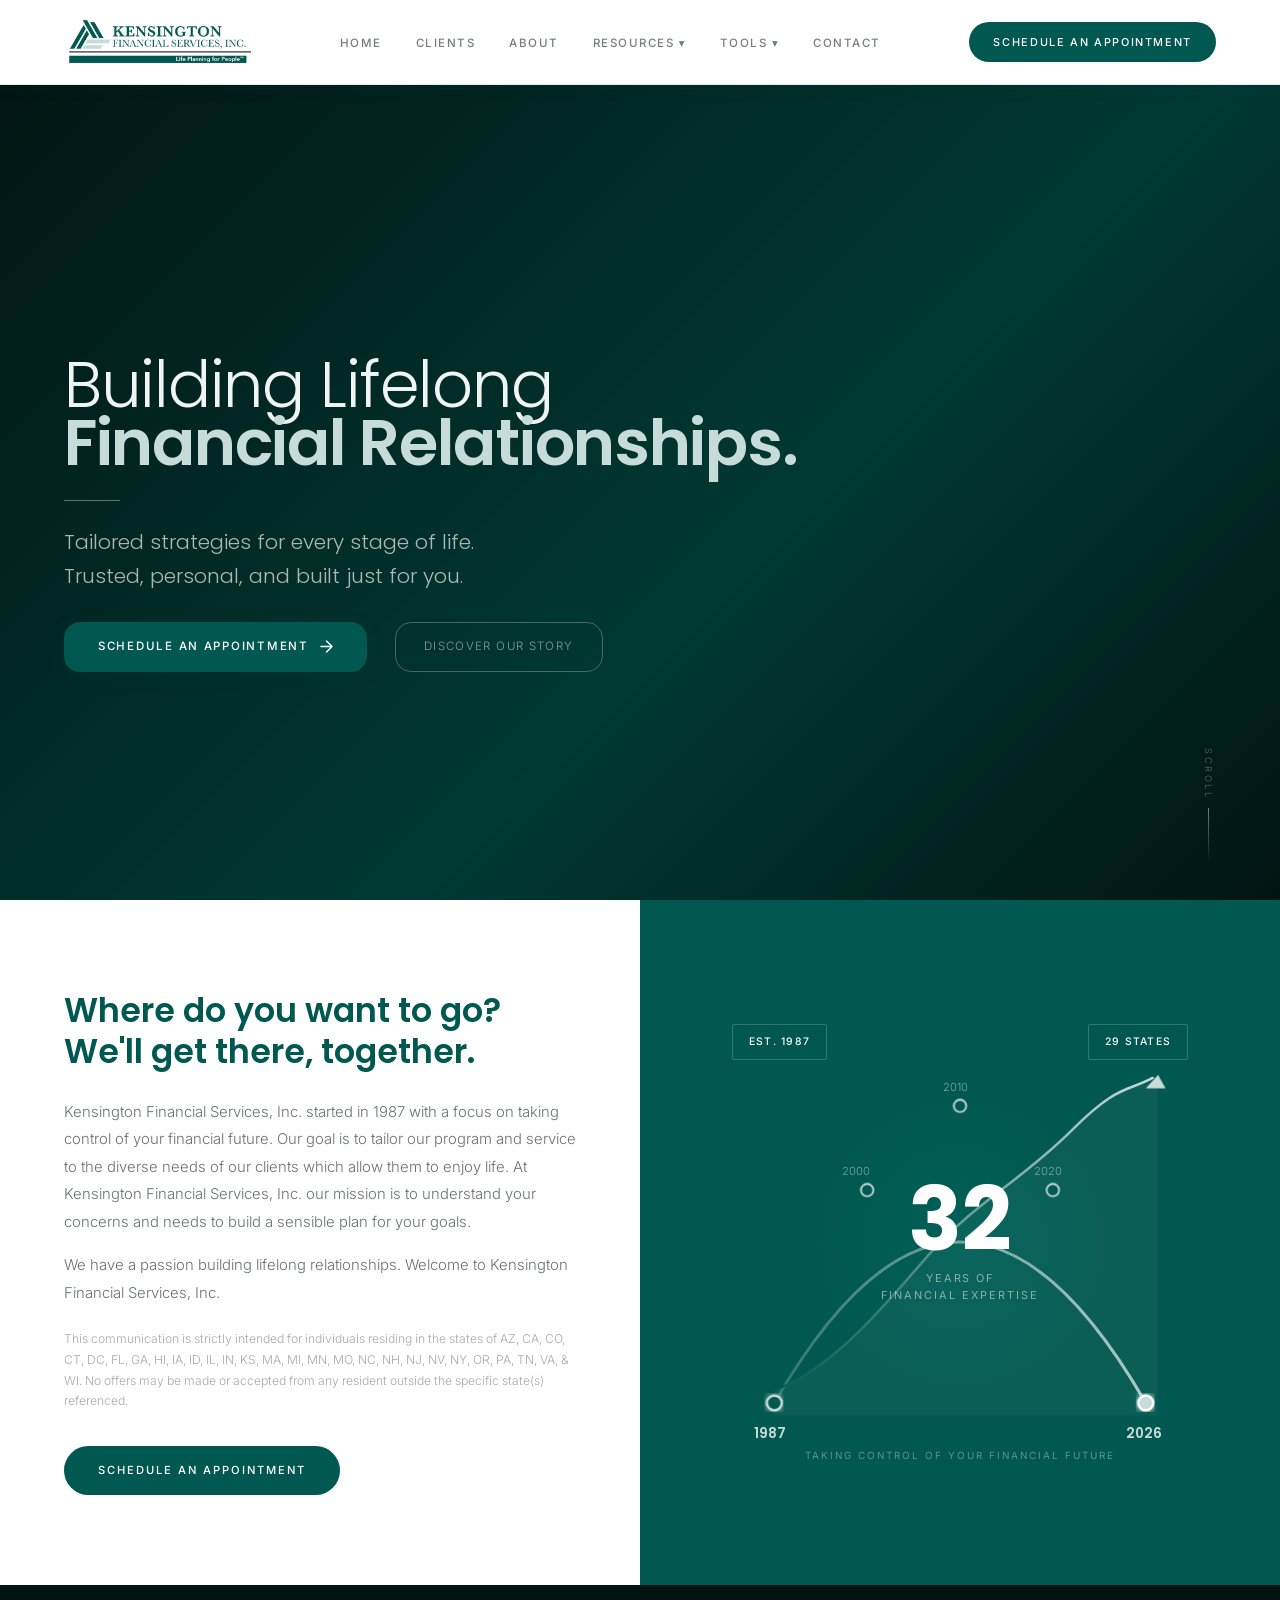
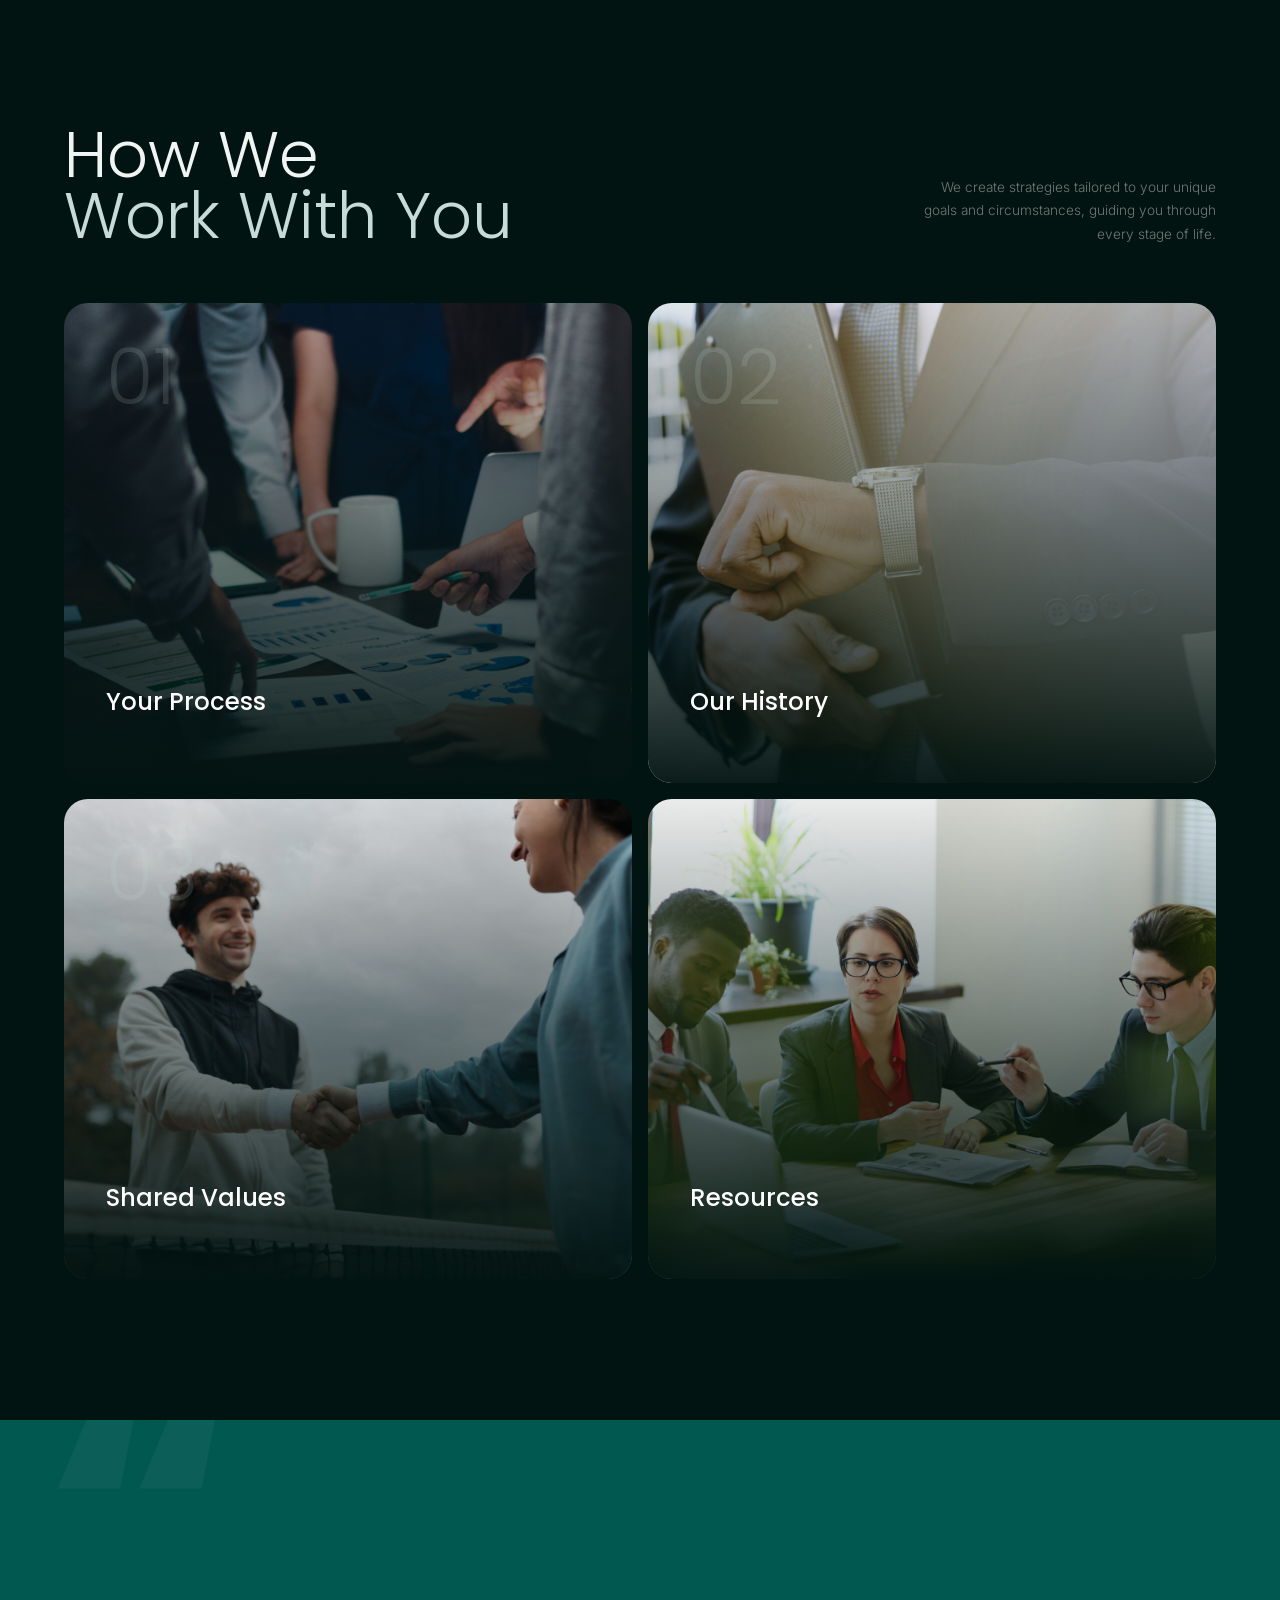
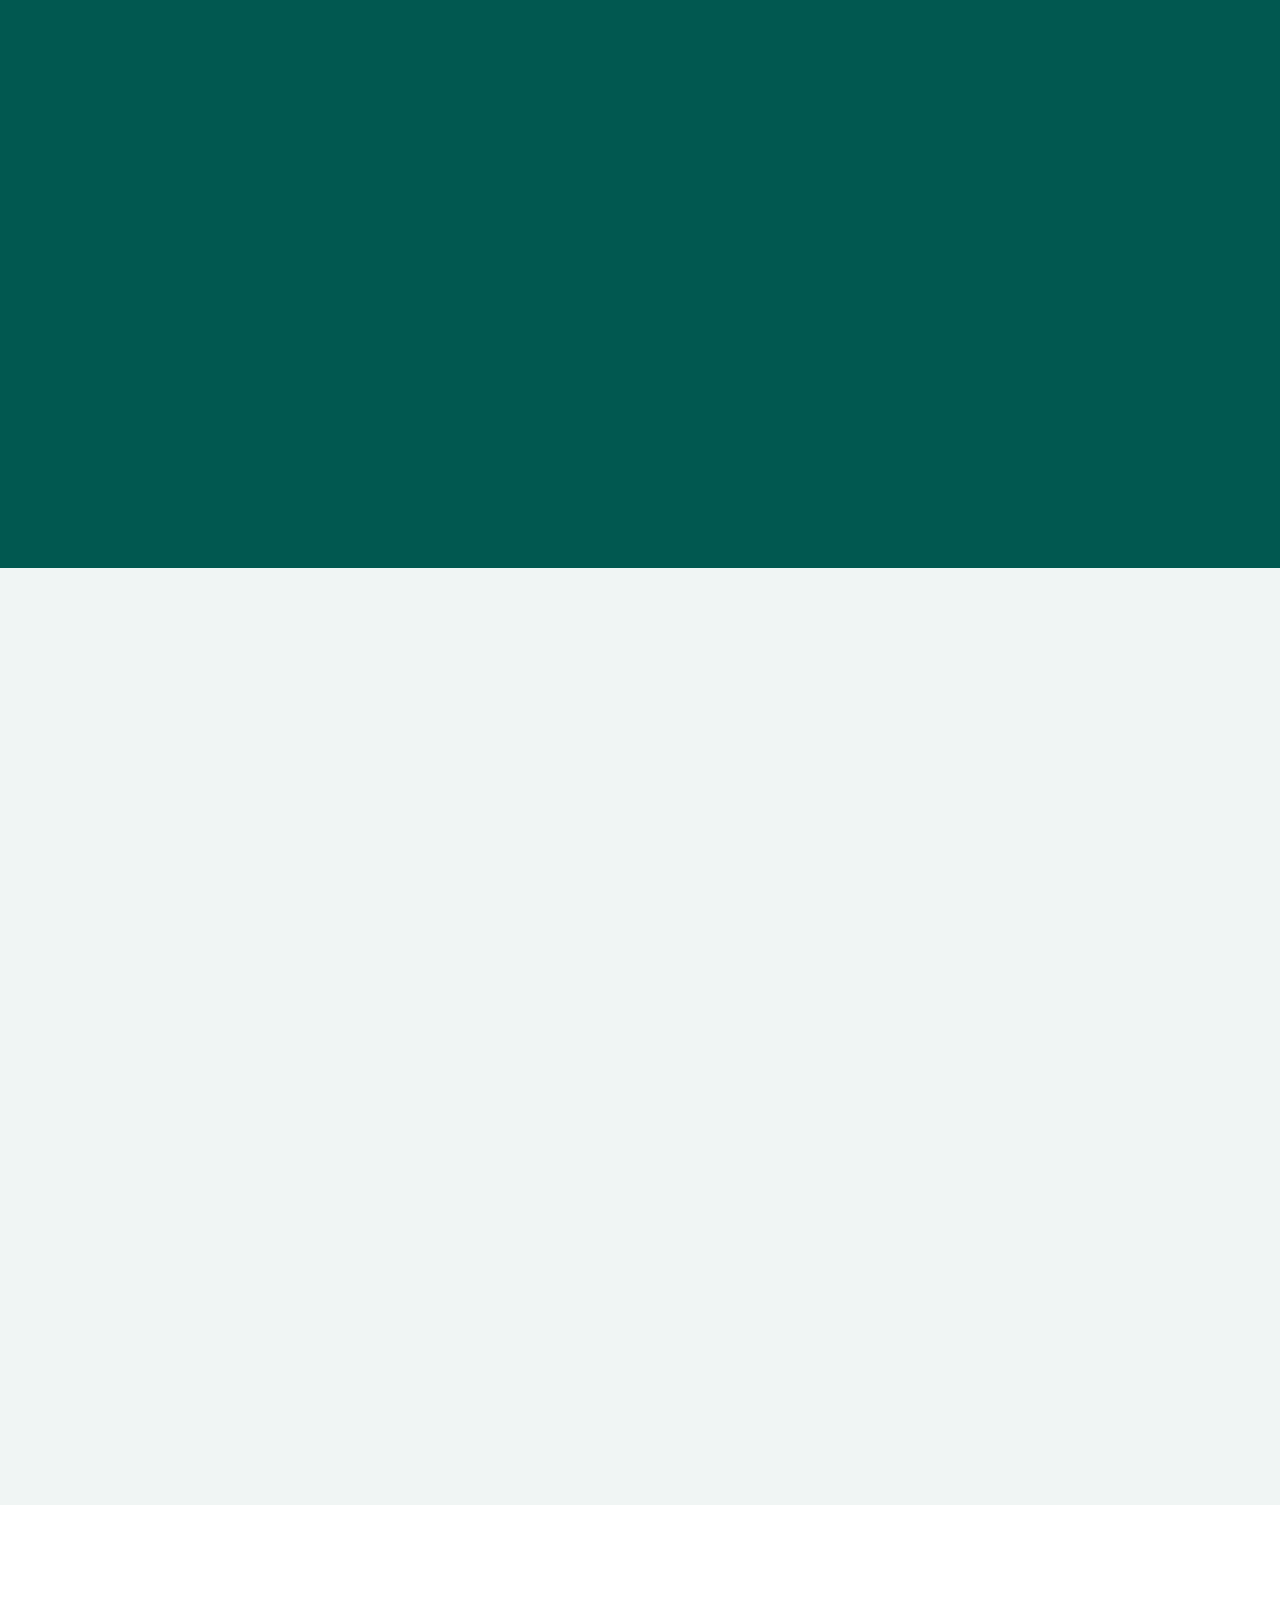
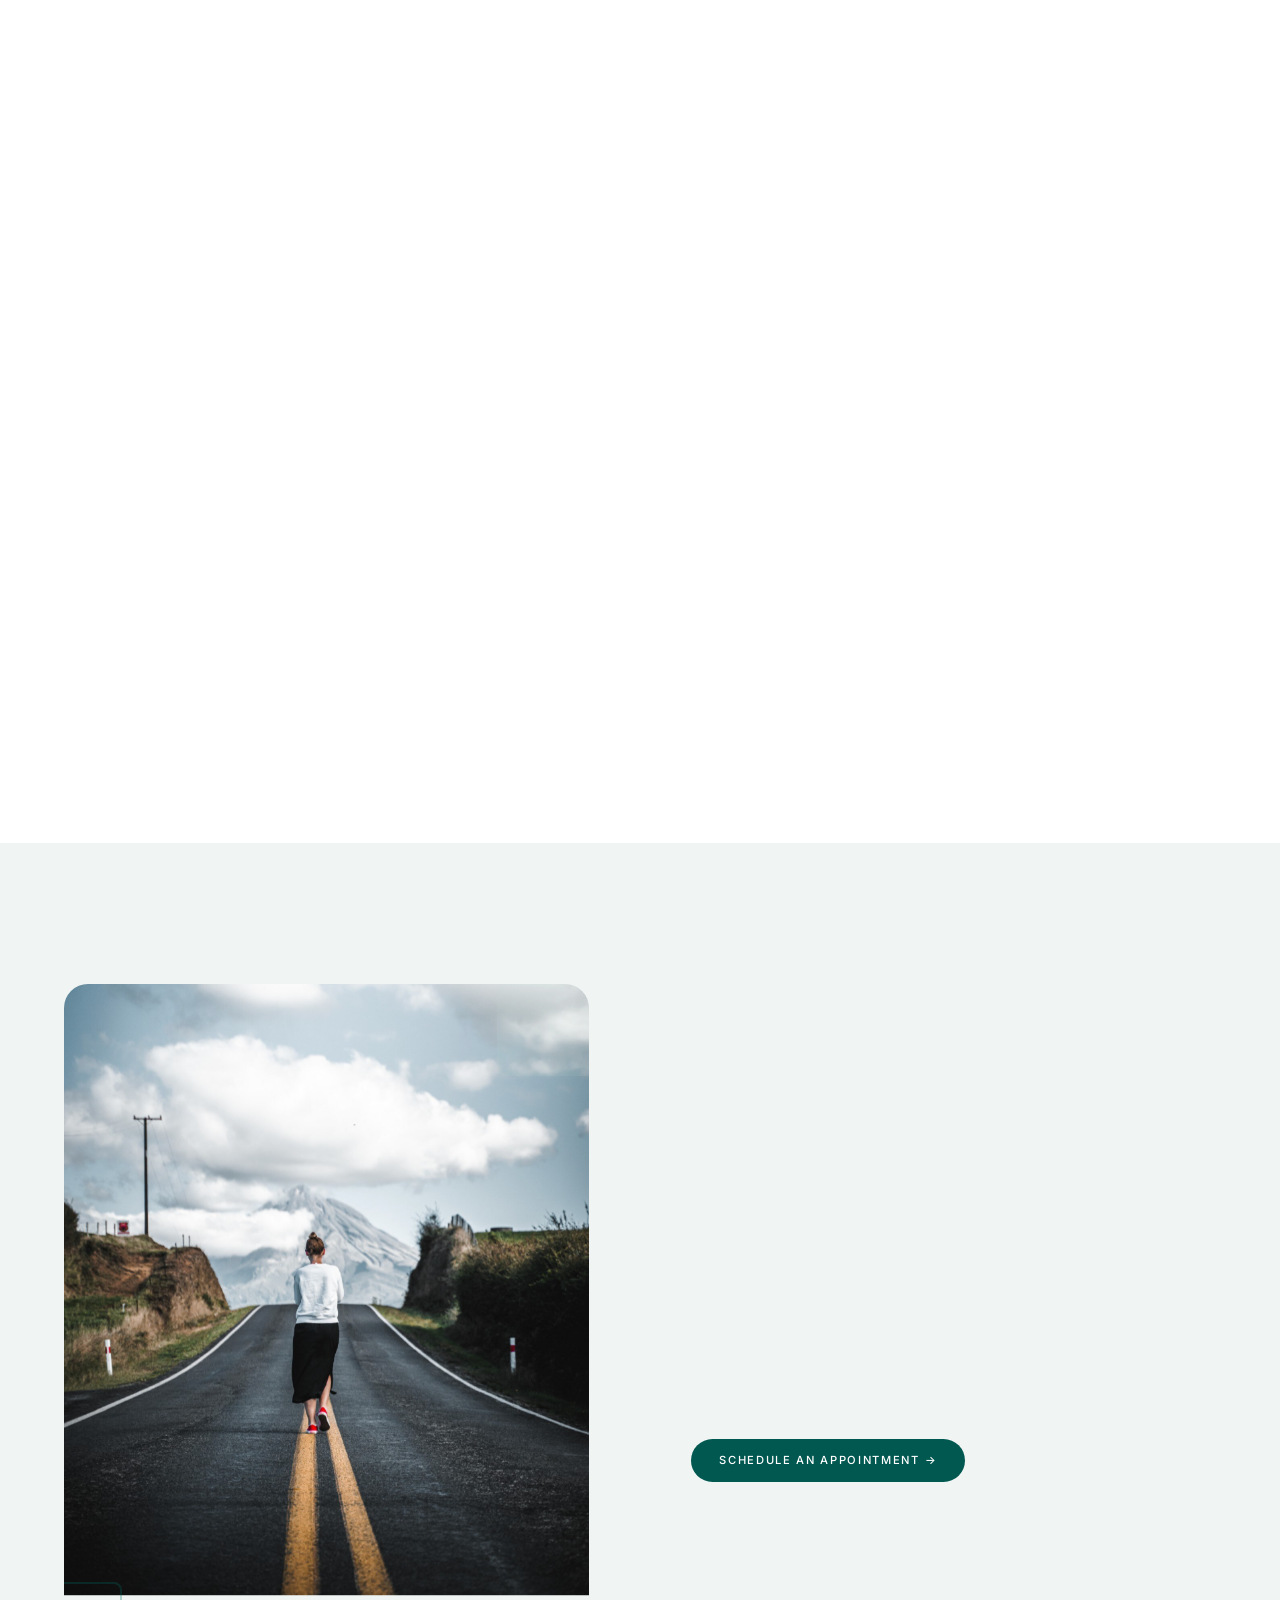
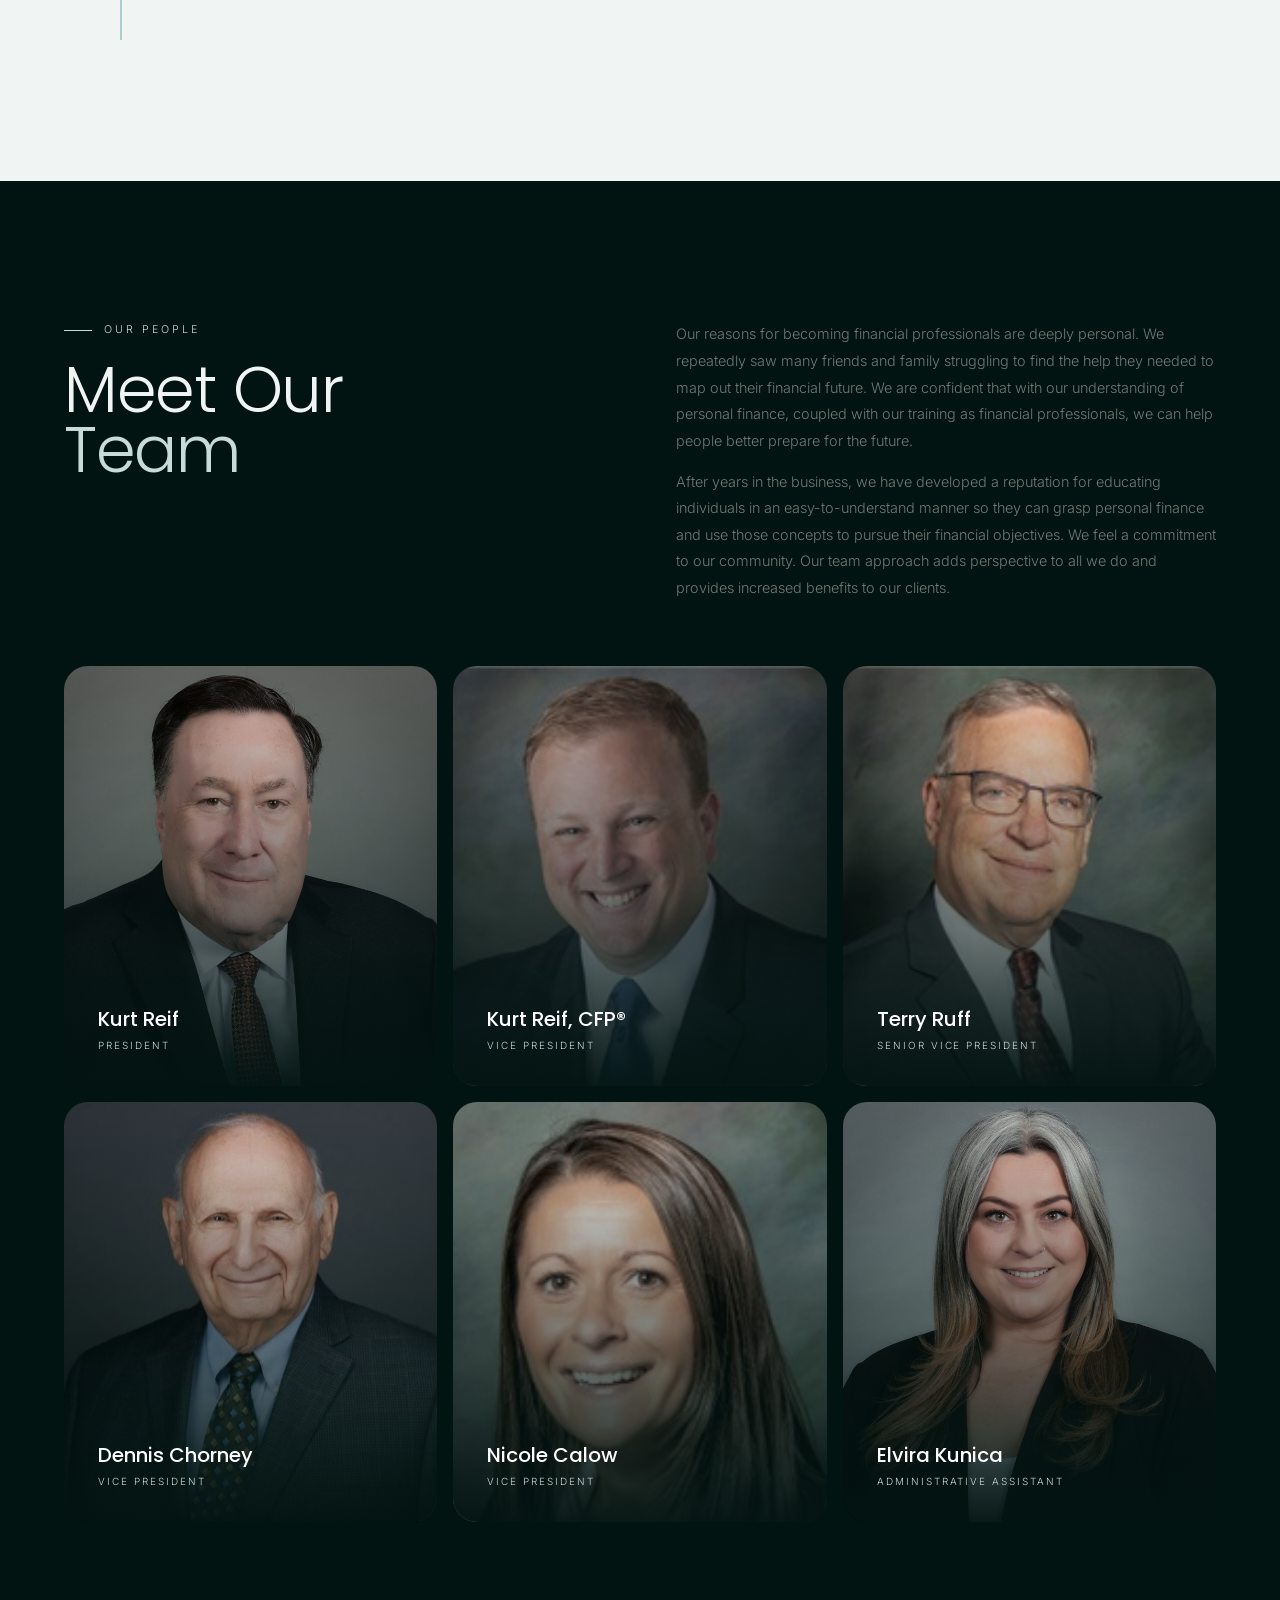
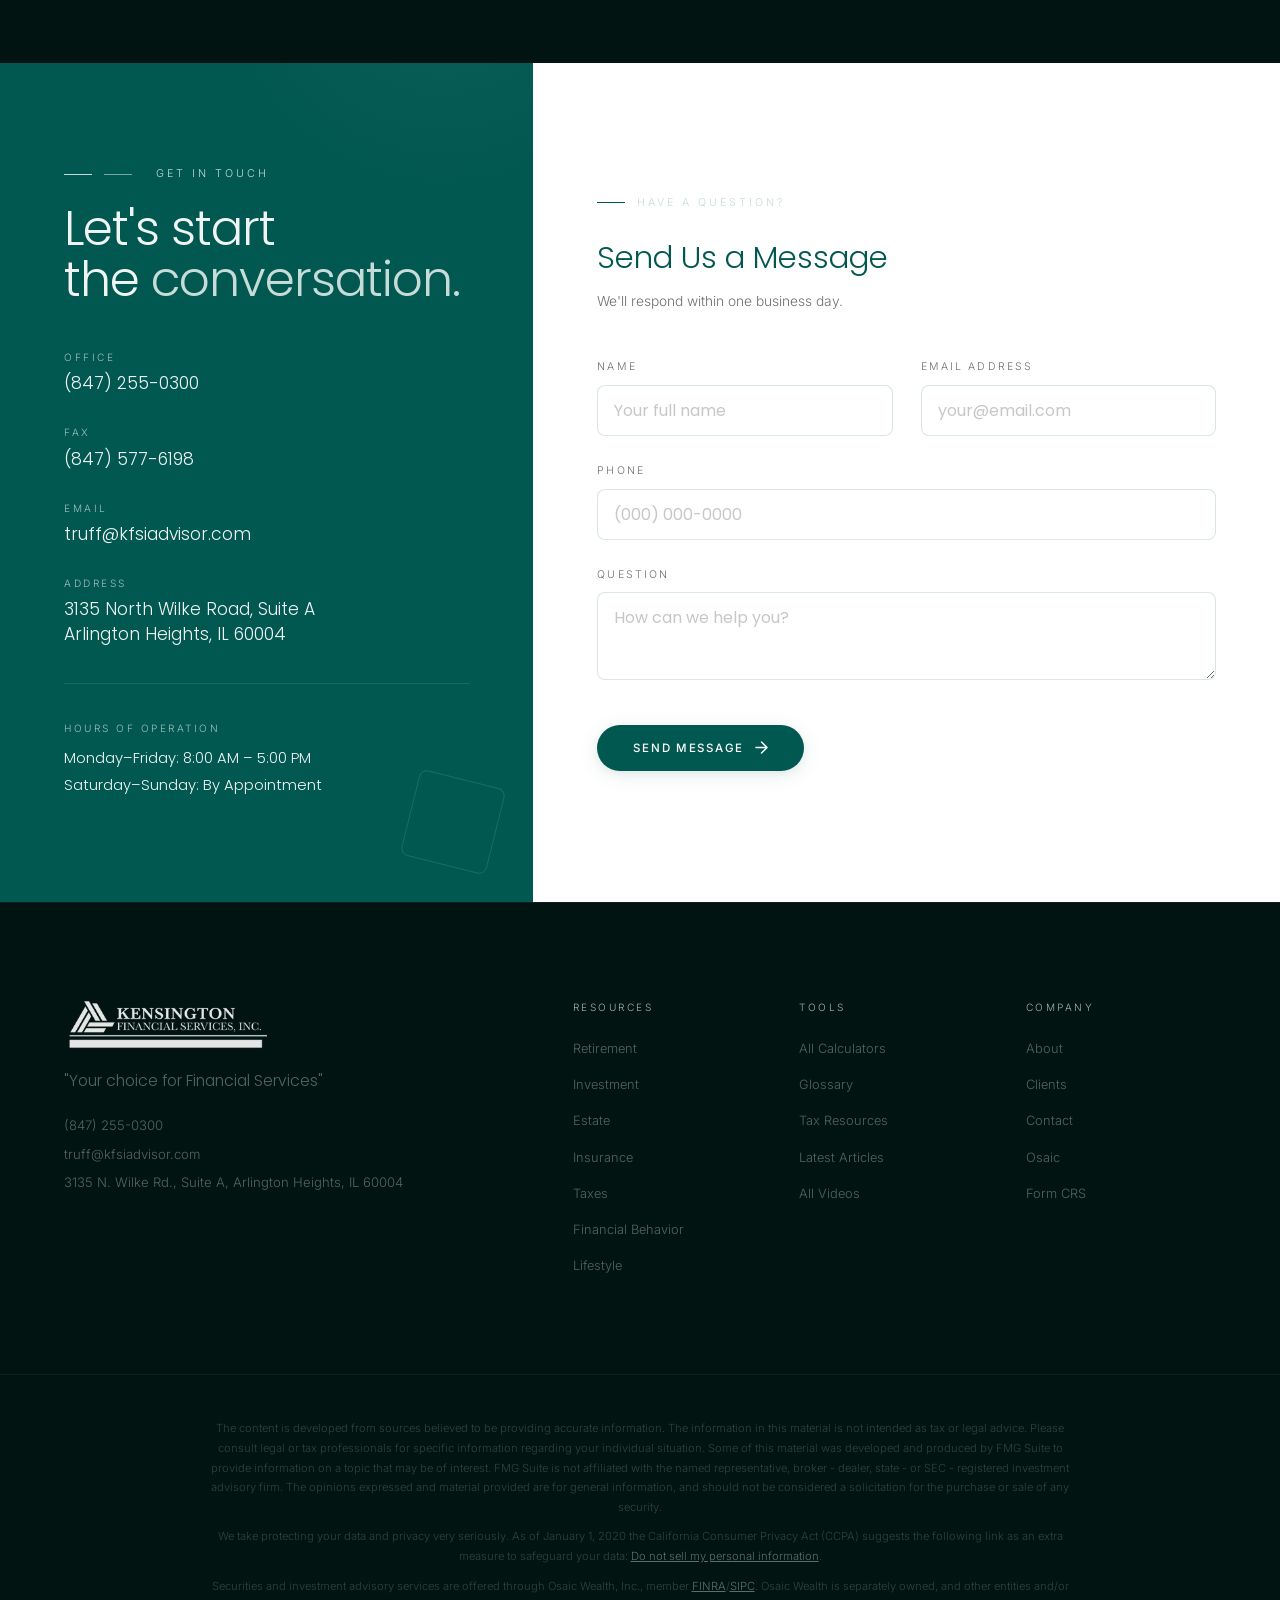
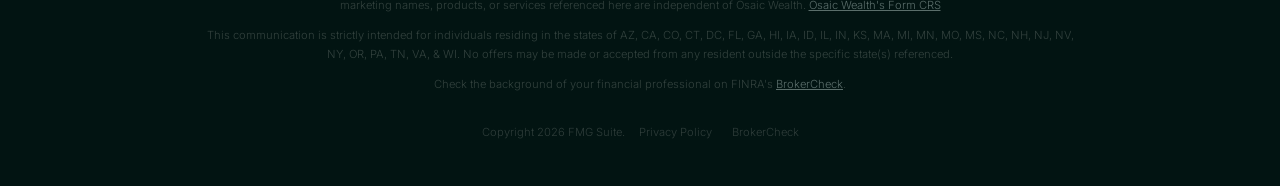
<file: index.html>
<!DOCTYPE html>
<html lang="en">
<head>
<meta charset="UTF-8">
<meta name="viewport" content="width=device-width, initial-scale=1.0">
<title>Kensington Financial Services, Inc. | Your Choice for Financial Services</title>
<link rel="preconnect" href="https://fonts.googleapis.com">
<link rel="preconnect" href="https://fonts.gstatic.com" crossorigin>
<link href="https://fonts.googleapis.com/css2?family=Poppins:wght@300;400;500;600;700&family=Inter:wght@300;400;500&display=swap" rel="stylesheet">
<link rel="stylesheet" href="styles.css">
</head>
<body>

<div id="prog"></div>

<!-- NAV -->
<nav class="nav" id="nav">
  <a href="index.html" class="nav-logo">
    <img src="logo.png" alt="Kensington Financial Services, Inc." style="height:48px;width:auto;display:block">
  </a>
  <ul class="nav-links">
    <li><a href="index.html">Home</a></li>
    <li><a href="clients.html">Clients</a></li>
    <li><a href="about.html">About</a></li>
    <li class="has-drop">
      <a href="resources.html">Resources &#9662;</a>
      <ul class="drop">
        <li><a href="resources.html">Lifestyle</a></li>
        <li><a href="resources.html">Investment</a></li>
        <li><a href="resources.html">Retirement</a></li>
        <li><a href="resources.html">Kensington Insurance</a></li>
        <li><a href="resources.html">Financial Behavior</a></li>
        <li><a href="resources.html">Estate</a></li>
        <li><a href="resources.html">Taxes</a></li>
      </ul>
    </li>
    <li class="has-drop">
      <a href="#">Tools &#9662;</a>
      <ul class="drop">
        <li><a href="#">Calculators</a></li>
        <li><a href="#">Glossary</a></li>
        <li><a href="#">Tax Resources</a></li>
      </ul>
    </li>
    <li><a href="contact.html">Contact</a></li>
  </ul>
  <a href="contact.html" class="nav-cta">Schedule an Appointment</a>
  <button class="hamburger" id="hbg" aria-label="Menu"><span></span><span></span><span></span></button>
</nav>

<!-- MOBILE MENU -->
<div class="mob-menu" id="mob">
  <a href="index.html" onclick="closeMob()">Home</a>
  <a href="clients.html" onclick="closeMob()">Clients</a>
  <a href="about.html" onclick="closeMob()">About</a>
  <a href="resources.html" onclick="closeMob()">Resources</a>
  <a href="contact.html" onclick="closeMob()">Contact</a>
  <a href="contact.html" onclick="closeMob()" class="btn-gold" style="margin-top:8px">Schedule an Appointment</a>
</div>

<!-- HERO -->
<section class="hero" id="home">
  <div class="hero-bg">
    <video class="hero-video" autoplay muted loop playsinline>
      <source src="0_Business_Meeting_Presentation_1280x672.mp4" type="video/mp4">
    </video>
  </div>
  <div class="hero-content">
    <h1 class="hero-h1">Building Lifelong<br><em>Financial Relationships.</em></h1>
    <div class="hero-rule"></div>
    <p class="hero-sub">Tailored strategies for every stage of life.<br>Trusted, personal, and built just for you.</p>
    <div class="hero-btns">
      <a href="contact.html" class="btn-gold">Schedule an Appointment <svg width="13" height="13" viewBox="0 0 14 14" fill="none"><path d="M1 7H13M7 1L13 7L7 13" stroke="currentColor" stroke-width="1.5" stroke-linecap="round" stroke-linejoin="round"/></svg></a>
      <a href="about.html" class="btn-ghost">Discover Our Story</a>
    </div>
  </div>
  <div class="hero-scroll-indicator"><span>Scroll</span><div class="scroll-line"></div></div>
</section>

<!-- ABOUT SPLIT -->
<section class="about-split" id="about">
  <div class="about-split-left slide-l">
    <h2 class="about-split-h2">Where do you want to go? We'll get there, together.</h2>
    <p class="about-split-body">Kensington Financial Services, Inc. started in 1987 with a focus on taking control of your financial future. Our goal is to tailor our program and service to the diverse needs of our clients which allow them to enjoy life. At Kensington Financial Services, Inc. our mission is to understand your concerns and needs to build a sensible plan for your goals.</p>
    <p class="about-split-body">We have a passion building lifelong relationships. Welcome to Kensington Financial Services, Inc.</p>
    <p class="about-split-disclaimer">This communication is strictly intended for individuals residing in the states of AZ, CA, CO, CT, DC, FL, GA, HI, IA, ID, IL, IN, KS, MA, MI, MN, MO, NC, NH, NJ, NV, NY, OR, PA, TN, VA, &amp; WI. No offers may be made or accepted from any resident outside the specific state(s) referenced.</p>
    <a href="contact.html" class="about-split-btn">Schedule an Appointment</a>
  </div>
  <div class="about-split-right slide-r">
    <div class="tl-wrap">

      <!-- Background glow -->
      <div class="tl-glow"></div>

      <!-- Main SVG: arc timeline 1987 → 2026 -->
      <svg class="tl-svg" viewBox="0 0 420 380" fill="none">
        <defs>
          <linearGradient id="arcGrad" x1="0%" y1="0%" x2="100%" y2="0%">
            <stop offset="0%" stop-color="rgba(199,219,216,.15)"/>
            <stop offset="100%" stop-color="rgba(199,219,216,.85)"/>
          </linearGradient>
          <linearGradient id="lineGrad" x1="0%" y1="100%" x2="100%" y2="0%">
            <stop offset="0%" stop-color="#015850"/>
            <stop offset="100%" stop-color="#C7DBD8"/>
          </linearGradient>
          <filter id="glow">
            <feGaussianBlur stdDeviation="3" result="blur"/>
            <feMerge><feMergeNode in="blur"/><feMergeNode in="SourceGraphic"/></feMerge>
          </filter>
        </defs>

        <!-- Track arc (full, faint) -->
        <path d="M 60 320 Q 210 60 360 320" stroke="rgba(199,219,216,.1)" stroke-width="2" fill="none"/>

        <!-- Animated progress arc -->
        <path d="M 60 320 Q 210 60 360 320" stroke="url(#arcGrad)" stroke-width="2.5"
          fill="none" stroke-linecap="round"
          stroke-dasharray="550" stroke-dashoffset="550"
          class="tl-arc-path"/>

        <!-- Growth curve (rising line from bottom-left to top-right) -->
        <path d="M 60 310 C 110 290 150 240 185 200 S 260 140 300 100 S 345 70 370 55"
          stroke="url(#lineGrad)" stroke-width="2" fill="none" stroke-linecap="round"
          stroke-dasharray="400" stroke-dashoffset="400"
          class="tl-growth-path"/>

        <!-- Gradient fill under growth curve -->
        <path d="M 60 310 C 110 290 150 240 185 200 S 260 140 300 100 S 345 70 370 55 L 370 330 L 60 330 Z"
          fill="rgba(199,219,216,.05)" class="tl-fill"/>

        <!-- Milestone dots on arc -->
        <circle cx="60"  cy="320" r="6" fill="#015850" stroke="#C7DBD8" stroke-width="2" class="tl-dot" style="--dd:0.3s" filter="url(#glow)"/>
        <circle cx="135" cy="148" r="5" fill="#015850" stroke="#C7DBD8" stroke-width="1.5" class="tl-dot" style="--dd:0.9s"/>
        <circle cx="210" cy="80"  r="5" fill="#015850" stroke="#C7DBD8" stroke-width="1.5" class="tl-dot" style="--dd:1.4s"/>
        <circle cx="285" cy="148" r="5" fill="#015850" stroke="#C7DBD8" stroke-width="1.5" class="tl-dot" style="--dd:1.9s"/>
        <circle cx="360" cy="320" r="6" fill="#C7DBD8" stroke="#fff" stroke-width="2" class="tl-dot" style="--dd:2.4s" filter="url(#glow)"/>

        <!-- Milestone year labels -->
        <text x="44"  y="348" font-family="Poppins,sans-serif" font-size="11" font-weight="600" fill="#C7DBD8" class="tl-label" style="--dd:0.5s">1987</text>
        <text x="115" y="136" font-family="Inter,sans-serif"   font-size="9"  fill="rgba(199,219,216,.6)" class="tl-label" style="--dd:1.1s">2000</text>
        <text x="196" y="68"  font-family="Inter,sans-serif"   font-size="9"  fill="rgba(199,219,216,.6)" class="tl-label" style="--dd:1.6s">2010</text>
        <text x="270" y="136" font-family="Inter,sans-serif"   font-size="9"  fill="rgba(199,219,216,.6)" class="tl-label" style="--dd:2.1s">2020</text>
        <text x="344" y="348" font-family="Poppins,sans-serif" font-size="11" font-weight="600" fill="#C7DBD8" class="tl-label" style="--dd:2.6s">2026</text>

        <!-- Arrow head at end of growth line -->
        <polygon points="370,55 360,66 376,66" fill="#C7DBD8" class="tl-arrow"/>
      </svg>

      <!-- Center headline card -->
      <div class="tl-center">
        <div class="tl-years-num">38</div>
        <div class="tl-years-label">Years of<br>Financial Expertise</div>
      </div>

      <!-- Bottom tagline -->
      <div class="tl-tagline">Taking Control of Your Financial Future</div>

      <!-- Floating stat chips -->
      <div class="tl-chip tl-chip-a">Est. 1987</div>
      <div class="tl-chip tl-chip-b">29 States</div>
    </div>
  </div>
</section>

<!-- PILLARS -->
<section class="pillars" id="services">
  <div class="pillars-head">
    <h2 class="pillars-title a">How We<br><em>Work With You</em></h2>
    <p class="pillars-desc a d2">We create strategies tailored to your unique goals and circumstances, guiding you through every stage of life.</p>
  </div>
  <div class="pw-grid">

    <!-- 01 Your Process -->
    <a href="process.html" class="pw-card a d1">
      <div class="pw-bg" style="background-image:url('process-bg.jpg')"></div>
      <div class="pw-overlay"></div>
      <span class="pw-num">01</span>
      <div class="pw-bottom">
        <h3 class="pw-title">Your Process</h3>
        <p class="pw-text">We create strategies tailored to your goals.</p>
        <span class="pw-link">Learn more <span class="pw-arrow">&rarr;</span></span>
      </div>
    </a>

    <!-- 02 Our History -->
    <a href="about.html" class="pw-card a d2">
      <div class="pw-bg" style="background-image:url('history-bg.jpg')"></div>
      <div class="pw-overlay"></div>
      <span class="pw-num">02</span>
      <div class="pw-bottom">
        <h3 class="pw-title">Our History</h3>
        <p class="pw-text">We're prepared to guide you through life's transitions.</p>
        <span class="pw-link">Learn more <span class="pw-arrow">&rarr;</span></span>
      </div>
    </a>

    <!-- 03 Shared Values -->
    <a href="about.html" class="pw-card a d3">
      <div class="pw-bg" style="background-image:url('values-bg.jpg')"></div>
      <div class="pw-overlay"></div>
      <span class="pw-num">03</span>
      <div class="pw-bottom">
        <h3 class="pw-title">Shared Values</h3>
        <p class="pw-text">We operate our business with ethics and integrity.</p>
        <span class="pw-link">Learn more <span class="pw-arrow">&rarr;</span></span>
      </div>
    </a>

    <!-- 04 Resources -->
    <a href="resources.html" class="pw-card a d4">
      <div class="pw-bg" style="background-image:url('resources-bg.jpg')"></div>
      <div class="pw-overlay"></div>
      <span class="pw-num">04</span>
      <div class="pw-bottom">
        <h3 class="pw-title">Resources</h3>
        <p class="pw-text">Let's talk about your investment strategies.</p>
        <span class="pw-link">Learn more <span class="pw-arrow">&rarr;</span></span>
      </div>
    </a>

  </div>
</section>

<!-- QUOTE -->
<section class="quote">
  <div class="quote-inner scale-up">
    <div class="quote-rule a"></div>
    <blockquote class="quote-text a d1">"An investment in knowledge pays the best interest."</blockquote>
    <p class="quote-by a d2">&mdash; Benjamin Franklin</p>
  </div>
</section>

<!-- ABOUT: FAMILY -->
<section class="split">
  <div class="split-inner">
    <div class="split-visual slide-l">
      <div class="split-photo" style="background-image:url('family-bg.jpg')"></div>
      <div class="split-accent" style="background:var(--gold)"></div>
      <div class="split-accent2"></div>
    </div>
    <div class="split-content">
      <div class="section-label a d1">Welcome to the Family</div>
      <h2 class="split-h2 a d2">You're part of<br>the <em>family.</em></h2>
      <p class="split-body a d3">When you work with Kensington Financial Services, Inc., you're part of the family. Our team of professionals has years of experience in financial services. We can help you address your needs today and for many years to come.</p>
      <a href="team.html" class="split-link a d4">Meet our team &rarr;</a>
    </div>
  </div>
</section>

<!-- ABOUT: GOALS -->
<section class="split">
  <div class="split-inner rev">
    <div class="split-visual slide-r">
      <div class="split-photo" style="background-image:url('goals-bg.jpg')"></div>
      <div class="split-accent" style="top:auto;right:auto;bottom:-18px;left:-18px;background:var(--navy)"></div>
      <div class="split-accent2" style="bottom:auto;left:auto;top:-14px;right:-14px"></div>
    </div>
    <div class="split-content">
      <div class="section-label a d1">Our Commitment</div>
      <h2 class="split-h2 a d2">Your goals are<br><em>our goals.</em></h2>
      <p class="split-body a d3">Our team works hand-in-hand with you, always acting in your best interest, with all your goals and dreams firmly in mind.</p>
      <a href="contact.html" class="split-link a d4">Start the conversation &rarr;</a>
    </div>
  </div>
</section>

<!-- ABOUT: JOURNEY -->
<section class="split">
  <div class="split-inner">
    <div class="split-visual slide-l">
      <div class="split-photo" style="background-image:url('journey-bg.jpg');background-position:center center"></div>
      <div class="split-accent" style="background:var(--gold);opacity:.1"></div>
      <div class="split-accent2"></div>
    </div>
    <div class="split-content">
      <div class="section-label a d1">The Journey</div>
      <h2 class="split-h2 a d2">We go with you,<br>wherever the <em>road</em><br>of life takes you.</h2>
      <p class="split-body a d3">We'll work with you to explore the choices you may have already heard about and determine which ones fit your individual strategy.</p>
      <a href="contact.html" class="split-link a d4">Schedule an appointment &rarr;</a>
    </div>
  </div>
</section>

<!-- TEAM -->
<section class="team" id="team">
  <div class="team-intro">
    <div class="slide-l">
      <div class="section-label a">Our People</div>
      <h2 class="team-h2 a d1">Meet Our<br><em>Team</em></h2>
    </div>
    <div class="slide-r">
      <p class="team-intro-body a d2">Our reasons for becoming financial professionals are deeply personal. We repeatedly saw many friends and family struggling to find the help they needed to map out their financial future. We are confident that with our understanding of personal finance, coupled with our training as financial professionals, we can help people better prepare for the future.</p>
      <p class="team-intro-body a d3" style="margin-top:14px">After years in the business, we have developed a reputation for educating individuals in an easy-to-understand manner so they can grasp personal finance and use those concepts to pursue their financial objectives. We feel a commitment to our community. Our team approach adds perspective to all we do and provides increased benefits to our clients.</p>
    </div>
  </div>
  <div class="tm-grid">

    <div class="tm-card a d1">
      <div class="tm-photo" style="background-image:url('team-kurt.jpg')"></div>
      <div class="tm-overlay"></div>
      <div class="tm-body">
        <div class="tm-name">Kurt Reif</div>
        <div class="tm-role">President</div>
        <div class="tm-contacts">
          <a href="tel:8472550300">(847) 255-0300 ext. 24</a>
          <a href="mailto:kreif@kfsiadvisor.com">kreif@kfsiadvisor.com</a>
        </div>
      </div>
    </div>

    <div class="tm-card a d2">
      <div class="tm-photo" style="background-image:url('team-kurt2.jpg')"></div>
      <div class="tm-overlay"></div>
      <div class="tm-body">
        <div class="tm-name">Kurt Reif, CFP&reg;</div>
        <div class="tm-role">Vice President</div>
        <div class="tm-contacts">
          <a href="tel:8472552534">(847) 255-2534</a>
          <a href="mailto:kurt@kfsiadvisor.com">kurt@kfsiadvisor.com</a>
        </div>
      </div>
    </div>

    <div class="tm-card a d3">
      <div class="tm-photo" style="background-image:url('team-terry.jpg')"></div>
      <div class="tm-overlay"></div>
      <div class="tm-body">
        <div class="tm-name">Terry Ruff</div>
        <div class="tm-role">Senior Vice President</div>
        <div class="tm-contacts">
          <a href="tel:8472550301">(847) 255-0301</a>
          <a href="mailto:truff@kfsiadvisor.com">truff@kfsiadvisor.com</a>
        </div>
      </div>
    </div>

    <div class="tm-card a d1">
      <div class="tm-photo" style="background-image:url('team-dennis.jpg')"></div>
      <div class="tm-overlay"></div>
      <div class="tm-body">
        <div class="tm-name">Dennis Chorney</div>
        <div class="tm-role">Vice President</div>
        <div class="tm-contacts">
          <a href="tel:8472552122">(847) 255-2122</a>
          <a href="mailto:dchorney@kfsiadvisor.com">dchorney@kfsiadvisor.com</a>
        </div>
      </div>
    </div>

    <div class="tm-card a d2">
      <div class="tm-photo" style="background-image:url('team-nicole.jpg')"></div>
      <div class="tm-overlay"></div>
      <div class="tm-body">
        <div class="tm-name">Nicole Calow</div>
        <div class="tm-role">Vice President</div>
        <div class="tm-contacts">
          <a href="tel:8472550302">(847) 255-0302</a>
          <a href="mailto:ncalow@kfsiadvisor.com">ncalow@kfsiadvisor.com</a>
        </div>
      </div>
    </div>

    <div class="tm-card a d3">
      <div class="tm-photo" style="background-image:url('team-elvira.jpg')"></div>
      <div class="tm-overlay"></div>
      <div class="tm-body">
        <div class="tm-name">Elvira Kunica</div>
        <div class="tm-role">Administrative Assistant</div>
        <div class="tm-contacts">
          <a href="tel:8478077016">847-807-7016</a>
          <a href="mailto:ekunica@kfsiadvisor.com">ekunica@kfsiadvisor.com</a>
        </div>
      </div>
    </div>

  </div>
</section>

<!-- RESOURCES -->
<section class="resources" id="resources" style="display:none">
  <div class="res-head">
    <div>
      <div class="section-label a" style="color:var(--navy)"><span style="display:inline-block;width:28px;height:1px;background:var(--navy);margin-right:12px;vertical-align:middle"></span>Knowledge Hub</div>
      <h2 class="res-h2 a d1">Resources &amp;<br><em>Insights</em></h2>
    </div>
    <div class="res-cats a d2">
      <button class="cat on">All</button>
      <button class="cat">Lifestyle</button>
      <button class="cat">Investment</button>
      <button class="cat">Retirement</button>
      <button class="cat">Estate</button>
      <button class="cat">Taxes</button>
    </div>
  </div>
  <div class="res-grid">
    <div class="res-feat a">
      <div class="res-feat-bg"></div>
      <div class="res-feat-orb"></div>
      <div class="res-feat-content">
        <div class="res-tag">Investment Strategies</div>
        <h3 class="res-feat-title">Let's talk about your investment strategies.</h3>
        <p class="res-feat-desc">Explore our comprehensive library of financial resources designed to help you make informed decisions about your financial future.</p>
        <a href="resources.html" class="res-link">Explore Resources &rarr;</a>
      </div>
    </div>
    <div class="res-card a d1">
      <div>
        <div class="res-tag">Retirement</div>
        <h4 class="res-card-title">Planning for Retirement</h4>
        <p class="res-card-body">Comprehensive strategies to help you prepare for life's most important financial milestone.</p>
      </div>
      <a href="resources.html" class="res-link" style="color:var(--navy)">Read More &rarr;</a>
    </div>
    <div class="res-card a d2">
      <div>
        <div class="res-tag">Lifestyle</div>
        <h4 class="res-card-title">Financial Wellness &amp; Lifestyle</h4>
        <p class="res-card-body">Insights into how financial planning supports the life you want to live today and tomorrow.</p>
      </div>
      <a href="resources.html" class="res-link" style="color:var(--navy)">Read More &rarr;</a>
    </div>
  </div>
  <div class="res-cats-mini">
    <div class="res-mini a d1">
      <div><div class="res-tag">Insurance</div><div class="res-mini-title">Kensington Insurance</div></div>
      <a href="resources.html" class="res-link" style="color:var(--navy);font-size:.65rem">Explore &rarr;</a>
    </div>
    <div class="res-mini a d2">
      <div><div class="res-tag">Behavior</div><div class="res-mini-title">Financial Behavior</div></div>
      <a href="resources.html" class="res-link" style="color:var(--navy);font-size:.65rem">Explore &rarr;</a>
    </div>
    <div class="res-mini a d3">
      <div><div class="res-tag">Estate</div><div class="res-mini-title">Estate Planning</div></div>
      <a href="resources.html" class="res-link" style="color:var(--navy);font-size:.65rem">Explore &rarr;</a>
    </div>
    <div class="res-mini a d4">
      <div><div class="res-tag">Taxes</div><div class="res-mini-title">Tax Resources</div></div>
      <a href="resources.html" class="res-link" style="color:var(--navy);font-size:.65rem">Explore &rarr;</a>
    </div>
  </div>
</section>

<!-- CONTACT -->
<section class="contact" id="contact">
  <div class="contact-l">
    <div class="contact-l-content">
      <div class="section-label a" style="color:var(--gold)"><span style="display:inline-block;width:28px;height:1px;background:var(--gold);opacity:.6;margin-right:12px;vertical-align:middle"></span>Get In Touch</div>
      <h2 class="contact-h2 a d1">Let's start<br>the <em>conversation.</em></h2>
      <div class="contact-details a d2">
        <div>
          <div class="cd-label">Office</div>
          <div class="cd-val"><a href="tel:8472550300">(847) 255-0300</a></div>
        </div>
        <div>
          <div class="cd-label">Fax</div>
          <div class="cd-val">(847) 577-6198</div>
        </div>
        <div>
          <div class="cd-label">Email</div>
          <div class="cd-val"><a href="mailto:truff@kfsiadvisor.com">truff@kfsiadvisor.com</a></div>
        </div>
        <div>
          <div class="cd-label">Address</div>
          <div class="cd-val">3135 North Wilke Road, Suite A<br>Arlington Heights, IL 60004</div>
        </div>
      </div>
      <div class="contact-hours a d3">
        <div class="cd-label">Hours of Operation</div>
        <div class="cd-val" style="font-size:.92rem;margin-top:8px;line-height:1.85">
          Monday&ndash;Friday: 8:00 AM &ndash; 5:00 PM<br>
          Saturday&ndash;Sunday: By Appointment
        </div>
      </div>
    </div>
    <div class="contact-geo"></div>
  </div>
  <div class="contact-r">
    <div class="section-label a" style="color:var(--gold)">Have A Question?</div>
    <h3 class="contact-r-h3 a d1">Send Us a Message</h3>
    <p class="contact-r-sub a d2">We'll respond within one business day.</p>
    <form id="cform" class="a d3">
      <div class="frow">
        <div class="fg"><label>Name</label><input type="text" class="fi" placeholder="Your full name"></div>
        <div class="fg"><label>Email Address</label><input type="email" class="fi" placeholder="your@email.com"></div>
      </div>
      <div class="fg"><label>Phone</label><input type="tel" class="fi" placeholder="(000) 000-0000"></div>
      <div class="fg"><label>Question</label><textarea class="fi ta" placeholder="How can we help you?"></textarea></div>
      <button type="submit" class="fsub">Send Message <svg width="13" height="13" viewBox="0 0 14 14" fill="none"><path d="M1 7H13M7 1L13 7L7 13" stroke="currentColor" stroke-width="1.5" stroke-linecap="round" stroke-linejoin="round"/></svg></button>
    </form>
  </div>
</section>

<!-- FOOTER -->
<footer class="footer">
  <div class="footer-main">
    <div>
      <div class="footer-logo"><img src="logo.png" alt="Kensington Financial Services, Inc." class="footer-logo-img"></div>
      <p class="footer-tag">"Your choice for Financial Services"</p>
      <div class="footer-mini">
        <a href="tel:8472550300">(847) 255-0300</a>
        <a href="mailto:truff@kfsiadvisor.com">truff@kfsiadvisor.com</a>
        <a href="#">3135 N. Wilke Rd., Suite A, Arlington Heights, IL 60004</a>
      </div>
    </div>
    <div class="footer-cols">
      <div>
        <div class="fc-title">Resources</div>
        <ul class="fc-links">
          <li><a href="resources.html">Retirement</a></li>
          <li><a href="resources.html">Investment</a></li>
          <li><a href="resources.html">Estate</a></li>
          <li><a href="resources.html">Insurance</a></li>
          <li><a href="resources.html">Taxes</a></li>
          <li><a href="resources.html">Financial Behavior</a></li>
          <li><a href="resources.html">Lifestyle</a></li>
        </ul>
      </div>
      <div>
        <div class="fc-title">Tools</div>
        <ul class="fc-links">
          <li><a href="#">All Calculators</a></li>
          <li><a href="#">Glossary</a></li>
          <li><a href="#">Tax Resources</a></li>
          <li><a href="#">Latest Articles</a></li>
          <li><a href="#">All Videos</a></li>
        </ul>
      </div>
      <div>
        <div class="fc-title">Company</div>
        <ul class="fc-links">
          <li><a href="about.html">About</a></li>
          <li><a href="clients.html">Clients</a></li>
          <li><a href="contact.html">Contact</a></li>
          <li><a href="#">Osaic</a></li>
          <li><a href="#">Form CRS</a></li>
        </ul>
      </div>
    </div>
  </div>
  <hr class="footer-hr">
  <div class="footer-bottom">
    <div class="footer-disc">
      <p>The content is developed from sources believed to be providing accurate information. The information in this material is not intended as tax or legal advice. Please consult legal or tax professionals for specific information regarding your individual situation. Some of this material was developed and produced by FMG Suite to provide information on a topic that may be of interest. FMG Suite is not affiliated with the named representative, broker - dealer, state - or SEC - registered investment advisory firm. The opinions expressed and material provided are for general information, and should not be considered a solicitation for the purchase or sale of any security.</p>
      <p>We take protecting your data and privacy very seriously. As of January 1, 2020 the California Consumer Privacy Act (CCPA) suggests the following link as an extra measure to safeguard your data: <a href="#">Do not sell my personal information</a>.</p>
      <p>Securities and investment advisory services are offered through Osaic Wealth, Inc., member <a href="#">FINRA</a>/<a href="#">SIPC</a>. Osaic Wealth is separately owned, and other entities and/or marketing names, products, or services referenced here are independent of Osaic Wealth. <a href="#">Osaic Wealth's Form CRS</a></p>
      <p>This communication is strictly intended for individuals residing in the states of AZ, CA, CO, CT, DC, FL, GA, HI, IA, ID, IL, IN, KS, MA, MI, MN, MO, MS, NC, NH, NJ, NV, NY, OR, PA, TN, VA, &amp; WI. No offers may be made or accepted from any resident outside the specific state(s) referenced.</p>
      <p>Check the background of your financial professional on FINRA's <a href="#">BrokerCheck</a>.</p>
    </div>
    <div class="footer-legal">
      <div class="footer-cr">Copyright 2026 FMG Suite.</div>
      <div class="footer-legal-links">
        <a href="#">Privacy Policy</a>
        <a href="#">BrokerCheck</a>
      </div>
    </div>
  </div>
</footer>

<script src="main.js"></script>
</body>
</html>
</file>
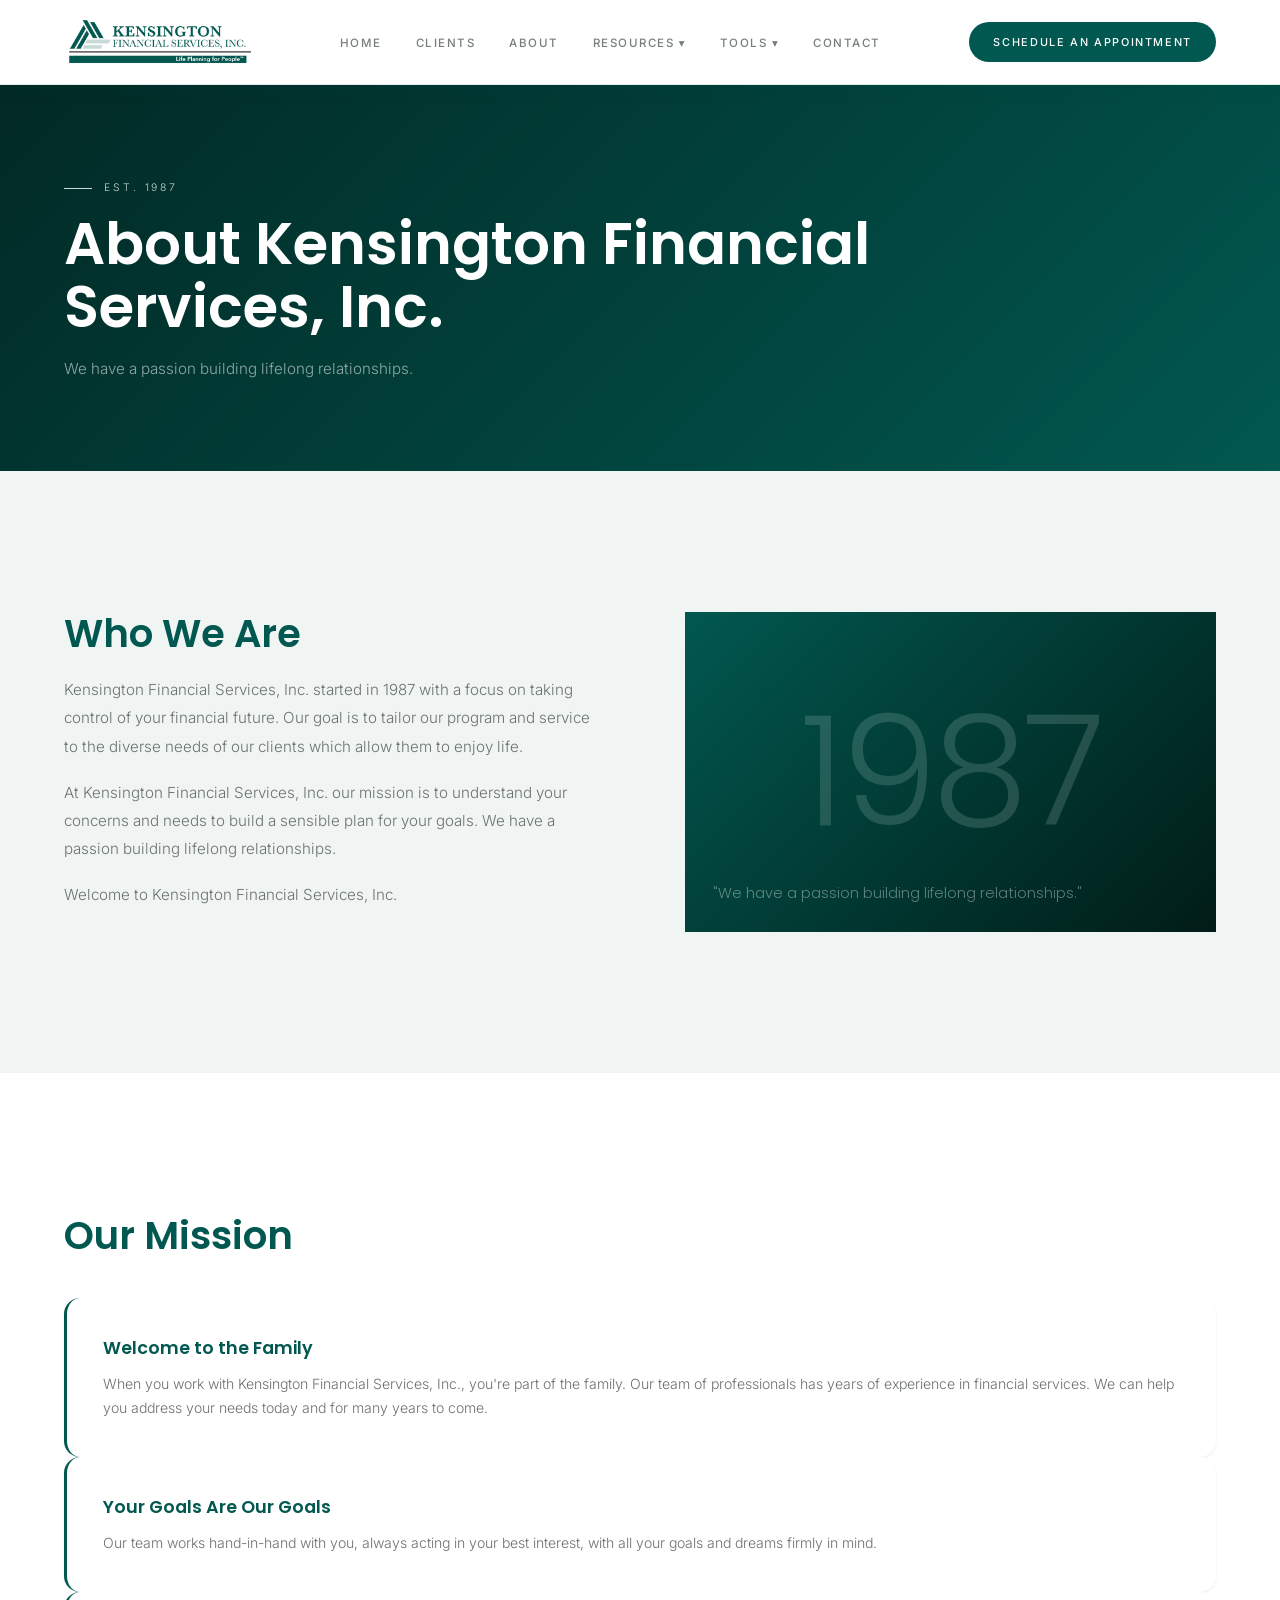
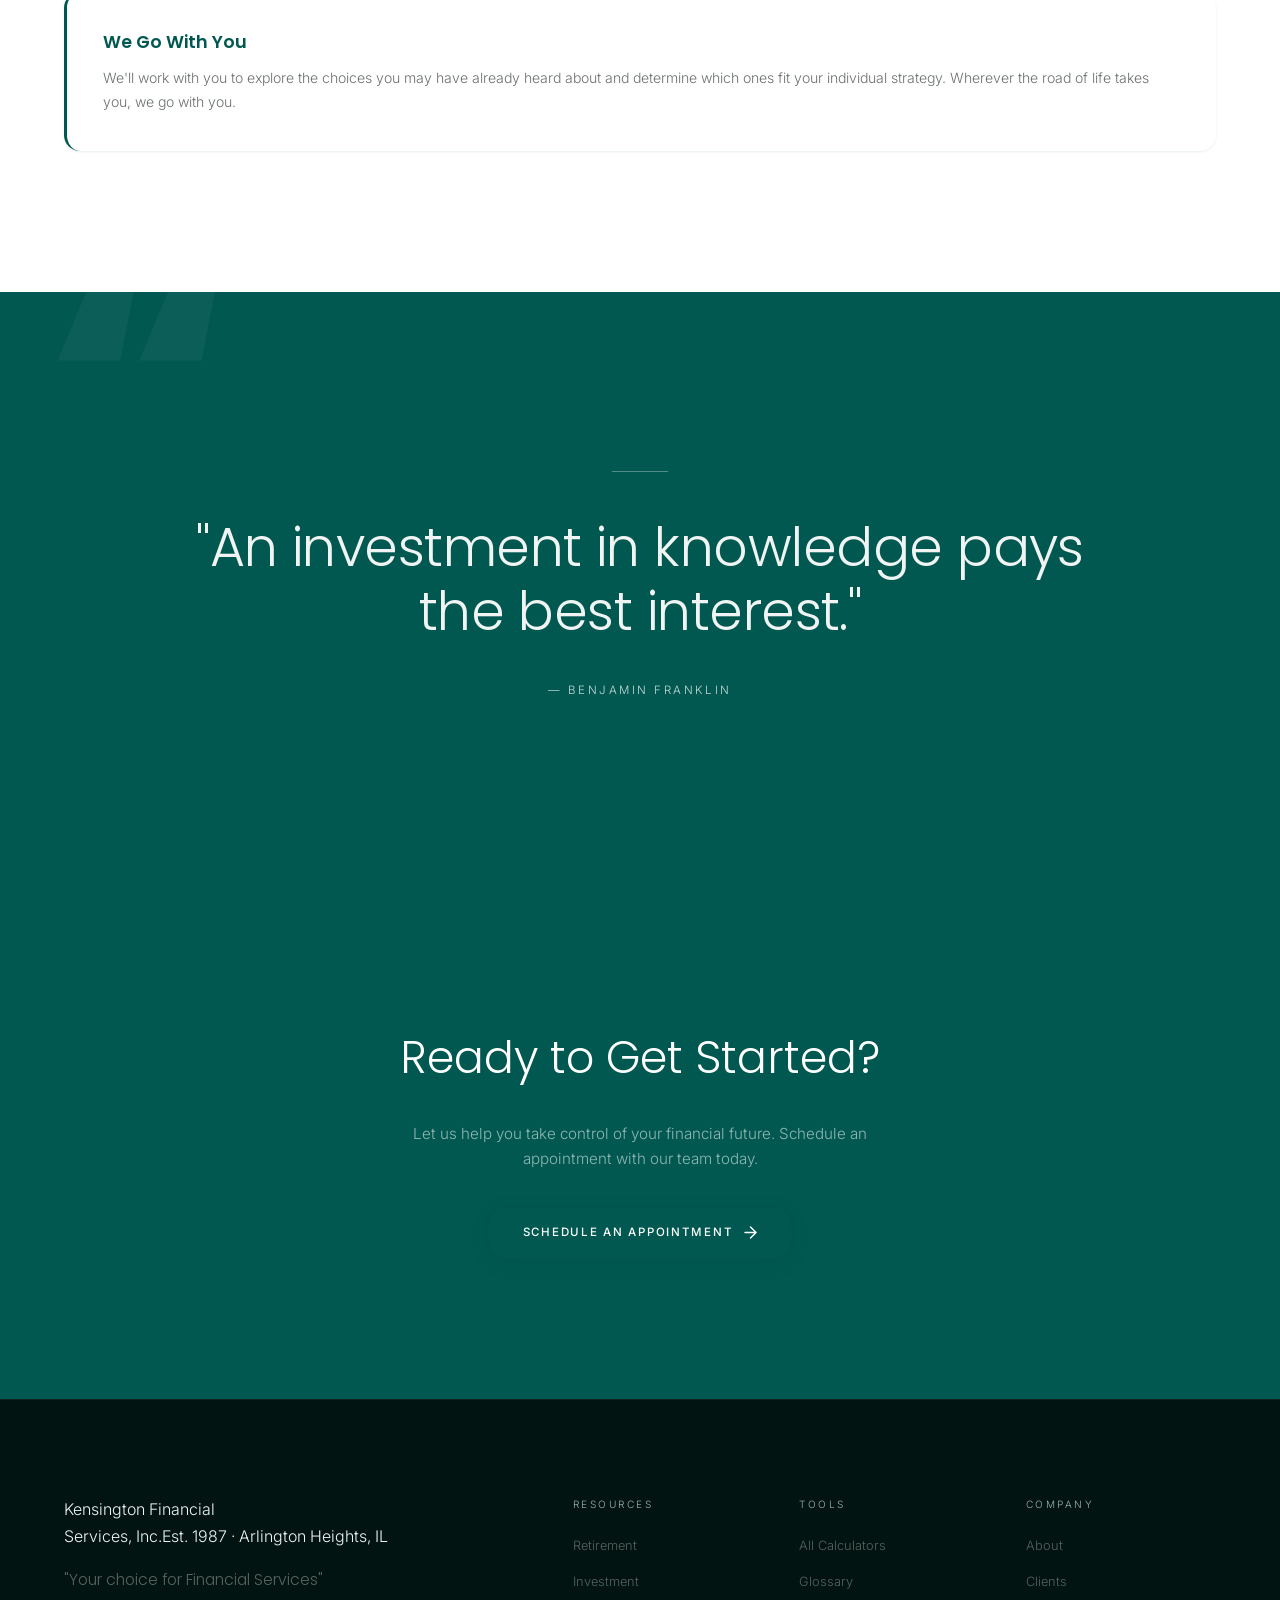
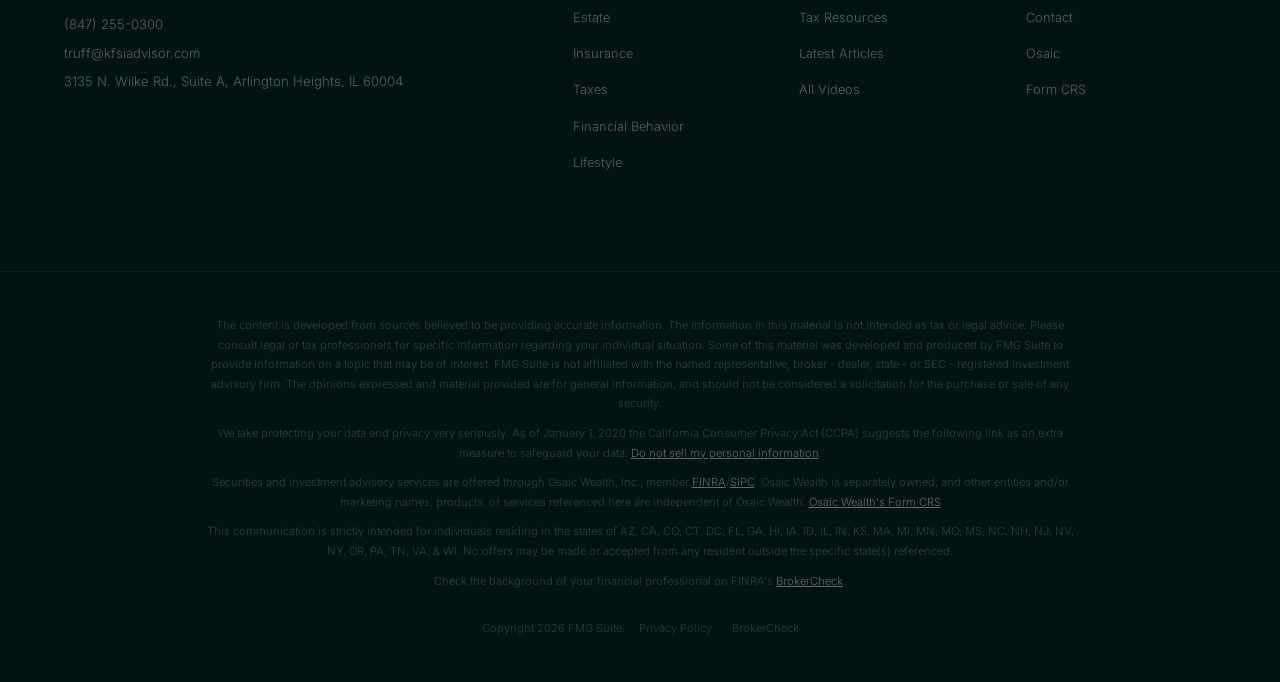
<file: about.html>
<!DOCTYPE html>
<html lang="en">
<head>
<meta charset="UTF-8">
<meta name="viewport" content="width=device-width, initial-scale=1.0">
<title>About | Kensington Financial Services, Inc.</title>
<link rel="preconnect" href="https://fonts.googleapis.com">
<link rel="preconnect" href="https://fonts.gstatic.com" crossorigin>
<link href="https://fonts.googleapis.com/css2?family=Poppins:wght@300;400;500;600;700&family=Inter:wght@300;400;500&display=swap" rel="stylesheet">
<link rel="stylesheet" href="styles.css">
</head>
<body class="inner">

<div id="prog"></div>
<nav class="nav" id="nav">
  <a href="index.html" class="nav-logo">
    <img src="logo.png" alt="Kensington Financial Services, Inc." style="height:48px;width:auto;display:block">
  </a>
  <ul class="nav-links">
    <li><a href="index.html">Home</a></li>
    <li><a href="clients.html">Clients</a></li>
    <li><a href="about.html">About</a></li>
    <li class="has-drop">
      <a href="resources.html">Resources &#9662;</a>
      <ul class="drop">
        <li><a href="resources.html">Lifestyle</a></li>
        <li><a href="resources.html">Investment</a></li>
        <li><a href="resources.html">Retirement</a></li>
        <li><a href="resources.html">Kensington Insurance</a></li>
        <li><a href="resources.html">Financial Behavior</a></li>
        <li><a href="resources.html">Estate</a></li>
        <li><a href="resources.html">Taxes</a></li>
      </ul>
    </li>
    <li class="has-drop">
      <a href="#">Tools &#9662;</a>
      <ul class="drop">
        <li><a href="#">Calculators</a></li>
        <li><a href="#">Glossary</a></li>
        <li><a href="#">Tax Resources</a></li>
      </ul>
    </li>
    <li><a href="contact.html">Contact</a></li>
  </ul>
  <a href="contact.html" class="nav-cta">Schedule an Appointment</a>
  <button class="hamburger" id="hbg" aria-label="Menu"><span></span><span></span><span></span></button>
</nav>
<div class="mob-menu" id="mob">
  <a href="index.html" onclick="closeMob()">Home</a>
  <a href="clients.html" onclick="closeMob()">Clients</a>
  <a href="about.html" onclick="closeMob()">About</a>
  <a href="resources.html" onclick="closeMob()">Resources</a>
  <a href="contact.html" onclick="closeMob()">Contact</a>
  <a href="contact.html" onclick="closeMob()" class="btn-gold" style="margin-top:8px">Schedule an Appointment</a>
</div>

<!-- PAGE BANNER -->
<div class="page-banner">
  <div class="page-banner-inner">
    <div class="page-banner-eye a">Est. 1987</div>
    <h1 class="page-banner-h1 a d1">About Kensington Financial<br>Services, Inc.</h1>
    <p class="page-banner-sub a d2">We have a passion building lifelong relationships.</p>
  </div>
</div>

<!-- WHO WE ARE -->
<div class="page-section light">
  <div class="content-wrap">
    <div class="two-col">
      <div class="prose a">
        <h2>Who We Are</h2>
        <p>Kensington Financial Services, Inc. started in 1987 with a focus on taking control of your financial future. Our goal is to tailor our program and service to the diverse needs of our clients which allow them to enjoy life.</p>
        <p>At Kensington Financial Services, Inc. our mission is to understand your concerns and needs to build a sensible plan for your goals. We have a passion building lifelong relationships.</p>
        <p>Welcome to Kensington Financial Services, Inc.</p>
      </div>
      <div class="a d2" style="position:relative;min-height:320px">
        <div style="position:absolute;inset:0;background:linear-gradient(135deg,var(--navy) 0%,#011c17 100%);display:flex;align-items:center;justify-content:center;overflow:hidden">
          <div style="font-family:var(--serif);font-size:clamp(5rem,12vw,10rem);font-weight:300;color:rgba(199,219,216,.18);line-height:1;letter-spacing:-.03em;user-select:none">1987</div>
          <div style="position:absolute;bottom:28px;left:28px;right:28px;font-family:var(--serif);font-size:.9rem;color:rgba(240,245,244,.4);line-height:1.5">"We have a passion building lifelong relationships."</div>
        </div>
      </div>
    </div>
  </div>
</div>

<!-- OUR MISSION -->
<div class="page-section white">
  <div class="content-wrap">
    <h2 class="a" style="font-family:var(--serif);font-size:clamp(1.6rem,3vw,2.6rem);font-weight:600;color:var(--navy);margin-bottom:40px;line-height:1.15">Our Mission</h2>
    <div class="value-card a d1">
      <h3>Welcome to the Family</h3>
      <p>When you work with Kensington Financial Services, Inc., you're part of the family. Our team of professionals has years of experience in financial services. We can help you address your needs today and for many years to come.</p>
    </div>
    <div class="value-card a d2">
      <h3>Your Goals Are Our Goals</h3>
      <p>Our team works hand-in-hand with you, always acting in your best interest, with all your goals and dreams firmly in mind.</p>
    </div>
    <div class="value-card a d3">
      <h3>We Go With You</h3>
      <p>We'll work with you to explore the choices you may have already heard about and determine which ones fit your individual strategy. Wherever the road of life takes you, we go with you.</p>
    </div>
  </div>
</div>

<!-- QUOTE -->
<div class="page-section" style="background:var(--navy);padding:clamp(90px,14vw,190px) var(--hp);position:relative;overflow:hidden">
  <div style="position:absolute;top:-80px;left:calc(var(--hp) - 20px);font-family:var(--serif);font-size:clamp(14rem,28vw,38rem);font-weight:700;color:rgba(199,219,216,.055);line-height:1;pointer-events:none;user-select:none">&ldquo;</div>
  <div style="max-width:960px;margin:0 auto;text-align:center;position:relative;z-index:1">
    <div class="quote-rule a"></div>
    <blockquote class="quote-text a d1">"An investment in knowledge pays the best interest."</blockquote>
    <p class="quote-by a d2">&mdash; Benjamin Franklin</p>
  </div>
</div>

<!-- CTA -->
<div class="page-section primary">
  <div class="content-wrap" style="text-align:center">
    <h2 class="a" style="font-family:var(--serif);font-size:clamp(1.8rem,3.5vw,3rem);font-weight:300;color:#fff;margin-bottom:24px">Ready to Get Started?</h2>
    <p class="a d1" style="color:rgba(240,245,244,.6);font-size:.95rem;margin-bottom:36px;max-width:480px;margin-left:auto;margin-right:auto">Let us help you take control of your financial future. Schedule an appointment with our team today.</p>
    <a href="contact.html" class="btn-gold a d2">Schedule an Appointment <svg width="13" height="13" viewBox="0 0 14 14" fill="none"><path d="M1 7H13M7 1L13 7L7 13" stroke="currentColor" stroke-width="1.5" stroke-linecap="round" stroke-linejoin="round"/></svg></a>
  </div>
</div>

<!-- FOOTER -->
<footer class="footer">
  <div class="footer-main">
    <div>
      <div class="footer-logo">Kensington Financial<br>Services, Inc.<span>Est. 1987 &middot; Arlington Heights, IL</span></div>
      <p class="footer-tag">"Your choice for Financial Services"</p>
      <div class="footer-mini">
        <a href="tel:8472550300">(847) 255-0300</a>
        <a href="mailto:truff@kfsiadvisor.com">truff@kfsiadvisor.com</a>
        <a href="#">3135 N. Wilke Rd., Suite A, Arlington Heights, IL 60004</a>
      </div>
    </div>
    <div class="footer-cols">
      <div>
        <div class="fc-title">Resources</div>
        <ul class="fc-links">
          <li><a href="resources.html">Retirement</a></li>
          <li><a href="resources.html">Investment</a></li>
          <li><a href="resources.html">Estate</a></li>
          <li><a href="resources.html">Insurance</a></li>
          <li><a href="resources.html">Taxes</a></li>
          <li><a href="resources.html">Financial Behavior</a></li>
          <li><a href="resources.html">Lifestyle</a></li>
        </ul>
      </div>
      <div>
        <div class="fc-title">Tools</div>
        <ul class="fc-links">
          <li><a href="#">All Calculators</a></li>
          <li><a href="#">Glossary</a></li>
          <li><a href="#">Tax Resources</a></li>
          <li><a href="#">Latest Articles</a></li>
          <li><a href="#">All Videos</a></li>
        </ul>
      </div>
      <div>
        <div class="fc-title">Company</div>
        <ul class="fc-links">
          <li><a href="about.html">About</a></li>
          <li><a href="clients.html">Clients</a></li>
          <li><a href="contact.html">Contact</a></li>
          <li><a href="#">Osaic</a></li>
          <li><a href="#">Form CRS</a></li>
        </ul>
      </div>
    </div>
  </div>
  <hr class="footer-hr">
  <div class="footer-bottom">
    <div class="footer-disc">
      <p>The content is developed from sources believed to be providing accurate information. The information in this material is not intended as tax or legal advice. Please consult legal or tax professionals for specific information regarding your individual situation. Some of this material was developed and produced by FMG Suite to provide information on a topic that may be of interest. FMG Suite is not affiliated with the named representative, broker - dealer, state - or SEC - registered investment advisory firm. The opinions expressed and material provided are for general information, and should not be considered a solicitation for the purchase or sale of any security.</p>
      <p>We take protecting your data and privacy very seriously. As of January 1, 2020 the California Consumer Privacy Act (CCPA) suggests the following link as an extra measure to safeguard your data: <a href="#">Do not sell my personal information</a>.</p>
      <p>Securities and investment advisory services are offered through Osaic Wealth, Inc., member <a href="#">FINRA</a>/<a href="#">SIPC</a>. Osaic Wealth is separately owned, and other entities and/or marketing names, products, or services referenced here are independent of Osaic Wealth. <a href="#">Osaic Wealth's Form CRS</a></p>
      <p>This communication is strictly intended for individuals residing in the states of AZ, CA, CO, CT, DC, FL, GA, HI, IA, ID, IL, IN, KS, MA, MI, MN, MO, MS, NC, NH, NJ, NV, NY, OR, PA, TN, VA, &amp; WI. No offers may be made or accepted from any resident outside the specific state(s) referenced.</p>
      <p>Check the background of your financial professional on FINRA's <a href="#">BrokerCheck</a>.</p>
    </div>
    <div class="footer-legal">
      <div class="footer-cr">Copyright 2026 FMG Suite.</div>
      <div class="footer-legal-links">
        <a href="#">Privacy Policy</a>
        <a href="#">BrokerCheck</a>
      </div>
    </div>
  </div>
</footer>
<script src="main.js"></script>
</body>
</html>
</file>
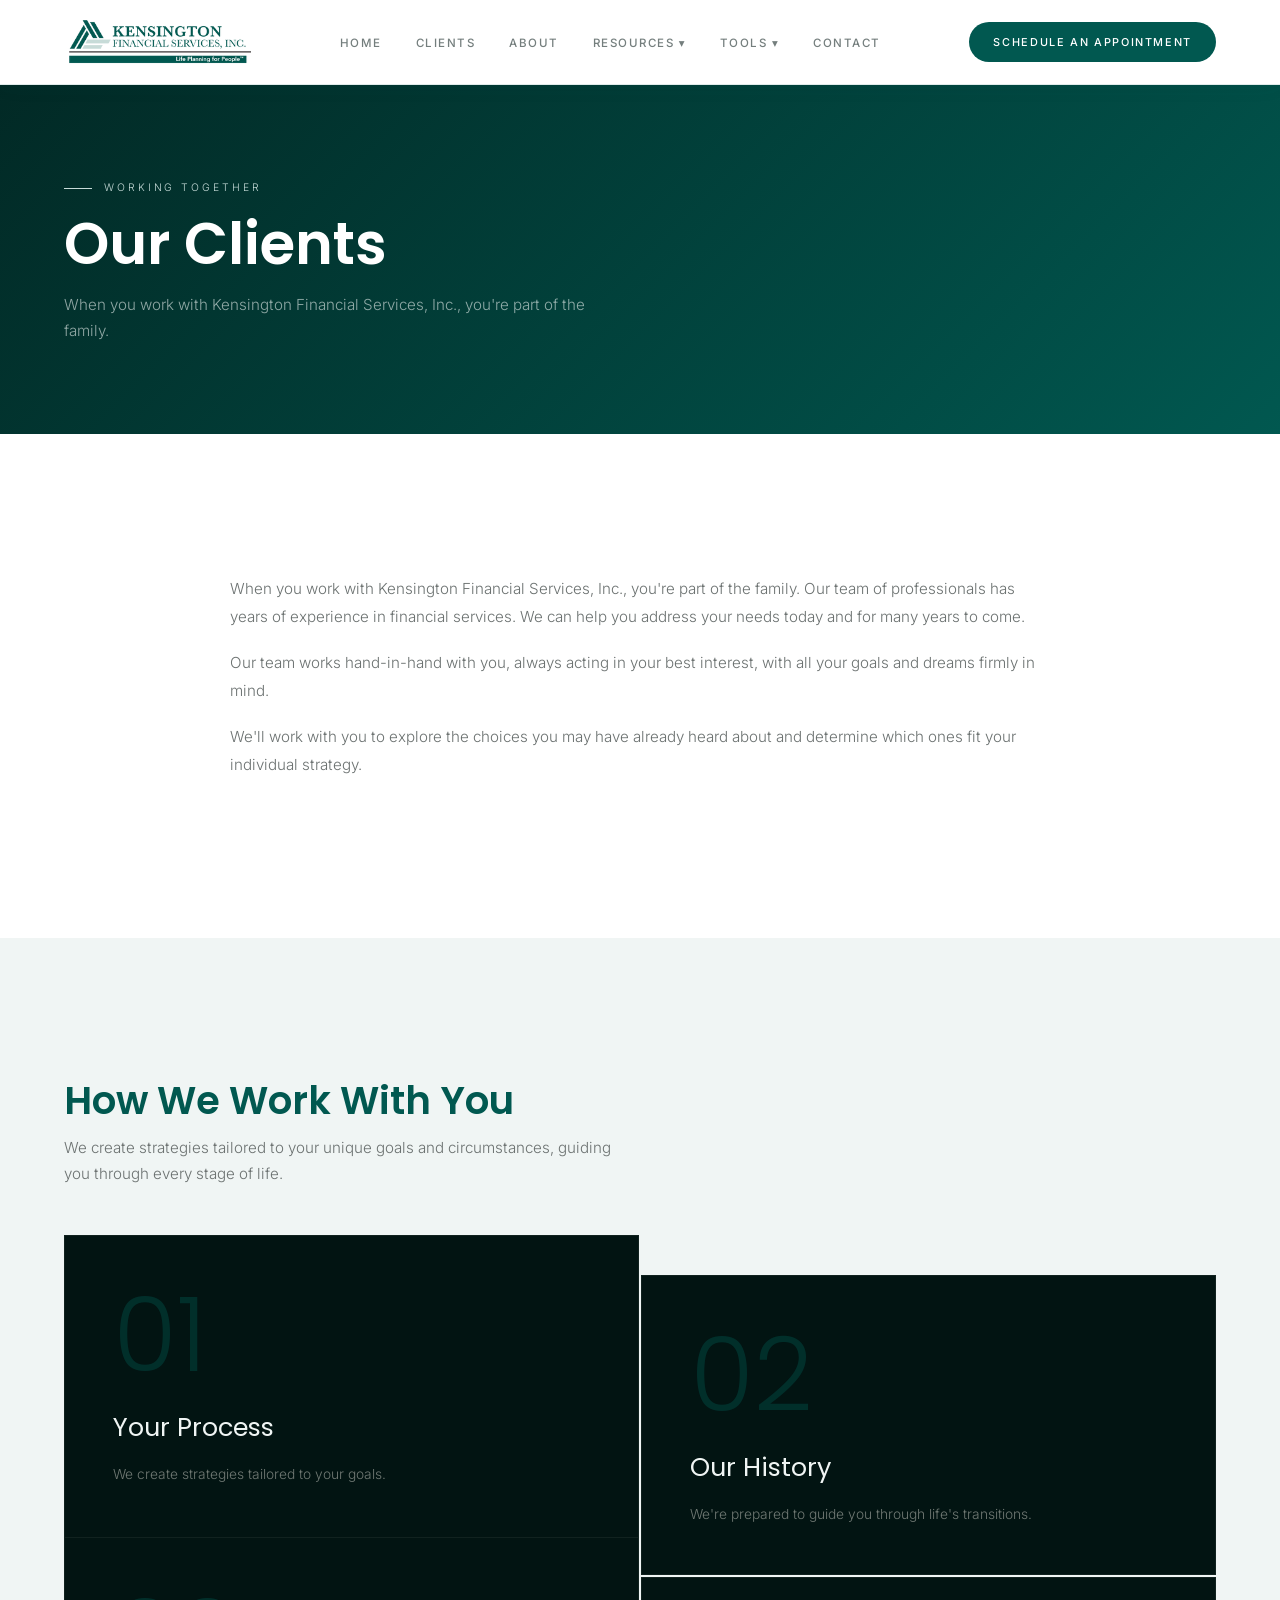
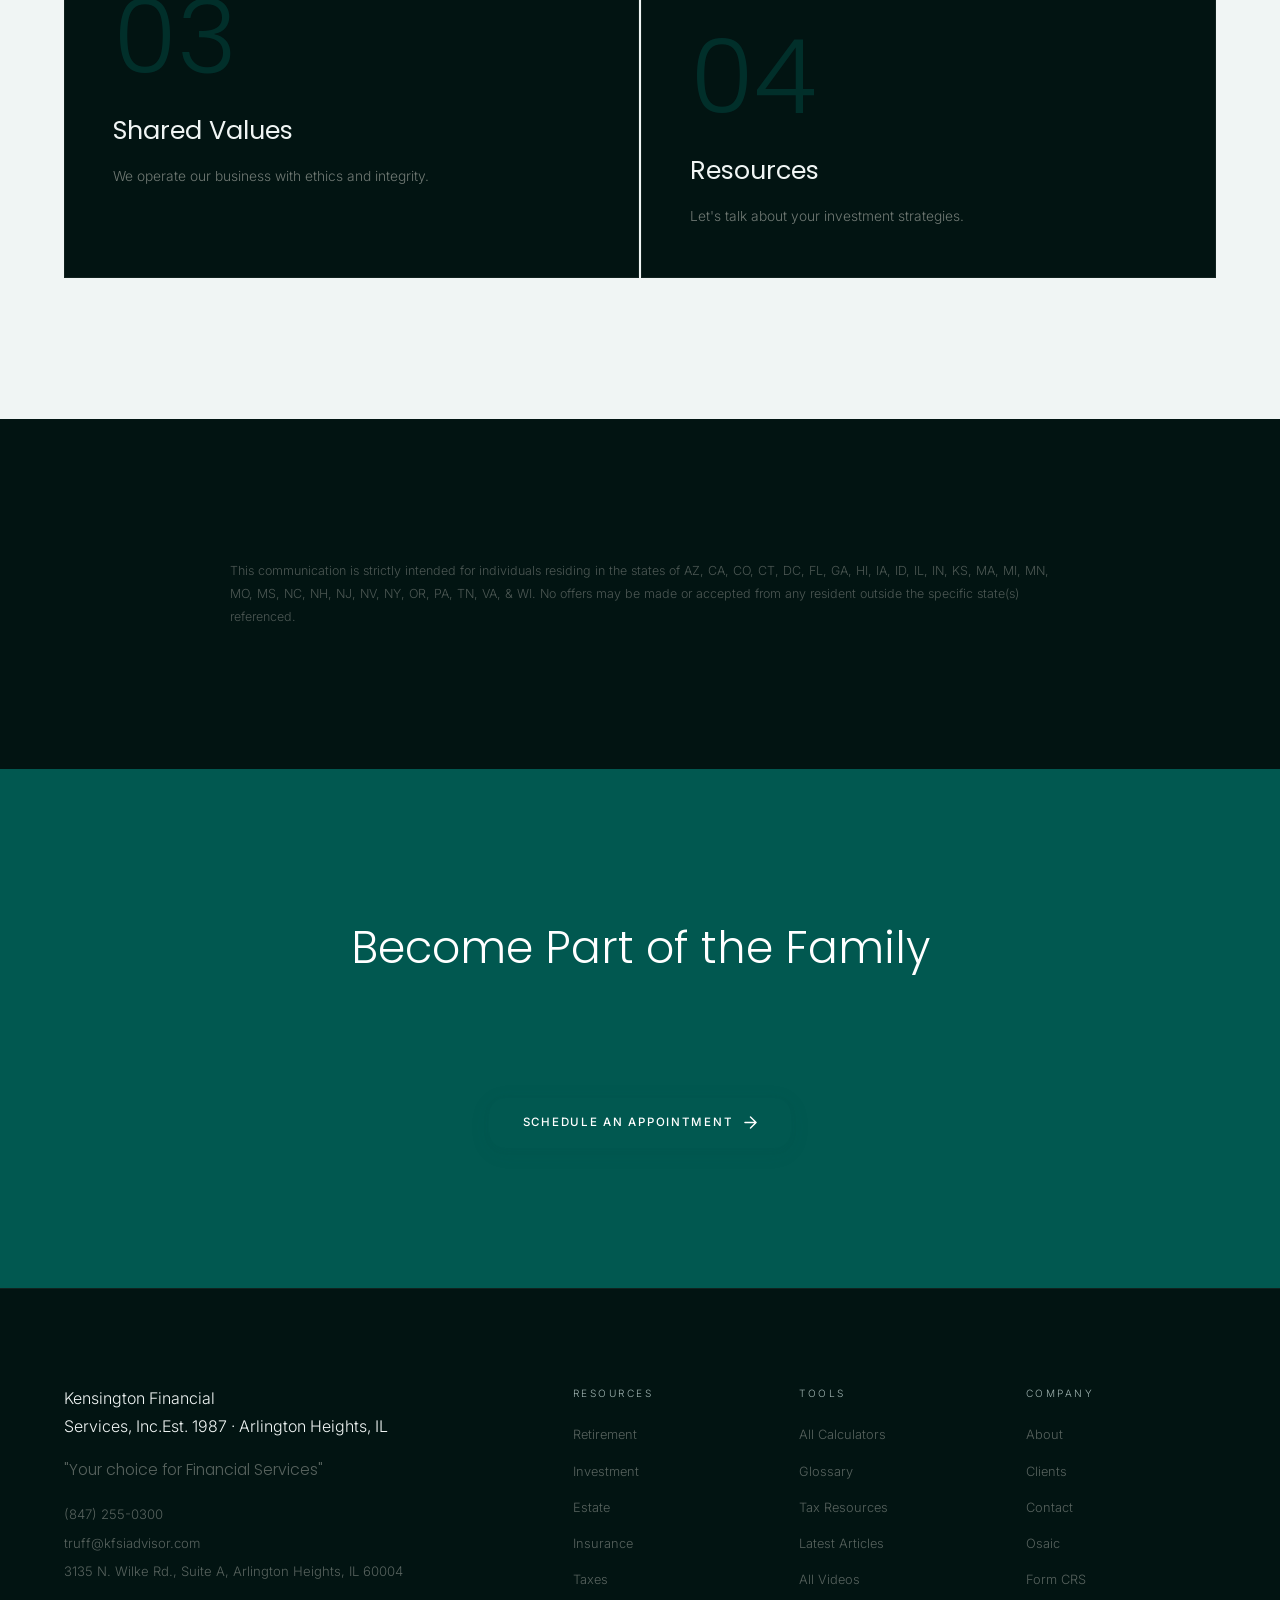
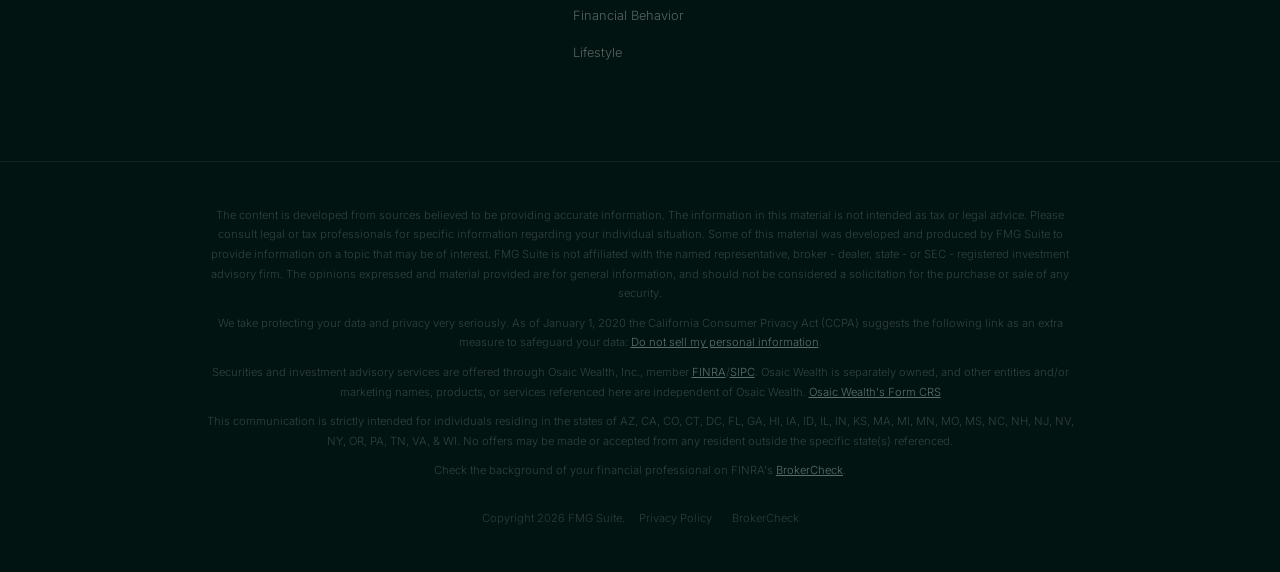
<file: clients.html>
<!DOCTYPE html>
<html lang="en">
<head>
<meta charset="UTF-8">
<meta name="viewport" content="width=device-width, initial-scale=1.0">
<title>Clients | Kensington Financial Services, Inc.</title>
<link rel="preconnect" href="https://fonts.googleapis.com">
<link rel="preconnect" href="https://fonts.gstatic.com" crossorigin>
<link href="https://fonts.googleapis.com/css2?family=Poppins:wght@300;400;500;600;700&family=Inter:wght@300;400;500&display=swap" rel="stylesheet">
<link rel="stylesheet" href="styles.css">
</head>
<body class="inner">

<div id="prog"></div>
<nav class="nav" id="nav">
  <a href="index.html" class="nav-logo">
    <img src="logo.png" alt="Kensington Financial Services, Inc." style="height:48px;width:auto;display:block">
  </a>
  <ul class="nav-links">
    <li><a href="index.html">Home</a></li>
    <li><a href="clients.html">Clients</a></li>
    <li><a href="about.html">About</a></li>
    <li class="has-drop">
      <a href="resources.html">Resources &#9662;</a>
      <ul class="drop">
        <li><a href="resources.html">Lifestyle</a></li>
        <li><a href="resources.html">Investment</a></li>
        <li><a href="resources.html">Retirement</a></li>
        <li><a href="resources.html">Kensington Insurance</a></li>
        <li><a href="resources.html">Financial Behavior</a></li>
        <li><a href="resources.html">Estate</a></li>
        <li><a href="resources.html">Taxes</a></li>
      </ul>
    </li>
    <li class="has-drop">
      <a href="#">Tools &#9662;</a>
      <ul class="drop">
        <li><a href="#">Calculators</a></li>
        <li><a href="#">Glossary</a></li>
        <li><a href="#">Tax Resources</a></li>
      </ul>
    </li>
    <li><a href="contact.html">Contact</a></li>
  </ul>
  <a href="contact.html" class="nav-cta">Schedule an Appointment</a>
  <button class="hamburger" id="hbg" aria-label="Menu"><span></span><span></span><span></span></button>
</nav>
<div class="mob-menu" id="mob">
  <a href="index.html" onclick="closeMob()">Home</a>
  <a href="clients.html" onclick="closeMob()">Clients</a>
  <a href="about.html" onclick="closeMob()">About</a>
  <a href="resources.html" onclick="closeMob()">Resources</a>
  <a href="contact.html" onclick="closeMob()">Contact</a>
  <a href="contact.html" onclick="closeMob()" class="btn-gold" style="margin-top:8px">Schedule an Appointment</a>
</div>

<!-- PAGE BANNER -->
<div class="page-banner">
  <div class="page-banner-inner">
    <div class="page-banner-eye a">Working Together</div>
    <h1 class="page-banner-h1 a d1">Our Clients</h1>
    <p class="page-banner-sub a d2">When you work with Kensington Financial Services, Inc., you're part of the family.</p>
  </div>
</div>

<!-- CLIENT INTRO -->
<div class="page-section white">
  <div class="content-wrap narrow">
    <div class="prose a">
      <p>When you work with Kensington Financial Services, Inc., you're part of the family. Our team of professionals has years of experience in financial services. We can help you address your needs today and for many years to come.</p>
      <p>Our team works hand-in-hand with you, always acting in your best interest, with all your goals and dreams firmly in mind.</p>
      <p>We'll work with you to explore the choices you may have already heard about and determine which ones fit your individual strategy.</p>
    </div>
  </div>
</div>

<!-- PILLARS / HOW WE WORK -->
<div class="page-section light">
  <div class="content-wrap">
    <h2 class="a" style="font-family:var(--serif);font-size:clamp(1.6rem,3vw,2.6rem);font-weight:600;color:var(--navy);margin-bottom:12px;line-height:1.15">How We Work With You</h2>
    <p class="a d1" style="font-size:.95rem;color:var(--muted);margin-bottom:48px;max-width:560px">We create strategies tailored to your unique goals and circumstances, guiding you through every stage of life.</p>
    <div style="display:grid;grid-template-columns:1fr 1fr;gap:2px" class="pillars-clients">
      <div class="a d1" style="padding:48px;background:var(--dark);border:1px solid rgba(247,243,236,.06);position:relative;overflow:hidden">
        <div style="font-family:var(--serif);font-size:clamp(4rem,8vw,8rem);font-weight:300;color:rgba(1,88,80,.4);line-height:1;margin-bottom:20px">01</div>
        <h3 style="font-family:var(--serif);font-size:clamp(1.3rem,2vw,2rem);font-weight:400;color:var(--cream);margin-bottom:12px">Your Process</h3>
        <p style="font-size:.86rem;color:rgba(247,243,236,.45);line-height:1.78">We create strategies tailored to your goals.</p>
      </div>
      <div class="a d2" style="padding:48px;background:var(--dark);border:1px solid rgba(247,243,236,.06);position:relative;overflow:hidden;margin-top:40px">
        <div style="font-family:var(--serif);font-size:clamp(4rem,8vw,8rem);font-weight:300;color:rgba(1,88,80,.4);line-height:1;margin-bottom:20px">02</div>
        <h3 style="font-family:var(--serif);font-size:clamp(1.3rem,2vw,2rem);font-weight:400;color:var(--cream);margin-bottom:12px">Our History</h3>
        <p style="font-size:.86rem;color:rgba(247,243,236,.45);line-height:1.78">We're prepared to guide you through life's transitions.</p>
      </div>
      <div class="a d3" style="padding:48px;background:var(--dark);border:1px solid rgba(247,243,236,.06);position:relative;overflow:hidden;margin-top:-40px">
        <div style="font-family:var(--serif);font-size:clamp(4rem,8vw,8rem);font-weight:300;color:rgba(1,88,80,.4);line-height:1;margin-bottom:20px">03</div>
        <h3 style="font-family:var(--serif);font-size:clamp(1.3rem,2vw,2rem);font-weight:400;color:var(--cream);margin-bottom:12px">Shared Values</h3>
        <p style="font-size:.86rem;color:rgba(247,243,236,.45);line-height:1.78">We operate our business with ethics and integrity.</p>
      </div>
      <div class="a d4" style="padding:48px;background:var(--dark);border:1px solid rgba(247,243,236,.06);position:relative;overflow:hidden">
        <div style="font-family:var(--serif);font-size:clamp(4rem,8vw,8rem);font-weight:300;color:rgba(1,88,80,.4);line-height:1;margin-bottom:20px">04</div>
        <h3 style="font-family:var(--serif);font-size:clamp(1.3rem,2vw,2rem);font-weight:400;color:var(--cream);margin-bottom:12px">Resources</h3>
        <p style="font-size:.86rem;color:rgba(247,243,236,.45);line-height:1.78">Let's talk about your investment strategies.</p>
      </div>
    </div>
  </div>
</div>

<!-- STATE DISCLAIMER -->
<div class="page-section dark">
  <div class="content-wrap narrow">
    <p class="a" style="font-size:.78rem;color:rgba(247,243,236,.3);line-height:1.85">This communication is strictly intended for individuals residing in the states of AZ, CA, CO, CT, DC, FL, GA, HI, IA, ID, IL, IN, KS, MA, MI, MN, MO, MS, NC, NH, NJ, NV, NY, OR, PA, TN, VA, &amp; WI. No offers may be made or accepted from any resident outside the specific state(s) referenced.</p>
  </div>
</div>

<!-- CTA -->
<div class="page-section primary">
  <div class="content-wrap" style="text-align:center">
    <h2 class="a" style="font-family:var(--serif);font-size:clamp(1.8rem,3.5vw,3rem);font-weight:300;color:#fff;margin-bottom:24px">Become Part of the Family</h2>
    <p class="a d1" style="color:rgba(240,245,244,.6);font-size:.95rem;margin-bottom:36px;max-width:480px;margin-left:auto;margin-right:auto">Let us help you take control of your financial future. Schedule an appointment with our team today.</p>
    <a href="contact.html" class="btn-gold a d2">Schedule an Appointment <svg width="13" height="13" viewBox="0 0 14 14" fill="none"><path d="M1 7H13M7 1L13 7L7 13" stroke="currentColor" stroke-width="1.5" stroke-linecap="round" stroke-linejoin="round"/></svg></a>
  </div>
</div>

<!-- FOOTER -->
<footer class="footer">
  <div class="footer-main">
    <div>
      <div class="footer-logo">Kensington Financial<br>Services, Inc.<span>Est. 1987 &middot; Arlington Heights, IL</span></div>
      <p class="footer-tag">"Your choice for Financial Services"</p>
      <div class="footer-mini">
        <a href="tel:8472550300">(847) 255-0300</a>
        <a href="mailto:truff@kfsiadvisor.com">truff@kfsiadvisor.com</a>
        <a href="#">3135 N. Wilke Rd., Suite A, Arlington Heights, IL 60004</a>
      </div>
    </div>
    <div class="footer-cols">
      <div>
        <div class="fc-title">Resources</div>
        <ul class="fc-links">
          <li><a href="resources.html">Retirement</a></li>
          <li><a href="resources.html">Investment</a></li>
          <li><a href="resources.html">Estate</a></li>
          <li><a href="resources.html">Insurance</a></li>
          <li><a href="resources.html">Taxes</a></li>
          <li><a href="resources.html">Financial Behavior</a></li>
          <li><a href="resources.html">Lifestyle</a></li>
        </ul>
      </div>
      <div>
        <div class="fc-title">Tools</div>
        <ul class="fc-links">
          <li><a href="#">All Calculators</a></li>
          <li><a href="#">Glossary</a></li>
          <li><a href="#">Tax Resources</a></li>
          <li><a href="#">Latest Articles</a></li>
          <li><a href="#">All Videos</a></li>
        </ul>
      </div>
      <div>
        <div class="fc-title">Company</div>
        <ul class="fc-links">
          <li><a href="about.html">About</a></li>
          <li><a href="clients.html">Clients</a></li>
          <li><a href="contact.html">Contact</a></li>
          <li><a href="#">Osaic</a></li>
          <li><a href="#">Form CRS</a></li>
        </ul>
      </div>
    </div>
  </div>
  <hr class="footer-hr">
  <div class="footer-bottom">
    <div class="footer-disc">
      <p>The content is developed from sources believed to be providing accurate information. The information in this material is not intended as tax or legal advice. Please consult legal or tax professionals for specific information regarding your individual situation. Some of this material was developed and produced by FMG Suite to provide information on a topic that may be of interest. FMG Suite is not affiliated with the named representative, broker - dealer, state - or SEC - registered investment advisory firm. The opinions expressed and material provided are for general information, and should not be considered a solicitation for the purchase or sale of any security.</p>
      <p>We take protecting your data and privacy very seriously. As of January 1, 2020 the California Consumer Privacy Act (CCPA) suggests the following link as an extra measure to safeguard your data: <a href="#">Do not sell my personal information</a>.</p>
      <p>Securities and investment advisory services are offered through Osaic Wealth, Inc., member <a href="#">FINRA</a>/<a href="#">SIPC</a>. Osaic Wealth is separately owned, and other entities and/or marketing names, products, or services referenced here are independent of Osaic Wealth. <a href="#">Osaic Wealth's Form CRS</a></p>
      <p>This communication is strictly intended for individuals residing in the states of AZ, CA, CO, CT, DC, FL, GA, HI, IA, ID, IL, IN, KS, MA, MI, MN, MO, MS, NC, NH, NJ, NV, NY, OR, PA, TN, VA, &amp; WI. No offers may be made or accepted from any resident outside the specific state(s) referenced.</p>
      <p>Check the background of your financial professional on FINRA's <a href="#">BrokerCheck</a>.</p>
    </div>
    <div class="footer-legal">
      <div class="footer-cr">Copyright 2026 FMG Suite.</div>
      <div class="footer-legal-links">
        <a href="#">Privacy Policy</a>
        <a href="#">BrokerCheck</a>
      </div>
    </div>
  </div>
</footer>
<script src="main.js"></script>
</body>
</html>
</file>
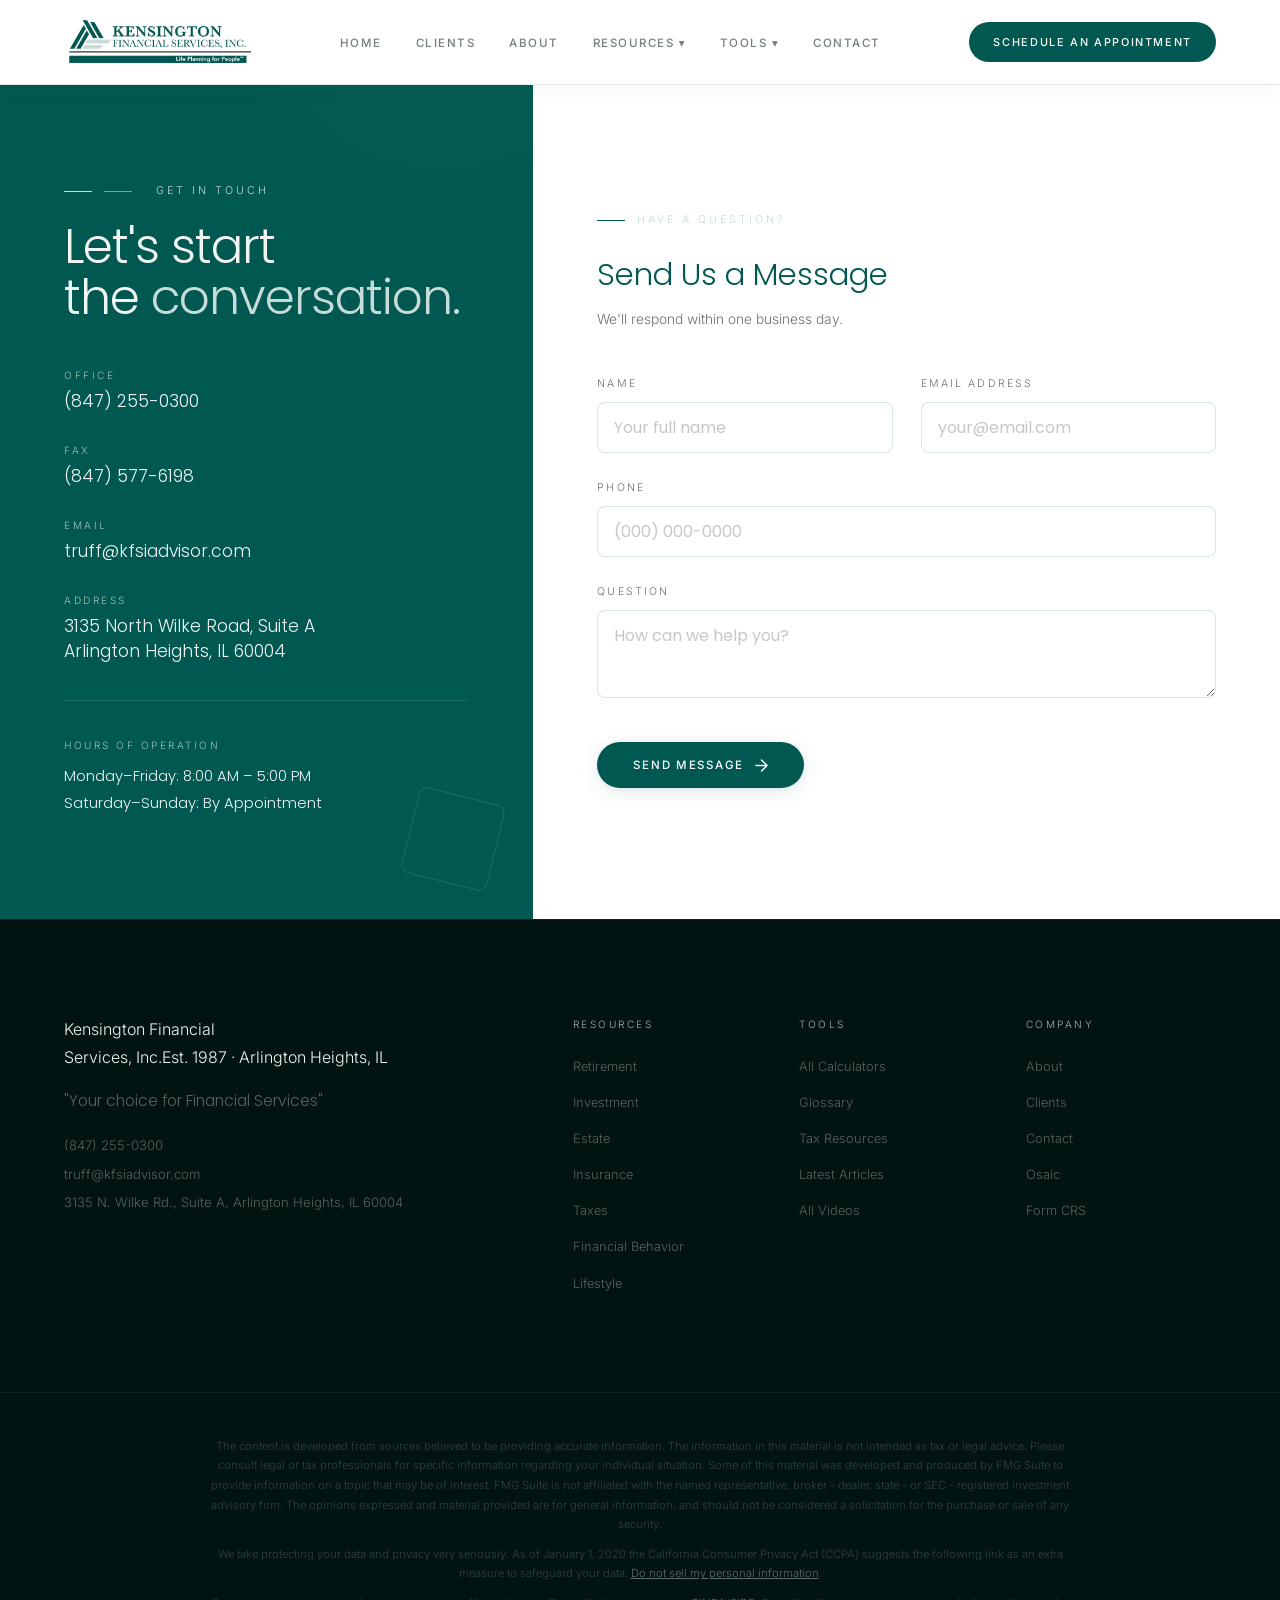
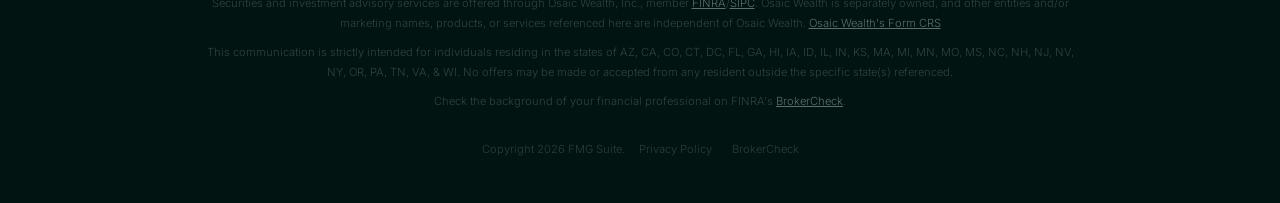
<file: contact.html>
<!DOCTYPE html>
<html lang="en">
<head>
<meta charset="UTF-8">
<meta name="viewport" content="width=device-width, initial-scale=1.0">
<title>Contact | Kensington Financial Services, Inc.</title>
<link rel="preconnect" href="https://fonts.googleapis.com">
<link rel="preconnect" href="https://fonts.gstatic.com" crossorigin>
<link href="https://fonts.googleapis.com/css2?family=Poppins:wght@300;400;500;600;700&family=Inter:wght@300;400;500&display=swap" rel="stylesheet">
<link rel="stylesheet" href="styles.css">
</head>
<body class="inner">

<div id="prog"></div>
<nav class="nav" id="nav">
  <a href="index.html" class="nav-logo">
    <img src="logo.png" alt="Kensington Financial Services, Inc." style="height:48px;width:auto;display:block">
  </a>
  <ul class="nav-links">
    <li><a href="index.html">Home</a></li>
    <li><a href="clients.html">Clients</a></li>
    <li><a href="about.html">About</a></li>
    <li class="has-drop">
      <a href="resources.html">Resources &#9662;</a>
      <ul class="drop">
        <li><a href="resources.html">Lifestyle</a></li>
        <li><a href="resources.html">Investment</a></li>
        <li><a href="resources.html">Retirement</a></li>
        <li><a href="resources.html">Kensington Insurance</a></li>
        <li><a href="resources.html">Financial Behavior</a></li>
        <li><a href="resources.html">Estate</a></li>
        <li><a href="resources.html">Taxes</a></li>
      </ul>
    </li>
    <li class="has-drop">
      <a href="#">Tools &#9662;</a>
      <ul class="drop">
        <li><a href="#">Calculators</a></li>
        <li><a href="#">Glossary</a></li>
        <li><a href="#">Tax Resources</a></li>
      </ul>
    </li>
    <li><a href="contact.html">Contact</a></li>
  </ul>
  <a href="contact.html" class="nav-cta">Schedule an Appointment</a>
  <button class="hamburger" id="hbg" aria-label="Menu"><span></span><span></span><span></span></button>
</nav>
<div class="mob-menu" id="mob">
  <a href="index.html" onclick="closeMob()">Home</a>
  <a href="clients.html" onclick="closeMob()">Clients</a>
  <a href="about.html" onclick="closeMob()">About</a>
  <a href="resources.html" onclick="closeMob()">Resources</a>
  <a href="contact.html" onclick="closeMob()">Contact</a>
  <a href="contact.html" onclick="closeMob()" class="btn-gold" style="margin-top:8px">Schedule an Appointment</a>
</div>

<!-- CONTACT SPLIT — no page banner, goes straight into the contact section with nav padding -->
<section class="contact" style="padding-top:80px;min-height:100vh">
  <div class="contact-l">
    <div class="contact-l-content">
      <div class="section-label a" style="color:var(--gold)"><span style="display:inline-block;width:28px;height:1px;background:var(--gold);opacity:.6;margin-right:12px;vertical-align:middle"></span>Get In Touch</div>
      <h2 class="contact-h2 a d1">Let's start<br>the <em>conversation.</em></h2>
      <div class="contact-details a d2">
        <div>
          <div class="cd-label">Office</div>
          <div class="cd-val"><a href="tel:8472550300">(847) 255-0300</a></div>
        </div>
        <div>
          <div class="cd-label">Fax</div>
          <div class="cd-val">(847) 577-6198</div>
        </div>
        <div>
          <div class="cd-label">Email</div>
          <div class="cd-val"><a href="mailto:truff@kfsiadvisor.com">truff@kfsiadvisor.com</a></div>
        </div>
        <div>
          <div class="cd-label">Address</div>
          <div class="cd-val">3135 North Wilke Road, Suite A<br>Arlington Heights, IL 60004</div>
        </div>
      </div>
      <div class="contact-hours a d3">
        <div class="cd-label">Hours of Operation</div>
        <div class="cd-val" style="font-size:.92rem;margin-top:8px;line-height:1.85">
          Monday&ndash;Friday: 8:00 AM &ndash; 5:00 PM<br>
          Saturday&ndash;Sunday: By Appointment
        </div>
      </div>
    </div>
    <div class="contact-geo"></div>
  </div>
  <div class="contact-r">
    <div class="section-label a" style="color:var(--gold)">Have A Question?</div>
    <h3 class="contact-r-h3 a d1">Send Us a Message</h3>
    <p class="contact-r-sub a d2">We'll respond within one business day.</p>
    <form id="cform" class="a d3">
      <div class="frow">
        <div class="fg"><label>Name</label><input type="text" class="fi" placeholder="Your full name"></div>
        <div class="fg"><label>Email Address</label><input type="email" class="fi" placeholder="your@email.com"></div>
      </div>
      <div class="fg"><label>Phone</label><input type="tel" class="fi" placeholder="(000) 000-0000"></div>
      <div class="fg"><label>Question</label><textarea class="fi ta" placeholder="How can we help you?"></textarea></div>
      <button type="submit" class="fsub">Send Message <svg width="13" height="13" viewBox="0 0 14 14" fill="none"><path d="M1 7H13M7 1L13 7L7 13" stroke="currentColor" stroke-width="1.5" stroke-linecap="round" stroke-linejoin="round"/></svg></button>
    </form>
  </div>
</section>

<!-- FOOTER -->
<footer class="footer">
  <div class="footer-main">
    <div>
      <div class="footer-logo">Kensington Financial<br>Services, Inc.<span>Est. 1987 &middot; Arlington Heights, IL</span></div>
      <p class="footer-tag">"Your choice for Financial Services"</p>
      <div class="footer-mini">
        <a href="tel:8472550300">(847) 255-0300</a>
        <a href="mailto:truff@kfsiadvisor.com">truff@kfsiadvisor.com</a>
        <a href="#">3135 N. Wilke Rd., Suite A, Arlington Heights, IL 60004</a>
      </div>
    </div>
    <div class="footer-cols">
      <div>
        <div class="fc-title">Resources</div>
        <ul class="fc-links">
          <li><a href="resources.html">Retirement</a></li>
          <li><a href="resources.html">Investment</a></li>
          <li><a href="resources.html">Estate</a></li>
          <li><a href="resources.html">Insurance</a></li>
          <li><a href="resources.html">Taxes</a></li>
          <li><a href="resources.html">Financial Behavior</a></li>
          <li><a href="resources.html">Lifestyle</a></li>
        </ul>
      </div>
      <div>
        <div class="fc-title">Tools</div>
        <ul class="fc-links">
          <li><a href="#">All Calculators</a></li>
          <li><a href="#">Glossary</a></li>
          <li><a href="#">Tax Resources</a></li>
          <li><a href="#">Latest Articles</a></li>
          <li><a href="#">All Videos</a></li>
        </ul>
      </div>
      <div>
        <div class="fc-title">Company</div>
        <ul class="fc-links">
          <li><a href="about.html">About</a></li>
          <li><a href="clients.html">Clients</a></li>
          <li><a href="contact.html">Contact</a></li>
          <li><a href="#">Osaic</a></li>
          <li><a href="#">Form CRS</a></li>
        </ul>
      </div>
    </div>
  </div>
  <hr class="footer-hr">
  <div class="footer-bottom">
    <div class="footer-disc">
      <p>The content is developed from sources believed to be providing accurate information. The information in this material is not intended as tax or legal advice. Please consult legal or tax professionals for specific information regarding your individual situation. Some of this material was developed and produced by FMG Suite to provide information on a topic that may be of interest. FMG Suite is not affiliated with the named representative, broker - dealer, state - or SEC - registered investment advisory firm. The opinions expressed and material provided are for general information, and should not be considered a solicitation for the purchase or sale of any security.</p>
      <p>We take protecting your data and privacy very seriously. As of January 1, 2020 the California Consumer Privacy Act (CCPA) suggests the following link as an extra measure to safeguard your data: <a href="#">Do not sell my personal information</a>.</p>
      <p>Securities and investment advisory services are offered through Osaic Wealth, Inc., member <a href="#">FINRA</a>/<a href="#">SIPC</a>. Osaic Wealth is separately owned, and other entities and/or marketing names, products, or services referenced here are independent of Osaic Wealth. <a href="#">Osaic Wealth's Form CRS</a></p>
      <p>This communication is strictly intended for individuals residing in the states of AZ, CA, CO, CT, DC, FL, GA, HI, IA, ID, IL, IN, KS, MA, MI, MN, MO, MS, NC, NH, NJ, NV, NY, OR, PA, TN, VA, &amp; WI. No offers may be made or accepted from any resident outside the specific state(s) referenced.</p>
      <p>Check the background of your financial professional on FINRA's <a href="#">BrokerCheck</a>.</p>
    </div>
    <div class="footer-legal">
      <div class="footer-cr">Copyright 2026 FMG Suite.</div>
      <div class="footer-legal-links">
        <a href="#">Privacy Policy</a>
        <a href="#">BrokerCheck</a>
      </div>
    </div>
  </div>
</footer>
<script src="main.js"></script>
</body>
</html>
</file>
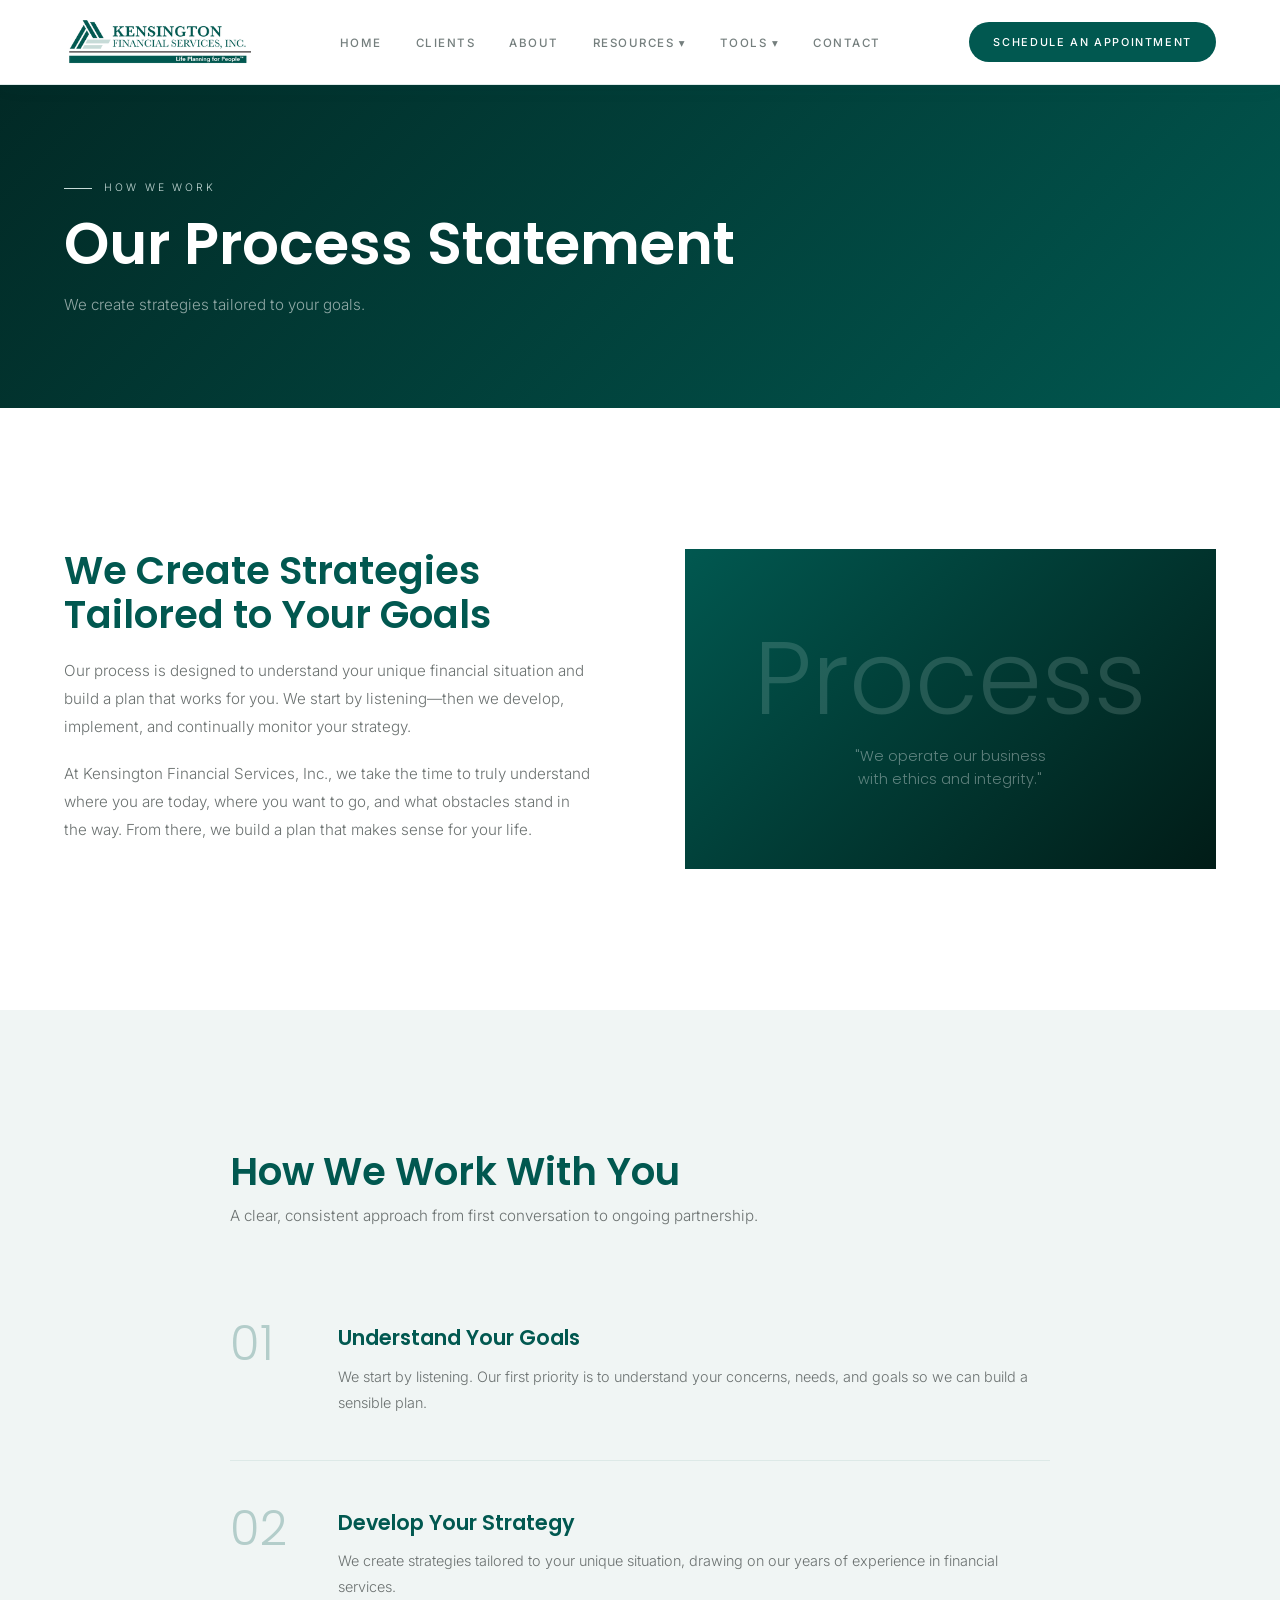
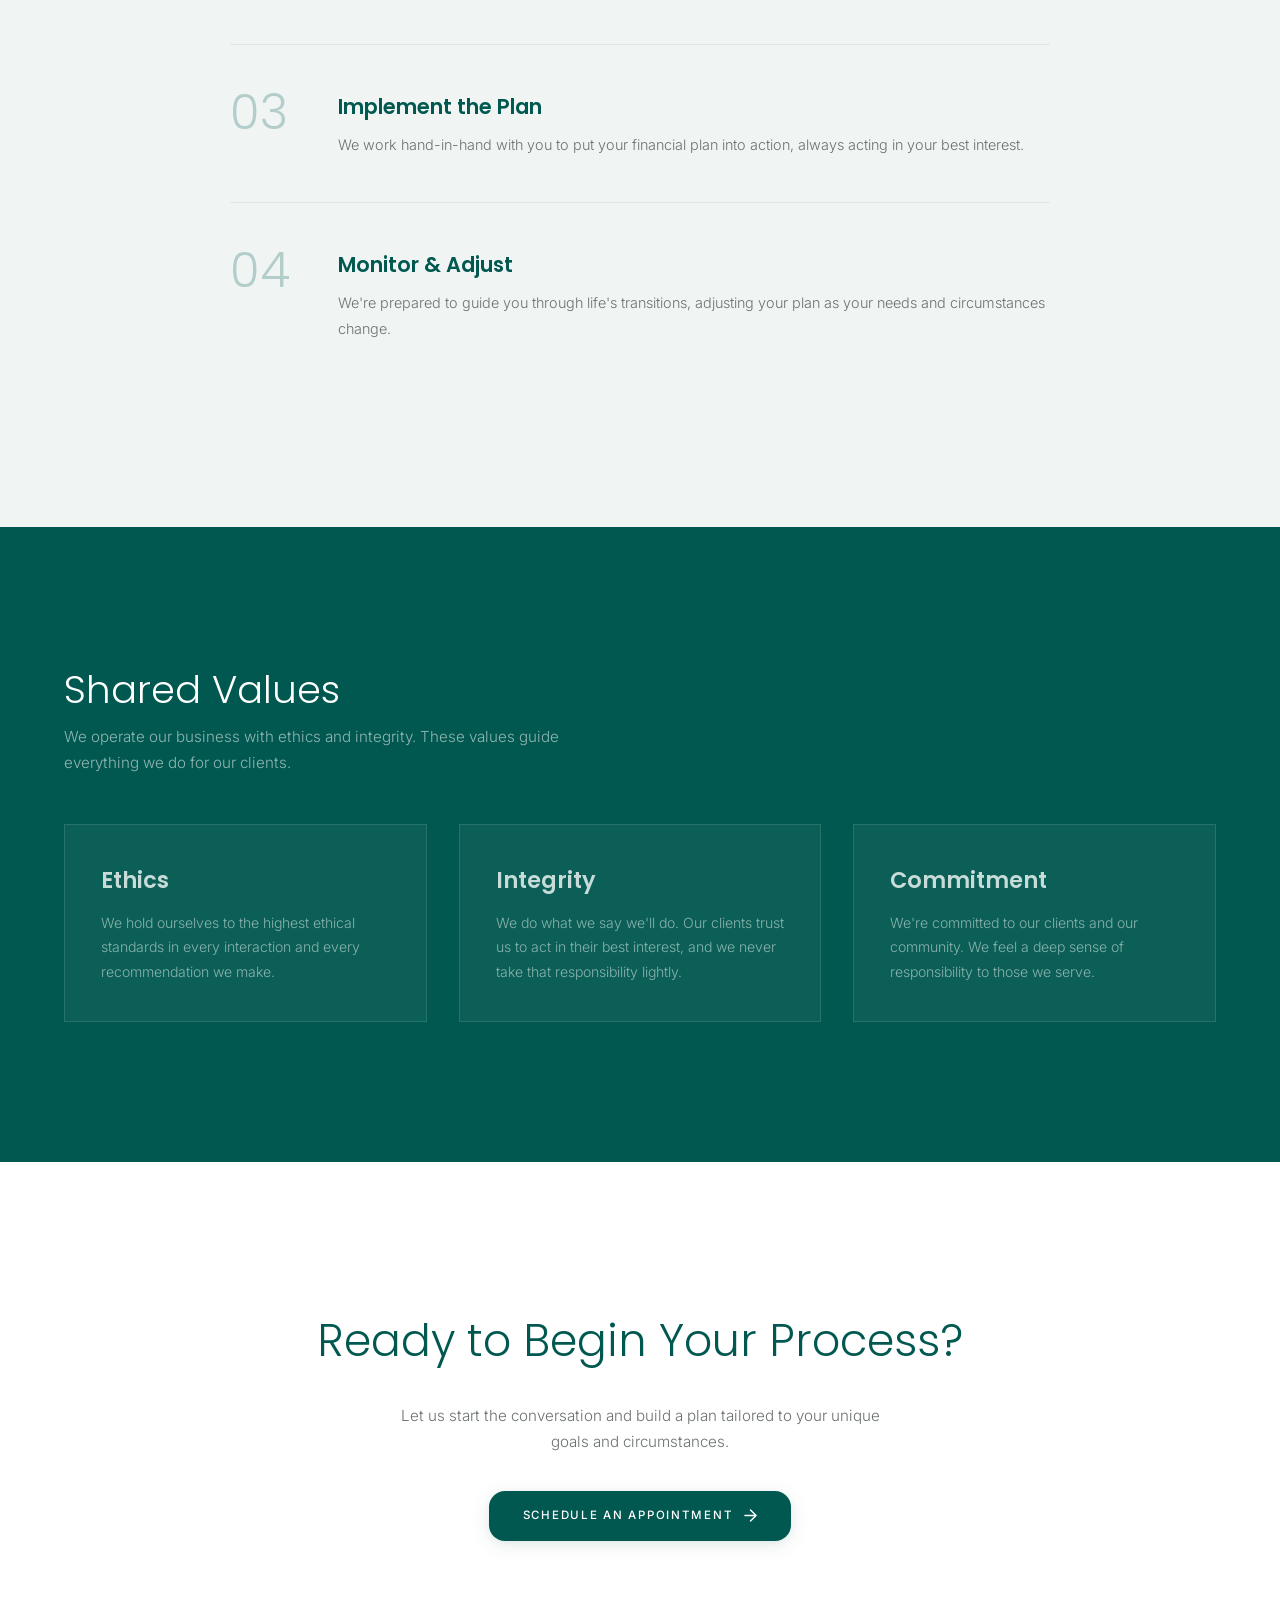
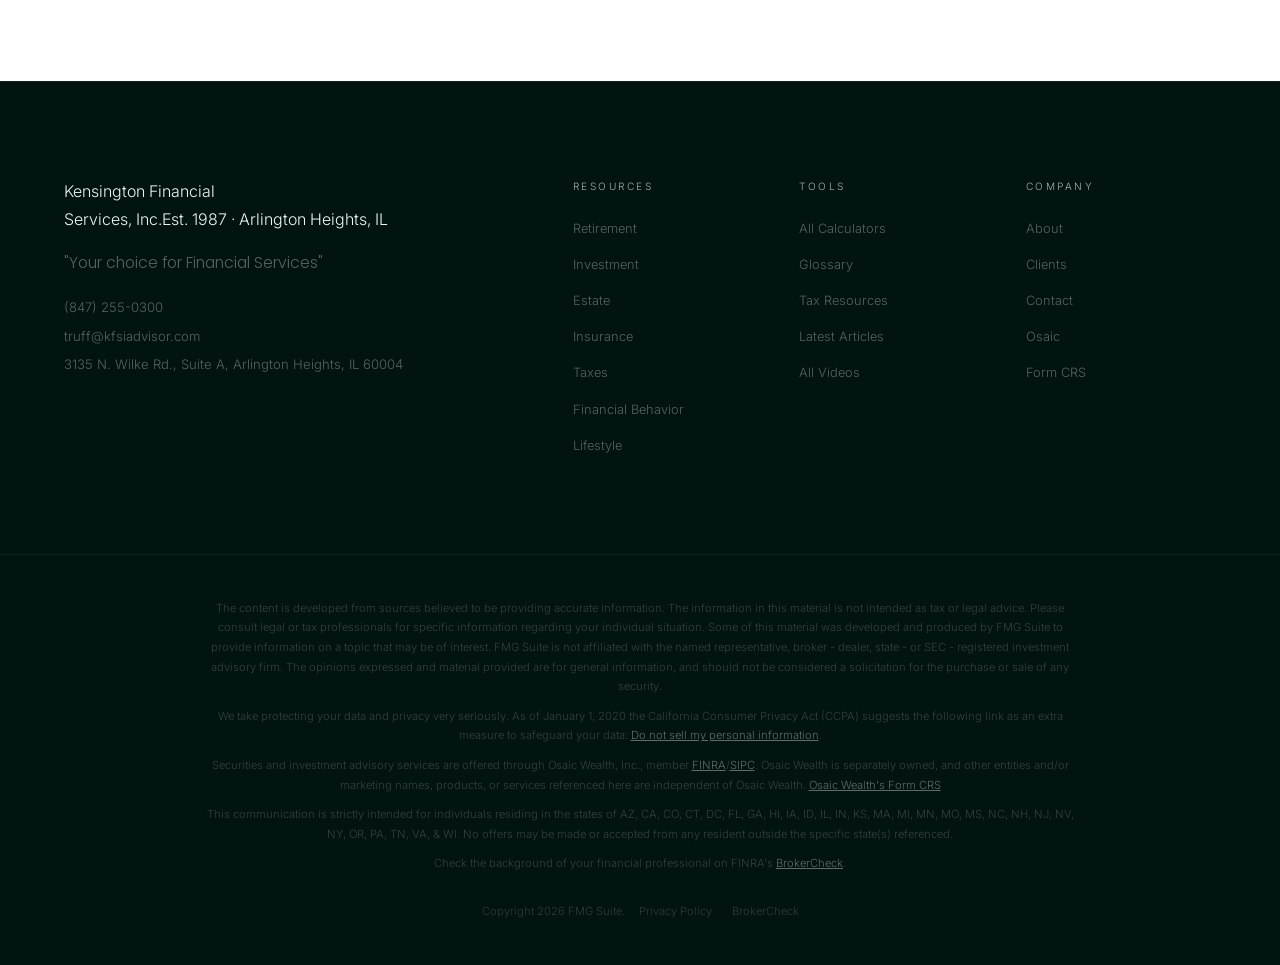
<file: process.html>
<!DOCTYPE html>
<html lang="en">
<head>
<meta charset="UTF-8">
<meta name="viewport" content="width=device-width, initial-scale=1.0">
<title>Process Statement | Kensington Financial Services, Inc.</title>
<link rel="preconnect" href="https://fonts.googleapis.com">
<link rel="preconnect" href="https://fonts.gstatic.com" crossorigin>
<link href="https://fonts.googleapis.com/css2?family=Poppins:wght@300;400;500;600;700&family=Inter:wght@300;400;500&display=swap" rel="stylesheet">
<link rel="stylesheet" href="styles.css">
</head>
<body class="inner">

<div id="prog"></div>
<nav class="nav" id="nav">
  <a href="index.html" class="nav-logo">
    <img src="logo.png" alt="Kensington Financial Services, Inc." style="height:48px;width:auto;display:block">
  </a>
  <ul class="nav-links">
    <li><a href="index.html">Home</a></li>
    <li><a href="clients.html">Clients</a></li>
    <li><a href="about.html">About</a></li>
    <li class="has-drop">
      <a href="resources.html">Resources &#9662;</a>
      <ul class="drop">
        <li><a href="resources.html">Lifestyle</a></li>
        <li><a href="resources.html">Investment</a></li>
        <li><a href="resources.html">Retirement</a></li>
        <li><a href="resources.html">Kensington Insurance</a></li>
        <li><a href="resources.html">Financial Behavior</a></li>
        <li><a href="resources.html">Estate</a></li>
        <li><a href="resources.html">Taxes</a></li>
      </ul>
    </li>
    <li class="has-drop">
      <a href="#">Tools &#9662;</a>
      <ul class="drop">
        <li><a href="#">Calculators</a></li>
        <li><a href="#">Glossary</a></li>
        <li><a href="#">Tax Resources</a></li>
      </ul>
    </li>
    <li><a href="contact.html">Contact</a></li>
  </ul>
  <a href="contact.html" class="nav-cta">Schedule an Appointment</a>
  <button class="hamburger" id="hbg" aria-label="Menu"><span></span><span></span><span></span></button>
</nav>
<div class="mob-menu" id="mob">
  <a href="index.html" onclick="closeMob()">Home</a>
  <a href="clients.html" onclick="closeMob()">Clients</a>
  <a href="about.html" onclick="closeMob()">About</a>
  <a href="resources.html" onclick="closeMob()">Resources</a>
  <a href="contact.html" onclick="closeMob()">Contact</a>
  <a href="contact.html" onclick="closeMob()" class="btn-gold" style="margin-top:8px">Schedule an Appointment</a>
</div>

<!-- PAGE BANNER -->
<div class="page-banner">
  <div class="page-banner-inner">
    <div class="page-banner-eye a">How We Work</div>
    <h1 class="page-banner-h1 a d1">Our Process Statement</h1>
    <p class="page-banner-sub a d2">We create strategies tailored to your goals.</p>
  </div>
</div>

<!-- INTRO TWO-COL -->
<div class="page-section white">
  <div class="content-wrap">
    <div class="two-col">
      <div class="prose a">
        <h2>We Create Strategies Tailored to Your Goals</h2>
        <p>Our process is designed to understand your unique financial situation and build a plan that works for you. We start by listening&mdash;then we develop, implement, and continually monitor your strategy.</p>
        <p>At Kensington Financial Services, Inc., we take the time to truly understand where you are today, where you want to go, and what obstacles stand in the way. From there, we build a plan that makes sense for your life.</p>
      </div>
      <div class="a d2" style="position:relative;min-height:320px">
        <div style="position:absolute;inset:0;background:linear-gradient(135deg,var(--navy) 0%,#011c17 100%);display:flex;align-items:center;justify-content:center;overflow:hidden;padding:40px">
          <div style="text-align:center">
            <div style="font-family:var(--serif);font-size:clamp(3rem,8vw,7rem);font-weight:300;color:rgba(199,219,216,.18);line-height:1;user-select:none">Process</div>
            <div style="font-family:var(--serif);font-size:.9rem;color:rgba(240,245,244,.4);margin-top:16px;line-height:1.6">"We operate our business<br>with ethics and integrity."</div>
          </div>
        </div>
      </div>
    </div>
  </div>
</div>

<!-- PROCESS STEPS -->
<div class="page-section light">
  <div class="content-wrap narrow">
    <h2 class="a" style="font-family:var(--serif);font-size:clamp(1.6rem,3vw,2.6rem);font-weight:600;color:var(--navy);margin-bottom:8px;line-height:1.15">How We Work With You</h2>
    <p class="a d1" style="font-size:.95rem;color:var(--muted);margin-bottom:48px">A clear, consistent approach from first conversation to ongoing partnership.</p>

    <div class="process-step a d1">
      <div class="step-num">01</div>
      <div class="step-content">
        <h3>Understand Your Goals</h3>
        <p>We start by listening. Our first priority is to understand your concerns, needs, and goals so we can build a sensible plan.</p>
      </div>
    </div>

    <div class="process-step a d2">
      <div class="step-num">02</div>
      <div class="step-content">
        <h3>Develop Your Strategy</h3>
        <p>We create strategies tailored to your unique situation, drawing on our years of experience in financial services.</p>
      </div>
    </div>

    <div class="process-step a d3">
      <div class="step-num">03</div>
      <div class="step-content">
        <h3>Implement the Plan</h3>
        <p>We work hand-in-hand with you to put your financial plan into action, always acting in your best interest.</p>
      </div>
    </div>

    <div class="process-step a d4">
      <div class="step-num">04</div>
      <div class="step-content">
        <h3>Monitor &amp; Adjust</h3>
        <p>We're prepared to guide you through life's transitions, adjusting your plan as your needs and circumstances change.</p>
      </div>
    </div>
  </div>
</div>

<!-- SHARED VALUES -->
<div class="page-section primary">
  <div class="content-wrap">
    <h2 class="a" style="font-family:var(--serif);font-size:clamp(1.6rem,3vw,2.6rem);font-weight:300;color:#fff;margin-bottom:12px;line-height:1.15">Shared Values</h2>
    <p class="a d1" style="color:rgba(240,245,244,.6);font-size:.95rem;margin-bottom:48px;max-width:540px">We operate our business with ethics and integrity. These values guide everything we do for our clients.</p>
    <div class="three-col">
      <div class="a d1" style="padding:36px;border:1px solid rgba(199,219,216,.15);background:rgba(255,255,255,.04)">
        <div style="font-family:var(--serif);font-size:1.4rem;font-weight:600;color:var(--gold);margin-bottom:12px">Ethics</div>
        <p style="font-size:.88rem;color:rgba(240,245,244,.55);line-height:1.75">We hold ourselves to the highest ethical standards in every interaction and every recommendation we make.</p>
      </div>
      <div class="a d2" style="padding:36px;border:1px solid rgba(199,219,216,.15);background:rgba(255,255,255,.04)">
        <div style="font-family:var(--serif);font-size:1.4rem;font-weight:600;color:var(--gold);margin-bottom:12px">Integrity</div>
        <p style="font-size:.88rem;color:rgba(240,245,244,.55);line-height:1.75">We do what we say we'll do. Our clients trust us to act in their best interest, and we never take that responsibility lightly.</p>
      </div>
      <div class="a d3" style="padding:36px;border:1px solid rgba(199,219,216,.15);background:rgba(255,255,255,.04)">
        <div style="font-family:var(--serif);font-size:1.4rem;font-weight:600;color:var(--gold);margin-bottom:12px">Commitment</div>
        <p style="font-size:.88rem;color:rgba(240,245,244,.55);line-height:1.75">We're committed to our clients and our community. We feel a deep sense of responsibility to those we serve.</p>
      </div>
    </div>
  </div>
</div>

<!-- CTA -->
<div class="page-section white">
  <div class="content-wrap" style="text-align:center">
    <h2 class="a" style="font-family:var(--serif);font-size:clamp(1.8rem,3.5vw,3rem);font-weight:300;color:var(--navy);margin-bottom:24px">Ready to Begin Your Process?</h2>
    <p class="a d1" style="color:var(--muted);font-size:.95rem;margin-bottom:36px;max-width:480px;margin-left:auto;margin-right:auto">Let us start the conversation and build a plan tailored to your unique goals and circumstances.</p>
    <a href="contact.html" class="btn-gold a d2">Schedule an Appointment <svg width="13" height="13" viewBox="0 0 14 14" fill="none"><path d="M1 7H13M7 1L13 7L7 13" stroke="currentColor" stroke-width="1.5" stroke-linecap="round" stroke-linejoin="round"/></svg></a>
  </div>
</div>

<!-- FOOTER -->
<footer class="footer">
  <div class="footer-main">
    <div>
      <div class="footer-logo">Kensington Financial<br>Services, Inc.<span>Est. 1987 &middot; Arlington Heights, IL</span></div>
      <p class="footer-tag">"Your choice for Financial Services"</p>
      <div class="footer-mini">
        <a href="tel:8472550300">(847) 255-0300</a>
        <a href="mailto:truff@kfsiadvisor.com">truff@kfsiadvisor.com</a>
        <a href="#">3135 N. Wilke Rd., Suite A, Arlington Heights, IL 60004</a>
      </div>
    </div>
    <div class="footer-cols">
      <div>
        <div class="fc-title">Resources</div>
        <ul class="fc-links">
          <li><a href="resources.html">Retirement</a></li>
          <li><a href="resources.html">Investment</a></li>
          <li><a href="resources.html">Estate</a></li>
          <li><a href="resources.html">Insurance</a></li>
          <li><a href="resources.html">Taxes</a></li>
          <li><a href="resources.html">Financial Behavior</a></li>
          <li><a href="resources.html">Lifestyle</a></li>
        </ul>
      </div>
      <div>
        <div class="fc-title">Tools</div>
        <ul class="fc-links">
          <li><a href="#">All Calculators</a></li>
          <li><a href="#">Glossary</a></li>
          <li><a href="#">Tax Resources</a></li>
          <li><a href="#">Latest Articles</a></li>
          <li><a href="#">All Videos</a></li>
        </ul>
      </div>
      <div>
        <div class="fc-title">Company</div>
        <ul class="fc-links">
          <li><a href="about.html">About</a></li>
          <li><a href="clients.html">Clients</a></li>
          <li><a href="contact.html">Contact</a></li>
          <li><a href="#">Osaic</a></li>
          <li><a href="#">Form CRS</a></li>
        </ul>
      </div>
    </div>
  </div>
  <hr class="footer-hr">
  <div class="footer-bottom">
    <div class="footer-disc">
      <p>The content is developed from sources believed to be providing accurate information. The information in this material is not intended as tax or legal advice. Please consult legal or tax professionals for specific information regarding your individual situation. Some of this material was developed and produced by FMG Suite to provide information on a topic that may be of interest. FMG Suite is not affiliated with the named representative, broker - dealer, state - or SEC - registered investment advisory firm. The opinions expressed and material provided are for general information, and should not be considered a solicitation for the purchase or sale of any security.</p>
      <p>We take protecting your data and privacy very seriously. As of January 1, 2020 the California Consumer Privacy Act (CCPA) suggests the following link as an extra measure to safeguard your data: <a href="#">Do not sell my personal information</a>.</p>
      <p>Securities and investment advisory services are offered through Osaic Wealth, Inc., member <a href="#">FINRA</a>/<a href="#">SIPC</a>. Osaic Wealth is separately owned, and other entities and/or marketing names, products, or services referenced here are independent of Osaic Wealth. <a href="#">Osaic Wealth's Form CRS</a></p>
      <p>This communication is strictly intended for individuals residing in the states of AZ, CA, CO, CT, DC, FL, GA, HI, IA, ID, IL, IN, KS, MA, MI, MN, MO, MS, NC, NH, NJ, NV, NY, OR, PA, TN, VA, &amp; WI. No offers may be made or accepted from any resident outside the specific state(s) referenced.</p>
      <p>Check the background of your financial professional on FINRA's <a href="#">BrokerCheck</a>.</p>
    </div>
    <div class="footer-legal">
      <div class="footer-cr">Copyright 2026 FMG Suite.</div>
      <div class="footer-legal-links">
        <a href="#">Privacy Policy</a>
        <a href="#">BrokerCheck</a>
      </div>
    </div>
  </div>
</footer>
<script src="main.js"></script>
</body>
</html>
</file>
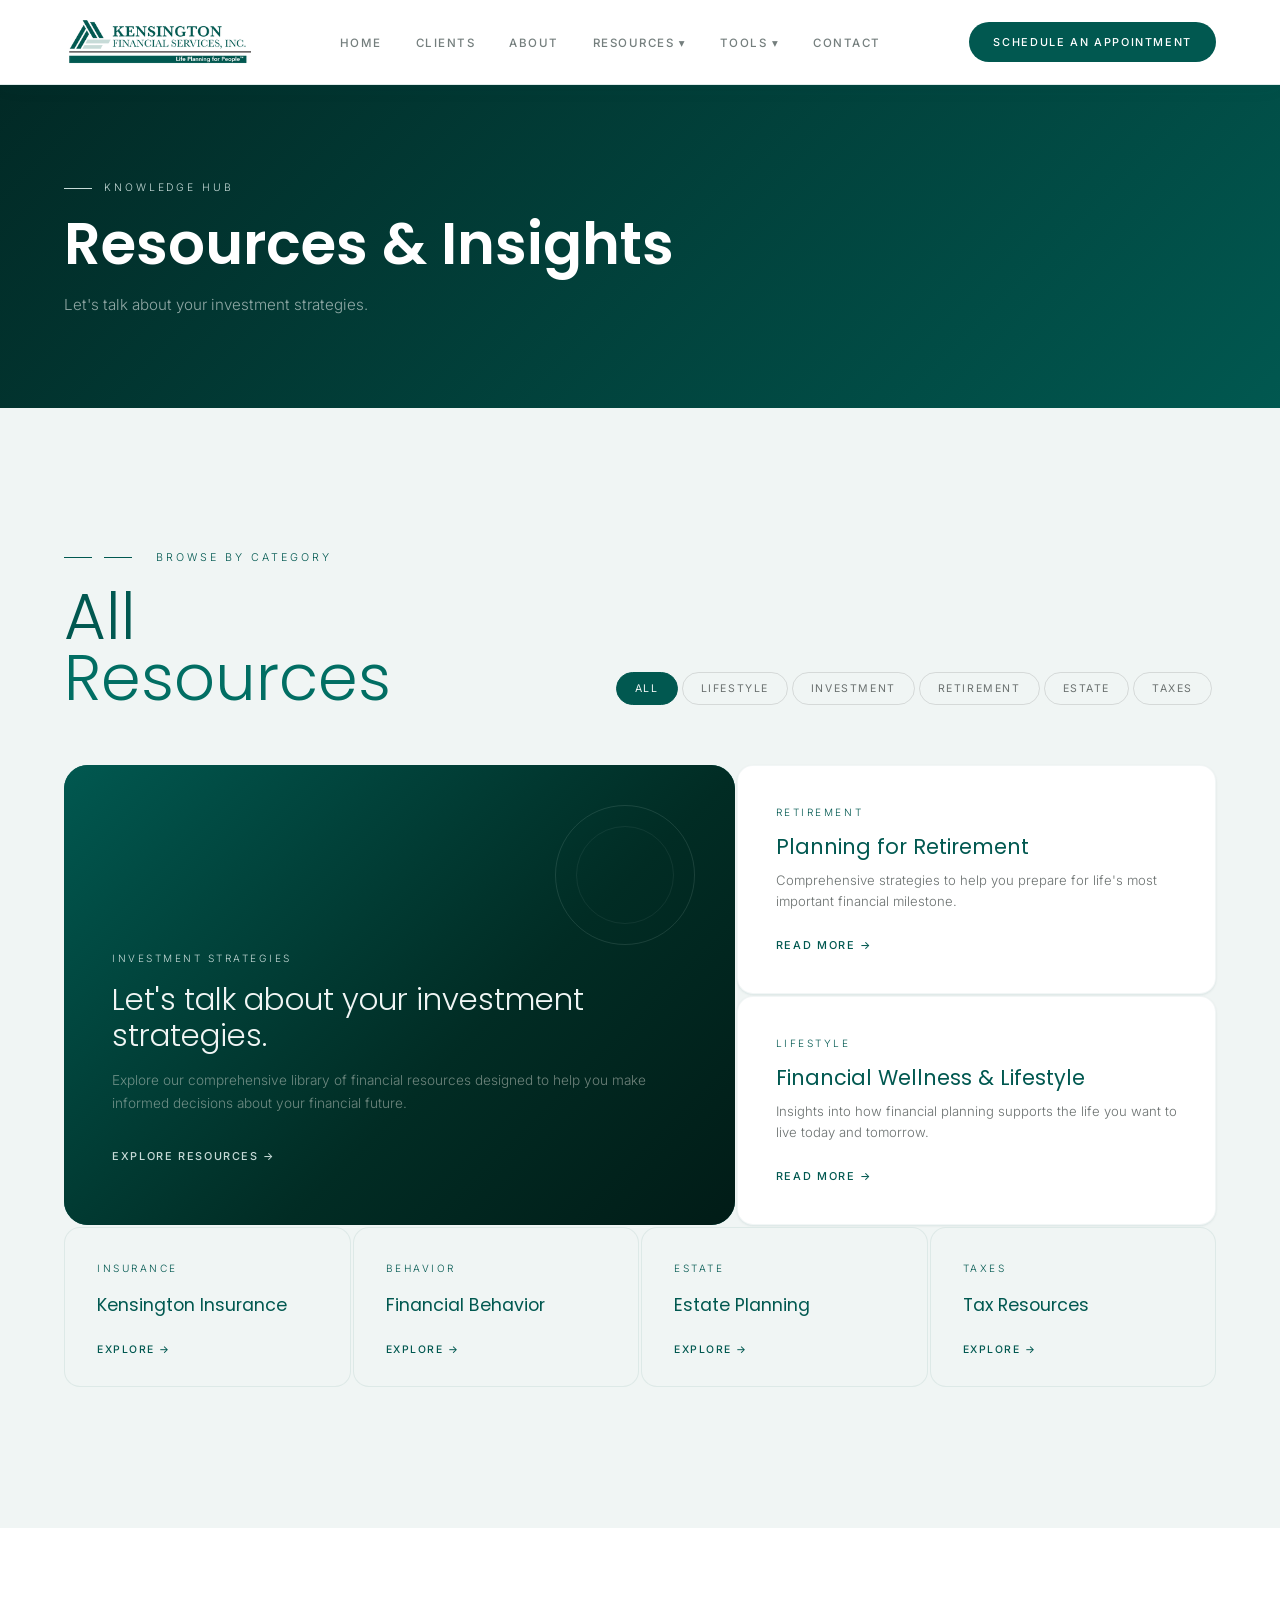
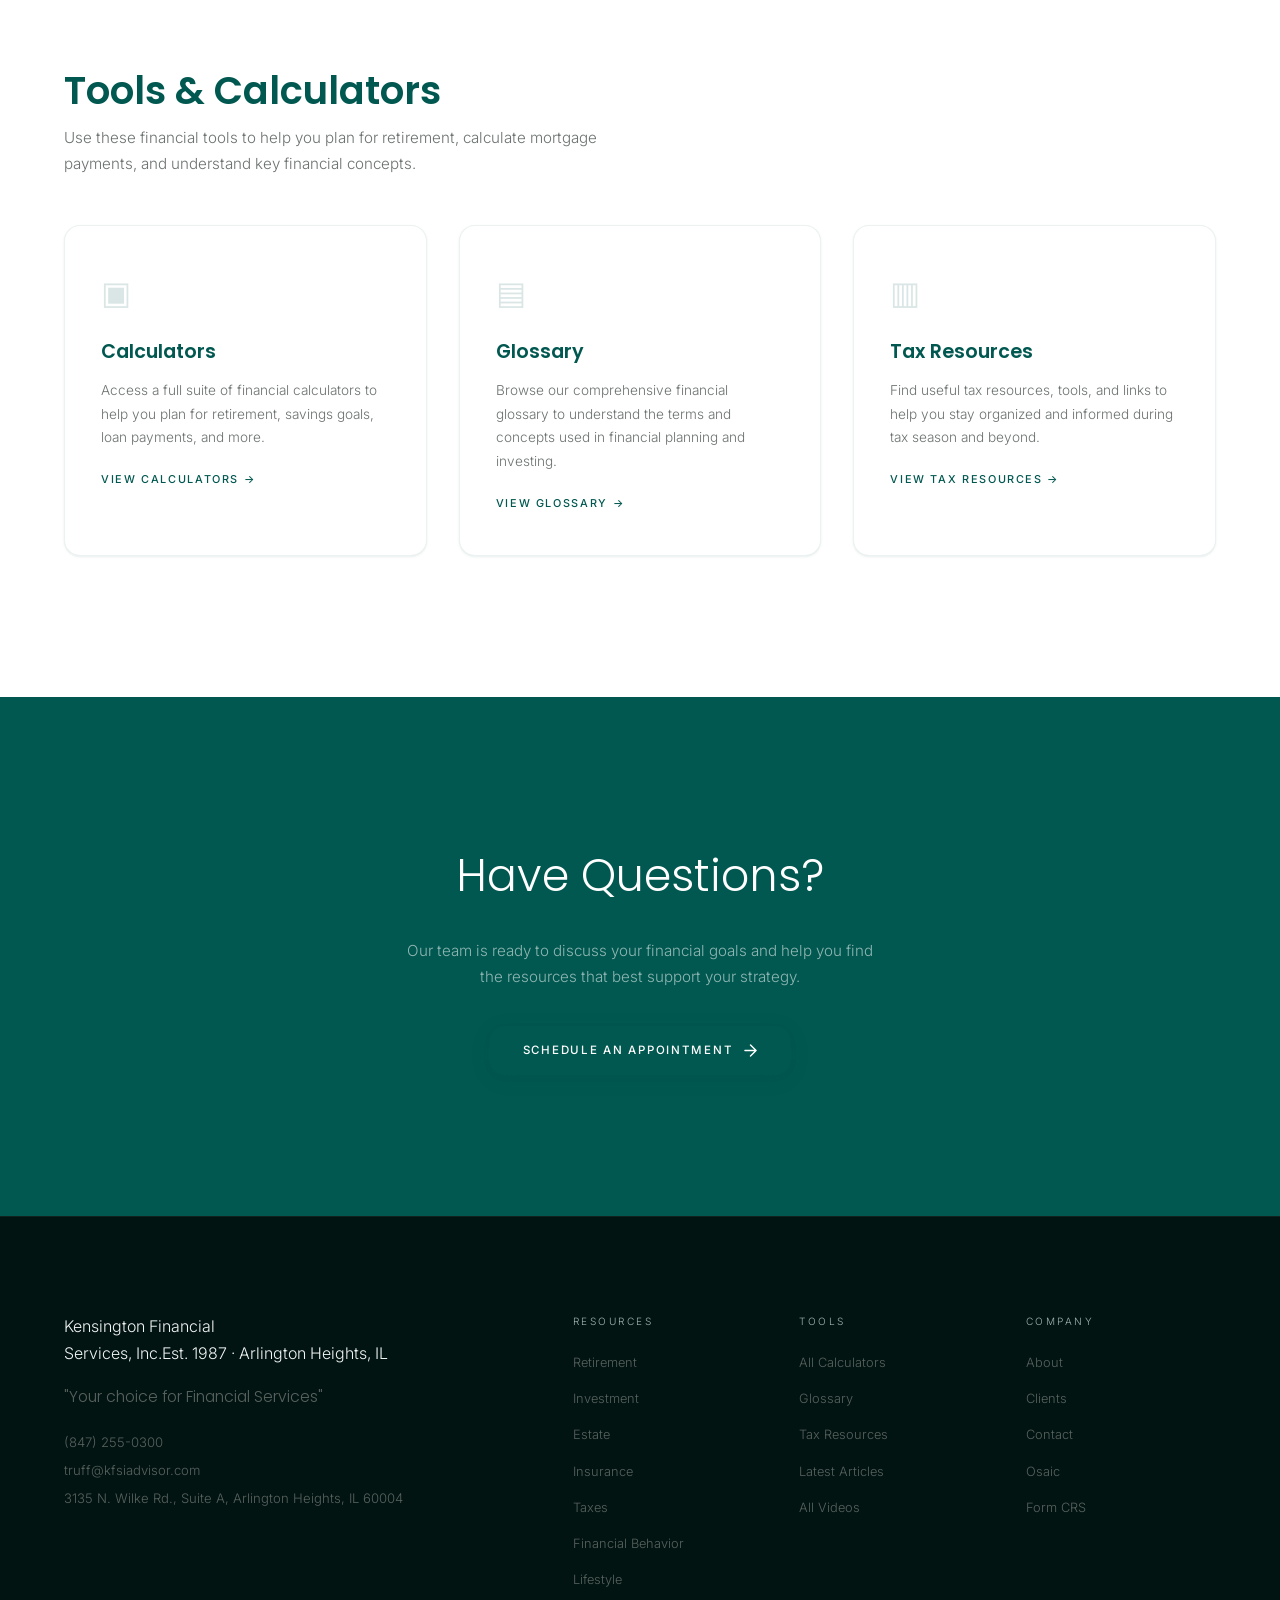
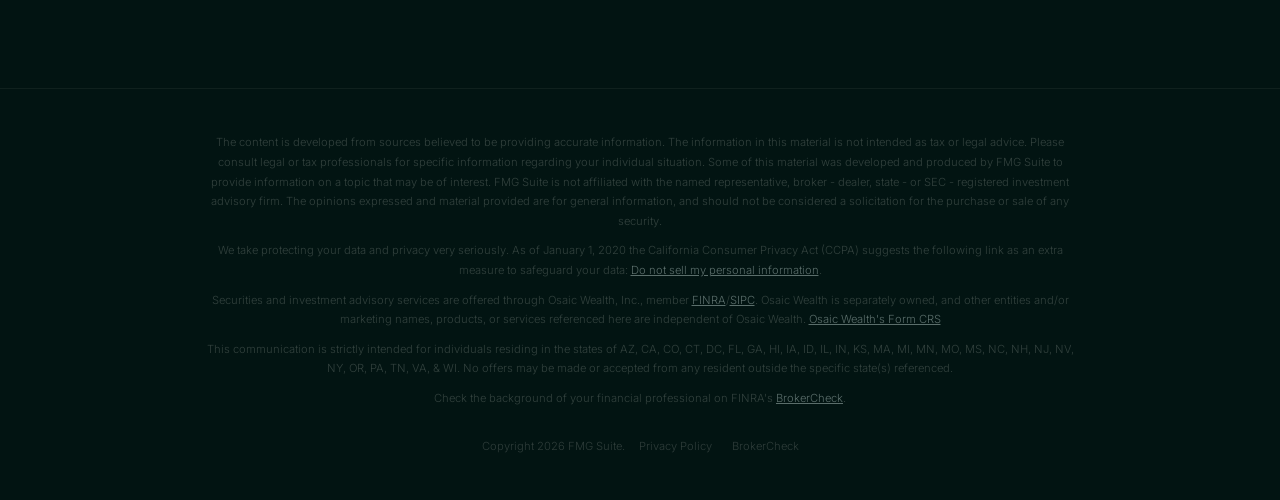
<file: resources.html>
<!DOCTYPE html>
<html lang="en">
<head>
<meta charset="UTF-8">
<meta name="viewport" content="width=device-width, initial-scale=1.0">
<title>Resources &amp; Insights | Kensington Financial Services, Inc.</title>
<link rel="preconnect" href="https://fonts.googleapis.com">
<link rel="preconnect" href="https://fonts.gstatic.com" crossorigin>
<link href="https://fonts.googleapis.com/css2?family=Poppins:wght@300;400;500;600;700&family=Inter:wght@300;400;500&display=swap" rel="stylesheet">
<link rel="stylesheet" href="styles.css">
</head>
<body class="inner">

<div id="prog"></div>
<nav class="nav" id="nav">
  <a href="index.html" class="nav-logo">
    <img src="logo.png" alt="Kensington Financial Services, Inc." style="height:48px;width:auto;display:block">
  </a>
  <ul class="nav-links">
    <li><a href="index.html">Home</a></li>
    <li><a href="clients.html">Clients</a></li>
    <li><a href="about.html">About</a></li>
    <li class="has-drop">
      <a href="resources.html">Resources &#9662;</a>
      <ul class="drop">
        <li><a href="resources.html">Lifestyle</a></li>
        <li><a href="resources.html">Investment</a></li>
        <li><a href="resources.html">Retirement</a></li>
        <li><a href="resources.html">Kensington Insurance</a></li>
        <li><a href="resources.html">Financial Behavior</a></li>
        <li><a href="resources.html">Estate</a></li>
        <li><a href="resources.html">Taxes</a></li>
      </ul>
    </li>
    <li class="has-drop">
      <a href="#">Tools &#9662;</a>
      <ul class="drop">
        <li><a href="#">Calculators</a></li>
        <li><a href="#">Glossary</a></li>
        <li><a href="#">Tax Resources</a></li>
      </ul>
    </li>
    <li><a href="contact.html">Contact</a></li>
  </ul>
  <a href="contact.html" class="nav-cta">Schedule an Appointment</a>
  <button class="hamburger" id="hbg" aria-label="Menu"><span></span><span></span><span></span></button>
</nav>
<div class="mob-menu" id="mob">
  <a href="index.html" onclick="closeMob()">Home</a>
  <a href="clients.html" onclick="closeMob()">Clients</a>
  <a href="about.html" onclick="closeMob()">About</a>
  <a href="resources.html" onclick="closeMob()">Resources</a>
  <a href="contact.html" onclick="closeMob()">Contact</a>
  <a href="contact.html" onclick="closeMob()" class="btn-gold" style="margin-top:8px">Schedule an Appointment</a>
</div>

<!-- PAGE BANNER -->
<div class="page-banner">
  <div class="page-banner-inner">
    <div class="page-banner-eye a">Knowledge Hub</div>
    <h1 class="page-banner-h1 a d1">Resources &amp; Insights</h1>
    <p class="page-banner-sub a d2">Let's talk about your investment strategies.</p>
  </div>
</div>

<!-- RESOURCES SECTION -->
<section class="resources" style="padding-top:var(--sp)">
  <div class="res-head">
    <div>
      <div class="section-label a" style="color:var(--navy)"><span style="display:inline-block;width:28px;height:1px;background:var(--navy);margin-right:12px;vertical-align:middle"></span>Browse by Category</div>
      <h2 class="res-h2 a d1">All<br><em>Resources</em></h2>
    </div>
    <div class="res-cats a d2">
      <button class="cat on">All</button>
      <button class="cat">Lifestyle</button>
      <button class="cat">Investment</button>
      <button class="cat">Retirement</button>
      <button class="cat">Estate</button>
      <button class="cat">Taxes</button>
    </div>
  </div>
  <div class="res-grid">
    <div class="res-feat a">
      <div class="res-feat-bg"></div>
      <div class="res-feat-orb"></div>
      <div class="res-feat-content">
        <div class="res-tag">Investment Strategies</div>
        <h3 class="res-feat-title">Let's talk about your investment strategies.</h3>
        <p class="res-feat-desc">Explore our comprehensive library of financial resources designed to help you make informed decisions about your financial future.</p>
        <a href="#" class="res-link">Explore Resources &rarr;</a>
      </div>
    </div>
    <div class="res-card a d1">
      <div>
        <div class="res-tag">Retirement</div>
        <h4 class="res-card-title">Planning for Retirement</h4>
        <p class="res-card-body">Comprehensive strategies to help you prepare for life's most important financial milestone.</p>
      </div>
      <a href="#" class="res-link" style="color:var(--navy)">Read More &rarr;</a>
    </div>
    <div class="res-card a d2">
      <div>
        <div class="res-tag">Lifestyle</div>
        <h4 class="res-card-title">Financial Wellness &amp; Lifestyle</h4>
        <p class="res-card-body">Insights into how financial planning supports the life you want to live today and tomorrow.</p>
      </div>
      <a href="#" class="res-link" style="color:var(--navy)">Read More &rarr;</a>
    </div>
  </div>
  <div class="res-cats-mini">
    <div class="res-mini a d1">
      <div><div class="res-tag">Insurance</div><div class="res-mini-title">Kensington Insurance</div></div>
      <a href="#" class="res-link" style="color:var(--navy);font-size:.65rem">Explore &rarr;</a>
    </div>
    <div class="res-mini a d2">
      <div><div class="res-tag">Behavior</div><div class="res-mini-title">Financial Behavior</div></div>
      <a href="#" class="res-link" style="color:var(--navy);font-size:.65rem">Explore &rarr;</a>
    </div>
    <div class="res-mini a d3">
      <div><div class="res-tag">Estate</div><div class="res-mini-title">Estate Planning</div></div>
      <a href="#" class="res-link" style="color:var(--navy);font-size:.65rem">Explore &rarr;</a>
    </div>
    <div class="res-mini a d4">
      <div><div class="res-tag">Taxes</div><div class="res-mini-title">Tax Resources</div></div>
      <a href="#" class="res-link" style="color:var(--navy);font-size:.65rem">Explore &rarr;</a>
    </div>
  </div>
</section>

<!-- TOOLS SECTION -->
<div class="page-section white">
  <div class="content-wrap">
    <h2 class="a" style="font-family:var(--serif);font-size:clamp(1.6rem,3vw,2.6rem);font-weight:600;color:var(--navy);margin-bottom:12px;line-height:1.15">Tools &amp; Calculators</h2>
    <p class="a d1" style="font-size:.95rem;color:var(--muted);margin-bottom:48px;max-width:600px">Use these financial tools to help you plan for retirement, calculate mortgage payments, and understand key financial concepts.</p>
    <div class="three-col">
      <div class="service-card a d1">
        <div class="service-card-num" style="font-size:2rem">&#9635;</div>
        <div class="service-card-title">Calculators</div>
        <p class="service-card-body">Access a full suite of financial calculators to help you plan for retirement, savings goals, loan payments, and more.</p>
        <a href="#" style="display:inline-flex;align-items:center;gap:8px;font-size:.68rem;font-weight:500;letter-spacing:.15em;text-transform:uppercase;color:var(--navy);text-decoration:none;margin-top:20px;transition:gap .3s" onmouseover="this.style.gap='14px'" onmouseout="this.style.gap='8px'">View Calculators &rarr;</a>
      </div>
      <div class="service-card a d2">
        <div class="service-card-num" style="font-size:2rem">&#9636;</div>
        <div class="service-card-title">Glossary</div>
        <p class="service-card-body">Browse our comprehensive financial glossary to understand the terms and concepts used in financial planning and investing.</p>
        <a href="#" style="display:inline-flex;align-items:center;gap:8px;font-size:.68rem;font-weight:500;letter-spacing:.15em;text-transform:uppercase;color:var(--navy);text-decoration:none;margin-top:20px;transition:gap .3s" onmouseover="this.style.gap='14px'" onmouseout="this.style.gap='8px'">View Glossary &rarr;</a>
      </div>
      <div class="service-card a d3">
        <div class="service-card-num" style="font-size:2rem">&#9637;</div>
        <div class="service-card-title">Tax Resources</div>
        <p class="service-card-body">Find useful tax resources, tools, and links to help you stay organized and informed during tax season and beyond.</p>
        <a href="#" style="display:inline-flex;align-items:center;gap:8px;font-size:.68rem;font-weight:500;letter-spacing:.15em;text-transform:uppercase;color:var(--navy);text-decoration:none;margin-top:20px;transition:gap .3s" onmouseover="this.style.gap='14px'" onmouseout="this.style.gap='8px'">View Tax Resources &rarr;</a>
      </div>
    </div>
  </div>
</div>

<!-- CTA -->
<div class="page-section primary">
  <div class="content-wrap" style="text-align:center">
    <h2 class="a" style="font-family:var(--serif);font-size:clamp(1.8rem,3.5vw,3rem);font-weight:300;color:#fff;margin-bottom:24px">Have Questions?</h2>
    <p class="a d1" style="color:rgba(240,245,244,.6);font-size:.95rem;margin-bottom:36px;max-width:480px;margin-left:auto;margin-right:auto">Our team is ready to discuss your financial goals and help you find the resources that best support your strategy.</p>
    <a href="contact.html" class="btn-gold a d2">Schedule an Appointment <svg width="13" height="13" viewBox="0 0 14 14" fill="none"><path d="M1 7H13M7 1L13 7L7 13" stroke="currentColor" stroke-width="1.5" stroke-linecap="round" stroke-linejoin="round"/></svg></a>
  </div>
</div>

<!-- FOOTER -->
<footer class="footer">
  <div class="footer-main">
    <div>
      <div class="footer-logo">Kensington Financial<br>Services, Inc.<span>Est. 1987 &middot; Arlington Heights, IL</span></div>
      <p class="footer-tag">"Your choice for Financial Services"</p>
      <div class="footer-mini">
        <a href="tel:8472550300">(847) 255-0300</a>
        <a href="mailto:truff@kfsiadvisor.com">truff@kfsiadvisor.com</a>
        <a href="#">3135 N. Wilke Rd., Suite A, Arlington Heights, IL 60004</a>
      </div>
    </div>
    <div class="footer-cols">
      <div>
        <div class="fc-title">Resources</div>
        <ul class="fc-links">
          <li><a href="resources.html">Retirement</a></li>
          <li><a href="resources.html">Investment</a></li>
          <li><a href="resources.html">Estate</a></li>
          <li><a href="resources.html">Insurance</a></li>
          <li><a href="resources.html">Taxes</a></li>
          <li><a href="resources.html">Financial Behavior</a></li>
          <li><a href="resources.html">Lifestyle</a></li>
        </ul>
      </div>
      <div>
        <div class="fc-title">Tools</div>
        <ul class="fc-links">
          <li><a href="#">All Calculators</a></li>
          <li><a href="#">Glossary</a></li>
          <li><a href="#">Tax Resources</a></li>
          <li><a href="#">Latest Articles</a></li>
          <li><a href="#">All Videos</a></li>
        </ul>
      </div>
      <div>
        <div class="fc-title">Company</div>
        <ul class="fc-links">
          <li><a href="about.html">About</a></li>
          <li><a href="clients.html">Clients</a></li>
          <li><a href="contact.html">Contact</a></li>
          <li><a href="#">Osaic</a></li>
          <li><a href="#">Form CRS</a></li>
        </ul>
      </div>
    </div>
  </div>
  <hr class="footer-hr">
  <div class="footer-bottom">
    <div class="footer-disc">
      <p>The content is developed from sources believed to be providing accurate information. The information in this material is not intended as tax or legal advice. Please consult legal or tax professionals for specific information regarding your individual situation. Some of this material was developed and produced by FMG Suite to provide information on a topic that may be of interest. FMG Suite is not affiliated with the named representative, broker - dealer, state - or SEC - registered investment advisory firm. The opinions expressed and material provided are for general information, and should not be considered a solicitation for the purchase or sale of any security.</p>
      <p>We take protecting your data and privacy very seriously. As of January 1, 2020 the California Consumer Privacy Act (CCPA) suggests the following link as an extra measure to safeguard your data: <a href="#">Do not sell my personal information</a>.</p>
      <p>Securities and investment advisory services are offered through Osaic Wealth, Inc., member <a href="#">FINRA</a>/<a href="#">SIPC</a>. Osaic Wealth is separately owned, and other entities and/or marketing names, products, or services referenced here are independent of Osaic Wealth. <a href="#">Osaic Wealth's Form CRS</a></p>
      <p>This communication is strictly intended for individuals residing in the states of AZ, CA, CO, CT, DC, FL, GA, HI, IA, ID, IL, IN, KS, MA, MI, MN, MO, MS, NC, NH, NJ, NV, NY, OR, PA, TN, VA, &amp; WI. No offers may be made or accepted from any resident outside the specific state(s) referenced.</p>
      <p>Check the background of your financial professional on FINRA's <a href="#">BrokerCheck</a>.</p>
    </div>
    <div class="footer-legal">
      <div class="footer-cr">Copyright 2026 FMG Suite.</div>
      <div class="footer-legal-links">
        <a href="#">Privacy Policy</a>
        <a href="#">BrokerCheck</a>
      </div>
    </div>
  </div>
</footer>
<script src="main.js"></script>
</body>
</html>
</file>
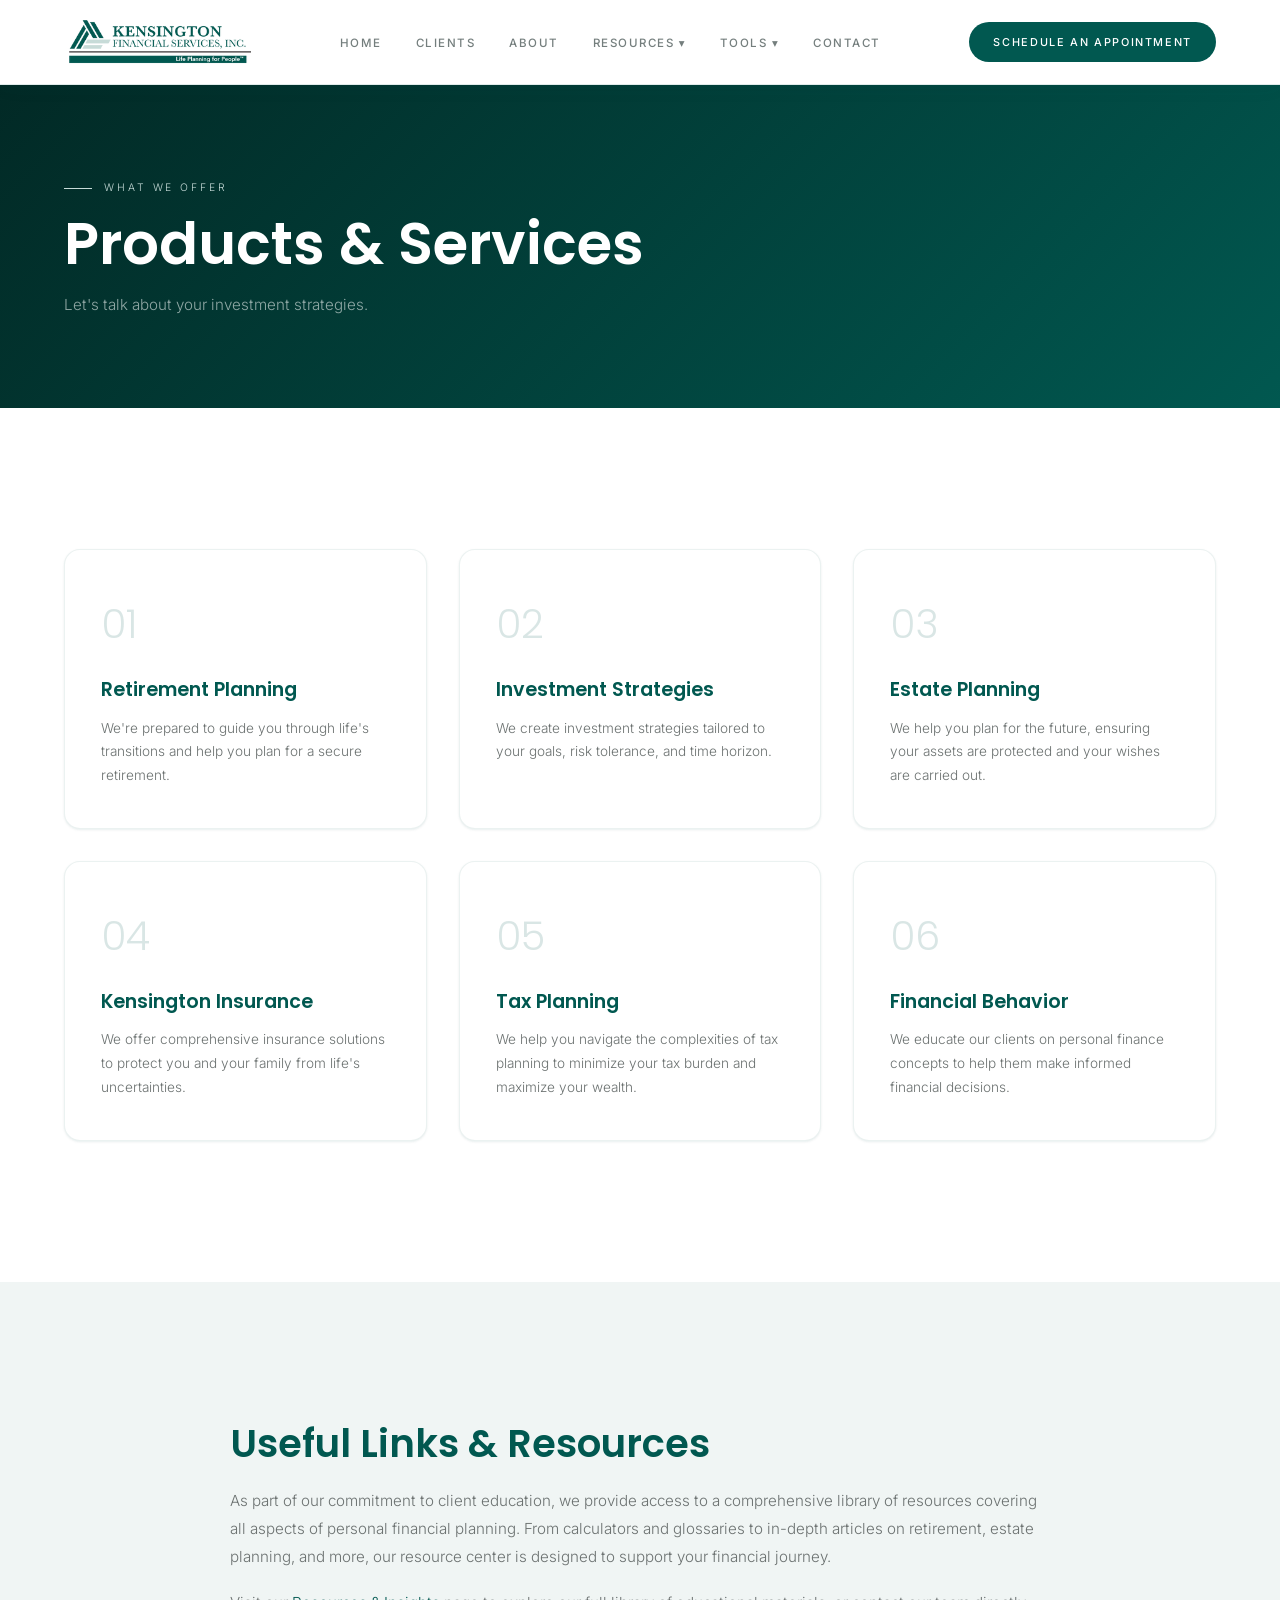
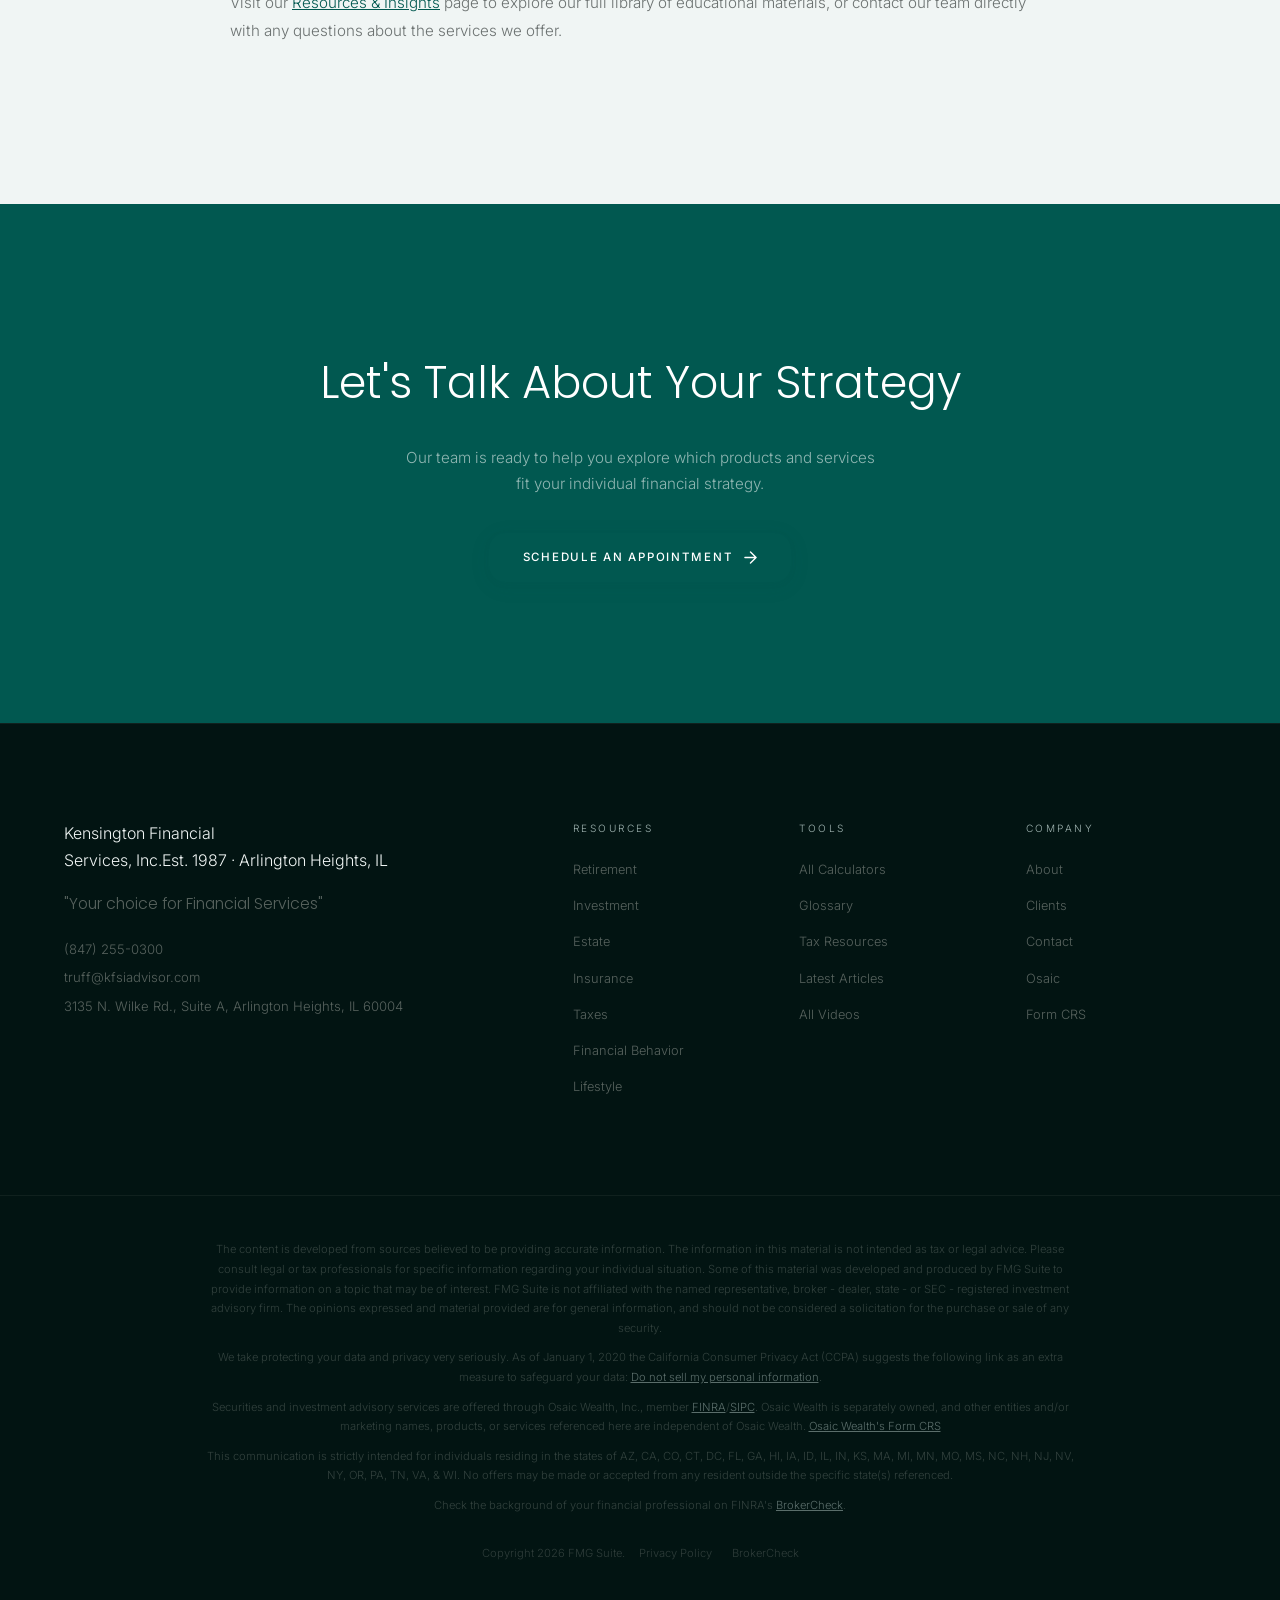
<file: services.html>
<!DOCTYPE html>
<html lang="en">
<head>
<meta charset="UTF-8">
<meta name="viewport" content="width=device-width, initial-scale=1.0">
<title>Products &amp; Services | Kensington Financial Services, Inc.</title>
<link rel="preconnect" href="https://fonts.googleapis.com">
<link rel="preconnect" href="https://fonts.gstatic.com" crossorigin>
<link href="https://fonts.googleapis.com/css2?family=Poppins:wght@300;400;500;600;700&family=Inter:wght@300;400;500&display=swap" rel="stylesheet">
<link rel="stylesheet" href="styles.css">
</head>
<body class="inner">

<div id="prog"></div>
<nav class="nav" id="nav">
  <a href="index.html" class="nav-logo">
    <img src="logo.png" alt="Kensington Financial Services, Inc." style="height:48px;width:auto;display:block">
  </a>
  <ul class="nav-links">
    <li><a href="index.html">Home</a></li>
    <li><a href="clients.html">Clients</a></li>
    <li><a href="about.html">About</a></li>
    <li class="has-drop">
      <a href="resources.html">Resources &#9662;</a>
      <ul class="drop">
        <li><a href="resources.html">Lifestyle</a></li>
        <li><a href="resources.html">Investment</a></li>
        <li><a href="resources.html">Retirement</a></li>
        <li><a href="resources.html">Kensington Insurance</a></li>
        <li><a href="resources.html">Financial Behavior</a></li>
        <li><a href="resources.html">Estate</a></li>
        <li><a href="resources.html">Taxes</a></li>
      </ul>
    </li>
    <li class="has-drop">
      <a href="#">Tools &#9662;</a>
      <ul class="drop">
        <li><a href="#">Calculators</a></li>
        <li><a href="#">Glossary</a></li>
        <li><a href="#">Tax Resources</a></li>
      </ul>
    </li>
    <li><a href="contact.html">Contact</a></li>
  </ul>
  <a href="contact.html" class="nav-cta">Schedule an Appointment</a>
  <button class="hamburger" id="hbg" aria-label="Menu"><span></span><span></span><span></span></button>
</nav>
<div class="mob-menu" id="mob">
  <a href="index.html" onclick="closeMob()">Home</a>
  <a href="clients.html" onclick="closeMob()">Clients</a>
  <a href="about.html" onclick="closeMob()">About</a>
  <a href="resources.html" onclick="closeMob()">Resources</a>
  <a href="contact.html" onclick="closeMob()">Contact</a>
  <a href="contact.html" onclick="closeMob()" class="btn-gold" style="margin-top:8px">Schedule an Appointment</a>
</div>

<!-- PAGE BANNER -->
<div class="page-banner">
  <div class="page-banner-inner">
    <div class="page-banner-eye a">What We Offer</div>
    <h1 class="page-banner-h1 a d1">Products &amp; Services</h1>
    <p class="page-banner-sub a d2">Let's talk about your investment strategies.</p>
  </div>
</div>

<!-- SERVICE CARDS -->
<div class="page-section white">
  <div class="content-wrap">
    <div class="three-col">
      <div class="service-card a d1">
        <div class="service-card-num">01</div>
        <div class="service-card-title">Retirement Planning</div>
        <p class="service-card-body">We're prepared to guide you through life's transitions and help you plan for a secure retirement.</p>
      </div>
      <div class="service-card a d2">
        <div class="service-card-num">02</div>
        <div class="service-card-title">Investment Strategies</div>
        <p class="service-card-body">We create investment strategies tailored to your goals, risk tolerance, and time horizon.</p>
      </div>
      <div class="service-card a d3">
        <div class="service-card-num">03</div>
        <div class="service-card-title">Estate Planning</div>
        <p class="service-card-body">We help you plan for the future, ensuring your assets are protected and your wishes are carried out.</p>
      </div>
      <div class="service-card a d1">
        <div class="service-card-num">04</div>
        <div class="service-card-title">Kensington Insurance</div>
        <p class="service-card-body">We offer comprehensive insurance solutions to protect you and your family from life's uncertainties.</p>
      </div>
      <div class="service-card a d2">
        <div class="service-card-num">05</div>
        <div class="service-card-title">Tax Planning</div>
        <p class="service-card-body">We help you navigate the complexities of tax planning to minimize your tax burden and maximize your wealth.</p>
      </div>
      <div class="service-card a d3">
        <div class="service-card-num">06</div>
        <div class="service-card-title">Financial Behavior</div>
        <p class="service-card-body">We educate our clients on personal finance concepts to help them make informed financial decisions.</p>
      </div>
    </div>
  </div>
</div>

<!-- USEFUL LINKS -->
<div class="page-section light">
  <div class="content-wrap narrow">
    <div class="prose a">
      <h2>Useful Links &amp; Resources</h2>
      <p>As part of our commitment to client education, we provide access to a comprehensive library of resources covering all aspects of personal financial planning. From calculators and glossaries to in-depth articles on retirement, estate planning, and more, our resource center is designed to support your financial journey.</p>
      <p>Visit our <a href="resources.html" style="color:var(--navy);text-decoration:underline">Resources &amp; Insights</a> page to explore our full library of educational materials, or contact our team directly with any questions about the services we offer.</p>
    </div>
  </div>
</div>

<!-- CTA -->
<div class="page-section primary">
  <div class="content-wrap" style="text-align:center">
    <h2 class="a" style="font-family:var(--serif);font-size:clamp(1.8rem,3.5vw,3rem);font-weight:300;color:#fff;margin-bottom:24px">Let's Talk About Your Strategy</h2>
    <p class="a d1" style="color:rgba(240,245,244,.6);font-size:.95rem;margin-bottom:36px;max-width:480px;margin-left:auto;margin-right:auto">Our team is ready to help you explore which products and services fit your individual financial strategy.</p>
    <a href="contact.html" class="btn-gold a d2">Schedule an Appointment <svg width="13" height="13" viewBox="0 0 14 14" fill="none"><path d="M1 7H13M7 1L13 7L7 13" stroke="currentColor" stroke-width="1.5" stroke-linecap="round" stroke-linejoin="round"/></svg></a>
  </div>
</div>

<!-- FOOTER -->
<footer class="footer">
  <div class="footer-main">
    <div>
      <div class="footer-logo">Kensington Financial<br>Services, Inc.<span>Est. 1987 &middot; Arlington Heights, IL</span></div>
      <p class="footer-tag">"Your choice for Financial Services"</p>
      <div class="footer-mini">
        <a href="tel:8472550300">(847) 255-0300</a>
        <a href="mailto:truff@kfsiadvisor.com">truff@kfsiadvisor.com</a>
        <a href="#">3135 N. Wilke Rd., Suite A, Arlington Heights, IL 60004</a>
      </div>
    </div>
    <div class="footer-cols">
      <div>
        <div class="fc-title">Resources</div>
        <ul class="fc-links">
          <li><a href="resources.html">Retirement</a></li>
          <li><a href="resources.html">Investment</a></li>
          <li><a href="resources.html">Estate</a></li>
          <li><a href="resources.html">Insurance</a></li>
          <li><a href="resources.html">Taxes</a></li>
          <li><a href="resources.html">Financial Behavior</a></li>
          <li><a href="resources.html">Lifestyle</a></li>
        </ul>
      </div>
      <div>
        <div class="fc-title">Tools</div>
        <ul class="fc-links">
          <li><a href="#">All Calculators</a></li>
          <li><a href="#">Glossary</a></li>
          <li><a href="#">Tax Resources</a></li>
          <li><a href="#">Latest Articles</a></li>
          <li><a href="#">All Videos</a></li>
        </ul>
      </div>
      <div>
        <div class="fc-title">Company</div>
        <ul class="fc-links">
          <li><a href="about.html">About</a></li>
          <li><a href="clients.html">Clients</a></li>
          <li><a href="contact.html">Contact</a></li>
          <li><a href="#">Osaic</a></li>
          <li><a href="#">Form CRS</a></li>
        </ul>
      </div>
    </div>
  </div>
  <hr class="footer-hr">
  <div class="footer-bottom">
    <div class="footer-disc">
      <p>The content is developed from sources believed to be providing accurate information. The information in this material is not intended as tax or legal advice. Please consult legal or tax professionals for specific information regarding your individual situation. Some of this material was developed and produced by FMG Suite to provide information on a topic that may be of interest. FMG Suite is not affiliated with the named representative, broker - dealer, state - or SEC - registered investment advisory firm. The opinions expressed and material provided are for general information, and should not be considered a solicitation for the purchase or sale of any security.</p>
      <p>We take protecting your data and privacy very seriously. As of January 1, 2020 the California Consumer Privacy Act (CCPA) suggests the following link as an extra measure to safeguard your data: <a href="#">Do not sell my personal information</a>.</p>
      <p>Securities and investment advisory services are offered through Osaic Wealth, Inc., member <a href="#">FINRA</a>/<a href="#">SIPC</a>. Osaic Wealth is separately owned, and other entities and/or marketing names, products, or services referenced here are independent of Osaic Wealth. <a href="#">Osaic Wealth's Form CRS</a></p>
      <p>This communication is strictly intended for individuals residing in the states of AZ, CA, CO, CT, DC, FL, GA, HI, IA, ID, IL, IN, KS, MA, MI, MN, MO, MS, NC, NH, NJ, NV, NY, OR, PA, TN, VA, &amp; WI. No offers may be made or accepted from any resident outside the specific state(s) referenced.</p>
      <p>Check the background of your financial professional on FINRA's <a href="#">BrokerCheck</a>.</p>
    </div>
    <div class="footer-legal">
      <div class="footer-cr">Copyright 2026 FMG Suite.</div>
      <div class="footer-legal-links">
        <a href="#">Privacy Policy</a>
        <a href="#">BrokerCheck</a>
      </div>
    </div>
  </div>
</footer>
<script src="main.js"></script>
</body>
</html>
</file>
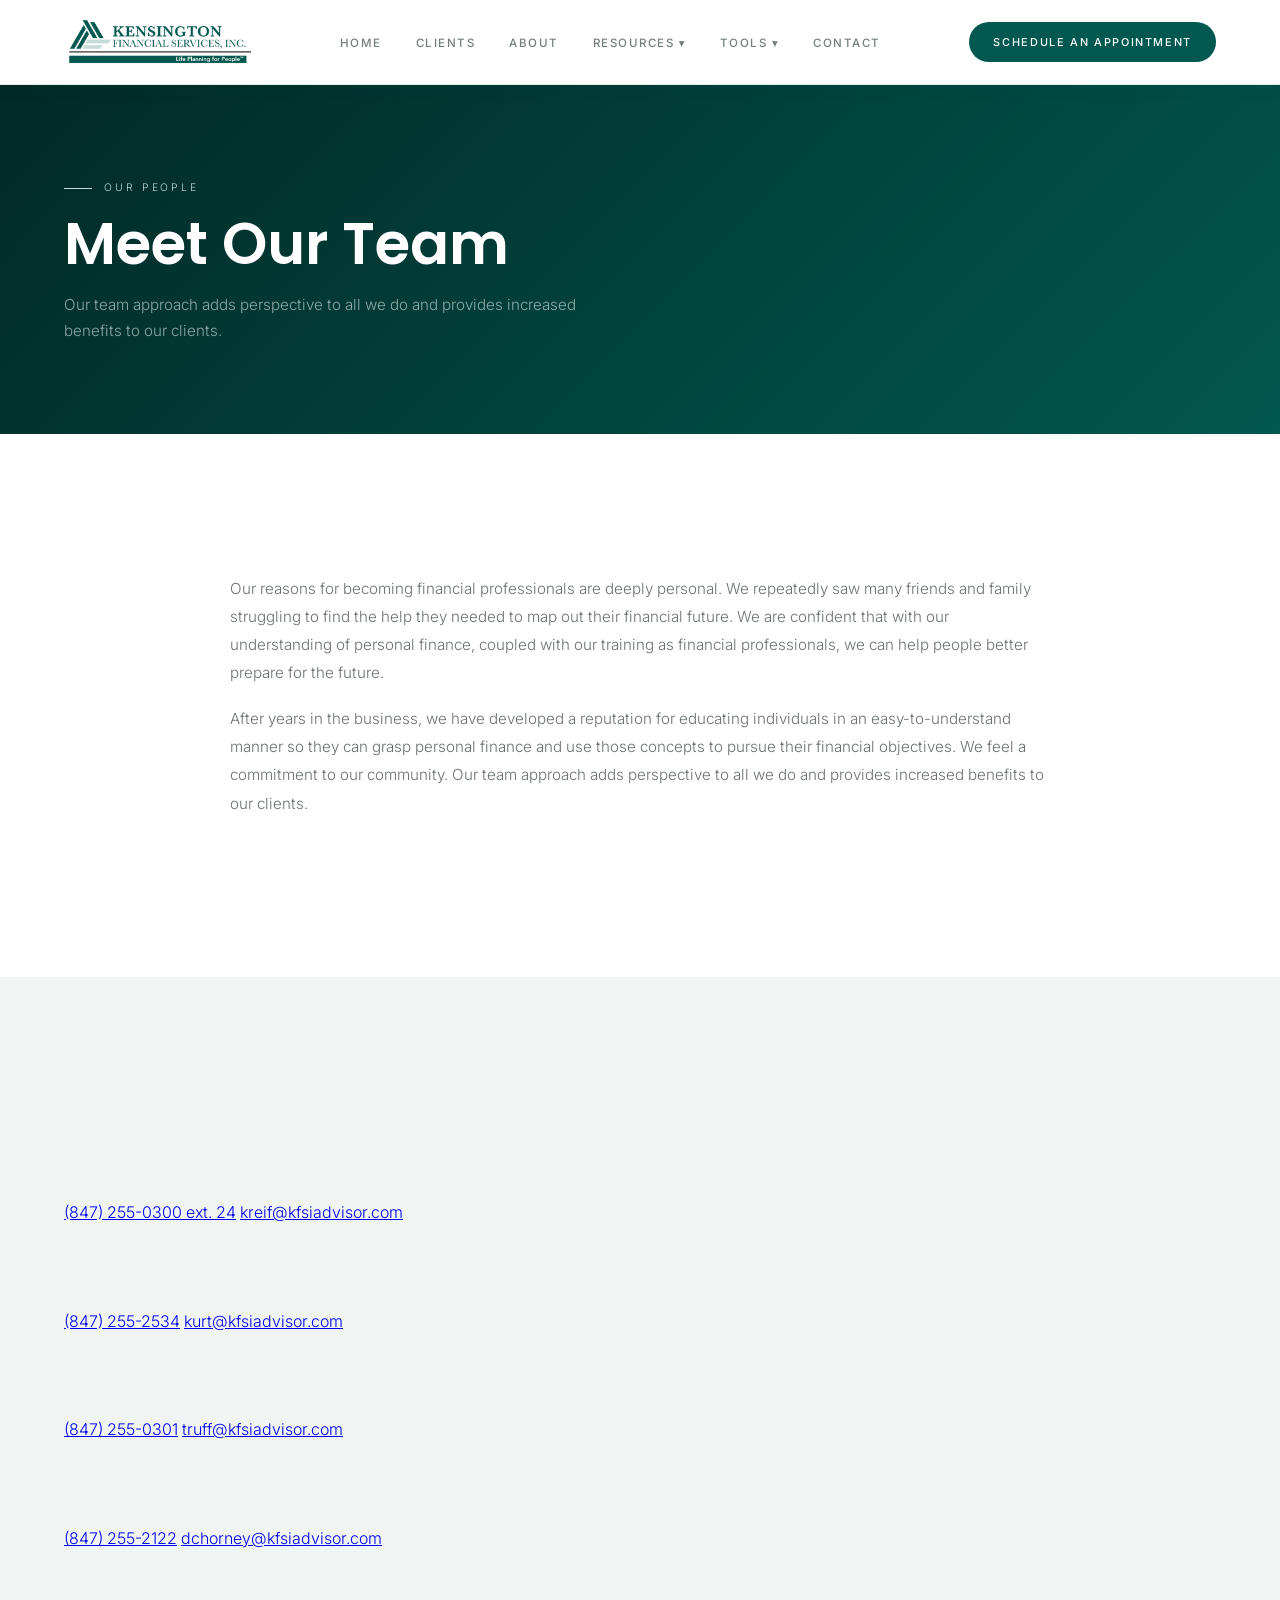
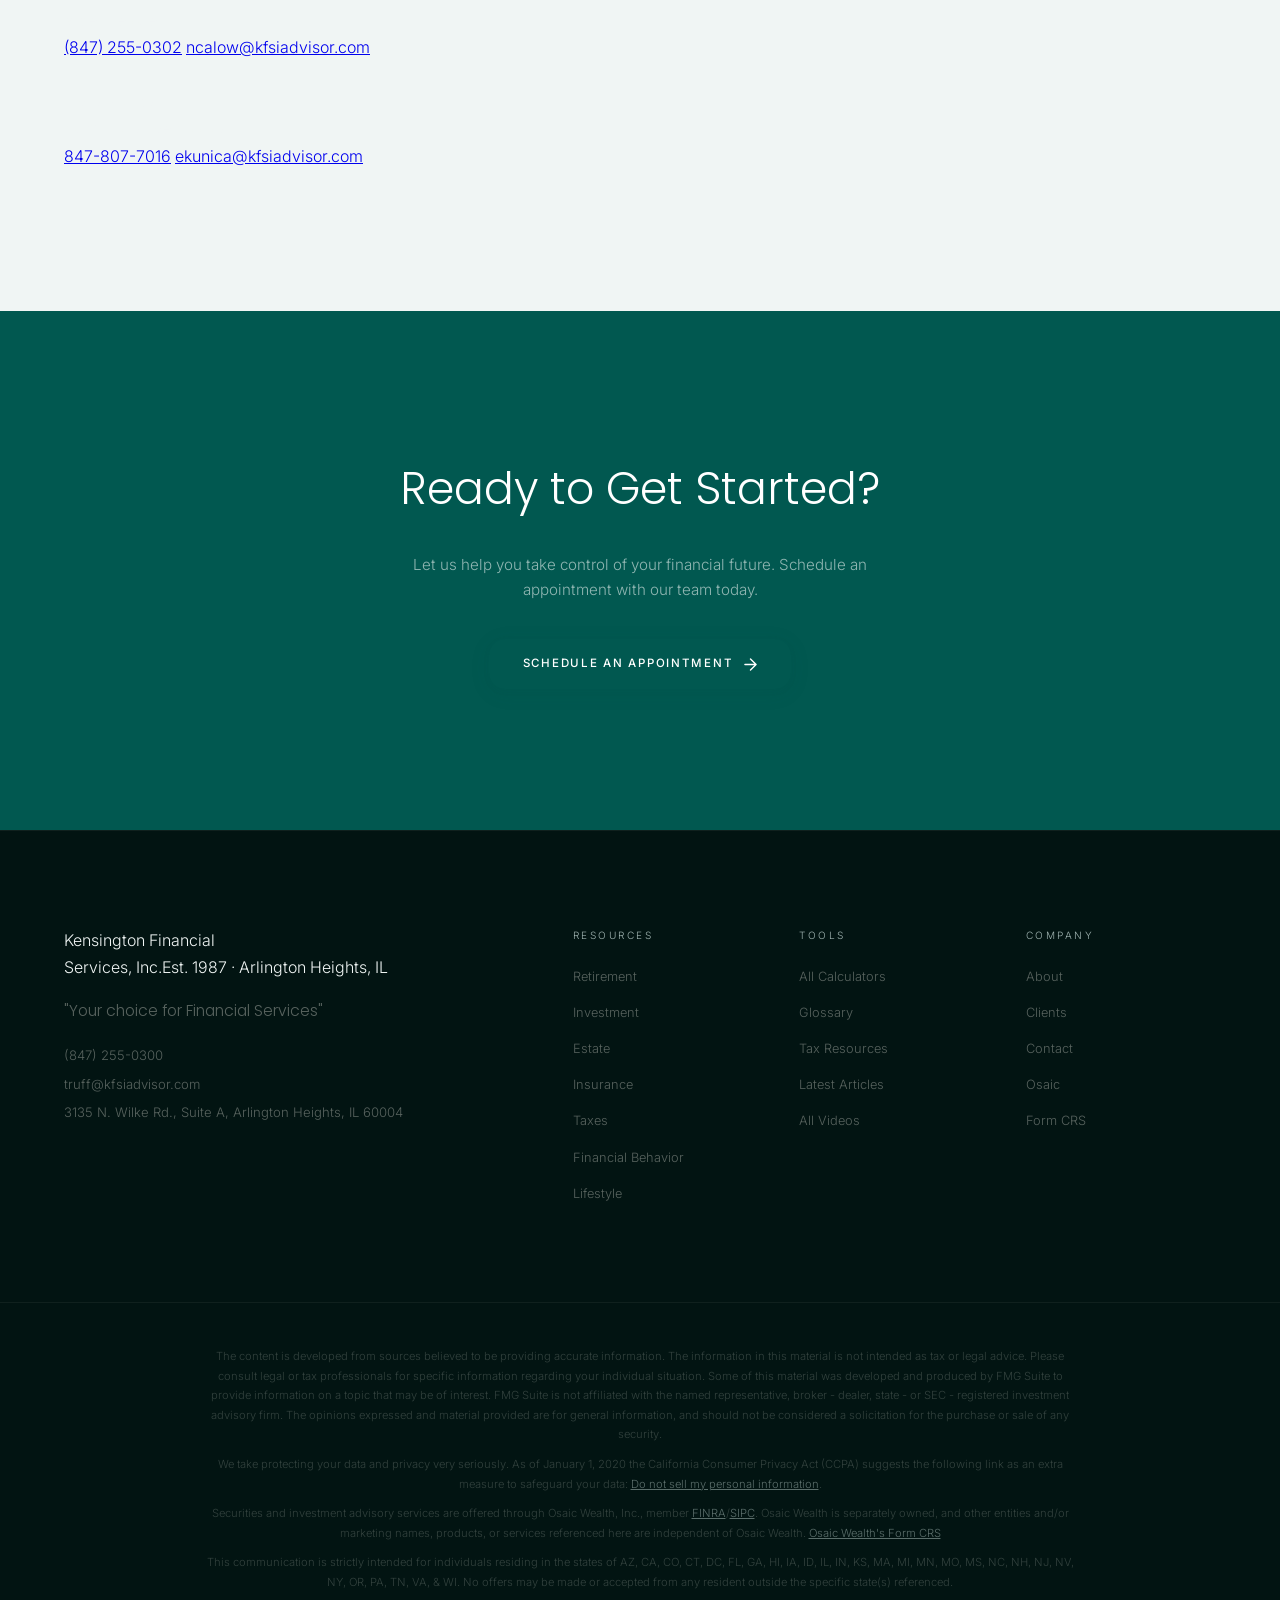
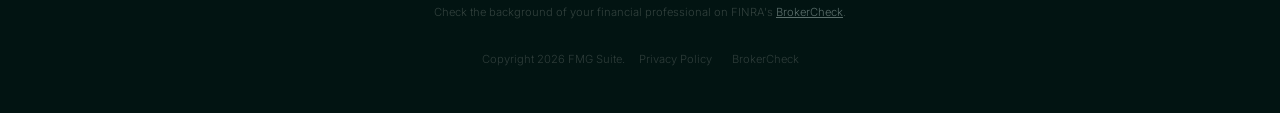
<file: team.html>
<!DOCTYPE html>
<html lang="en">
<head>
<meta charset="UTF-8">
<meta name="viewport" content="width=device-width, initial-scale=1.0">
<title>Team | Kensington Financial Services, Inc.</title>
<link rel="preconnect" href="https://fonts.googleapis.com">
<link rel="preconnect" href="https://fonts.gstatic.com" crossorigin>
<link href="https://fonts.googleapis.com/css2?family=Poppins:wght@300;400;500;600;700&family=Inter:wght@300;400;500&display=swap" rel="stylesheet">
<link rel="stylesheet" href="styles.css">
</head>
<body class="inner">

<div id="prog"></div>
<nav class="nav" id="nav">
  <a href="index.html" class="nav-logo">
    <img src="logo.png" alt="Kensington Financial Services, Inc." style="height:48px;width:auto;display:block">
  </a>
  <ul class="nav-links">
    <li><a href="index.html">Home</a></li>
    <li><a href="clients.html">Clients</a></li>
    <li><a href="about.html">About</a></li>
    <li class="has-drop">
      <a href="resources.html">Resources &#9662;</a>
      <ul class="drop">
        <li><a href="resources.html">Lifestyle</a></li>
        <li><a href="resources.html">Investment</a></li>
        <li><a href="resources.html">Retirement</a></li>
        <li><a href="resources.html">Kensington Insurance</a></li>
        <li><a href="resources.html">Financial Behavior</a></li>
        <li><a href="resources.html">Estate</a></li>
        <li><a href="resources.html">Taxes</a></li>
      </ul>
    </li>
    <li class="has-drop">
      <a href="#">Tools &#9662;</a>
      <ul class="drop">
        <li><a href="#">Calculators</a></li>
        <li><a href="#">Glossary</a></li>
        <li><a href="#">Tax Resources</a></li>
      </ul>
    </li>
    <li><a href="contact.html">Contact</a></li>
  </ul>
  <a href="contact.html" class="nav-cta">Schedule an Appointment</a>
  <button class="hamburger" id="hbg" aria-label="Menu"><span></span><span></span><span></span></button>
</nav>
<div class="mob-menu" id="mob">
  <a href="index.html" onclick="closeMob()">Home</a>
  <a href="clients.html" onclick="closeMob()">Clients</a>
  <a href="about.html" onclick="closeMob()">About</a>
  <a href="resources.html" onclick="closeMob()">Resources</a>
  <a href="contact.html" onclick="closeMob()">Contact</a>
  <a href="contact.html" onclick="closeMob()" class="btn-gold" style="margin-top:8px">Schedule an Appointment</a>
</div>

<!-- PAGE BANNER -->
<div class="page-banner">
  <div class="page-banner-inner">
    <div class="page-banner-eye a">Our People</div>
    <h1 class="page-banner-h1 a d1">Meet Our Team</h1>
    <p class="page-banner-sub a d2">Our team approach adds perspective to all we do and provides increased benefits to our clients.</p>
  </div>
</div>

<!-- TEAM INTRO -->
<div class="page-section white">
  <div class="content-wrap narrow">
    <div class="prose a">
      <p>Our reasons for becoming financial professionals are deeply personal. We repeatedly saw many friends and family struggling to find the help they needed to map out their financial future. We are confident that with our understanding of personal finance, coupled with our training as financial professionals, we can help people better prepare for the future.</p>
      <p>After years in the business, we have developed a reputation for educating individuals in an easy-to-understand manner so they can grasp personal finance and use those concepts to pursue their financial objectives. We feel a commitment to our community. Our team approach adds perspective to all we do and provides increased benefits to our clients.</p>
    </div>
  </div>
</div>

<!-- TEAM GRID -->
<div class="page-section light">
  <div class="content-wrap">
    <div class="team-grid">
      <div class="team-card a d1">
        <div class="t-avatar">KR</div>
        <div class="t-name">Kurt Reif</div>
        <div class="t-role">President</div>
        <div class="t-contacts">
          <a href="tel:8472550300">(847) 255-0300 ext. 24</a>
          <a href="mailto:kreif@kfsiadvisor.com">kreif@kfsiadvisor.com</a>
        </div>
      </div>
      <div class="team-card a d2">
        <div class="t-avatar">KR</div>
        <div class="t-name">Kurt Reif, CFP&reg;</div>
        <div class="t-role">Vice President</div>
        <div class="t-contacts">
          <a href="tel:8472552534">(847) 255-2534</a>
          <a href="mailto:kurt@kfsiadvisor.com">kurt@kfsiadvisor.com</a>
        </div>
      </div>
      <div class="team-card a d3">
        <div class="t-avatar">TR</div>
        <div class="t-name">Terry Ruff</div>
        <div class="t-role">Senior Vice President</div>
        <div class="t-contacts">
          <a href="tel:8472550301">(847) 255-0301</a>
          <a href="mailto:truff@kfsiadvisor.com">truff@kfsiadvisor.com</a>
        </div>
      </div>
      <div class="team-card a d1">
        <div class="t-avatar">DC</div>
        <div class="t-name">Dennis Chorney</div>
        <div class="t-role">Vice President</div>
        <div class="t-contacts">
          <a href="tel:8472552122">(847) 255-2122</a>
          <a href="mailto:dchorney@kfsiadvisor.com">dchorney@kfsiadvisor.com</a>
        </div>
      </div>
      <div class="team-card a d2">
        <div class="t-avatar">NC</div>
        <div class="t-name">Nicole Calow</div>
        <div class="t-role">Vice President</div>
        <div class="t-contacts">
          <a href="tel:8472550302">(847) 255-0302</a>
          <a href="mailto:ncalow@kfsiadvisor.com">ncalow@kfsiadvisor.com</a>
        </div>
      </div>
      <div class="team-card a d3">
        <div class="t-avatar">EK</div>
        <div class="t-name">Elvira Kunica</div>
        <div class="t-role">Administrative Assistant</div>
        <div class="t-contacts">
          <a href="tel:8478077016">847-807-7016</a>
          <a href="mailto:ekunica@kfsiadvisor.com">ekunica@kfsiadvisor.com</a>
        </div>
      </div>
    </div>
  </div>
</div>

<!-- CTA -->
<div class="page-section primary">
  <div class="content-wrap" style="text-align:center">
    <h2 class="a" style="font-family:var(--serif);font-size:clamp(1.8rem,3.5vw,3rem);font-weight:300;color:#fff;margin-bottom:24px">Ready to Get Started?</h2>
    <p class="a d1" style="color:rgba(240,245,244,.6);font-size:.95rem;margin-bottom:36px;max-width:480px;margin-left:auto;margin-right:auto">Let us help you take control of your financial future. Schedule an appointment with our team today.</p>
    <a href="contact.html" class="btn-gold a d2">Schedule an Appointment <svg width="13" height="13" viewBox="0 0 14 14" fill="none"><path d="M1 7H13M7 1L13 7L7 13" stroke="currentColor" stroke-width="1.5" stroke-linecap="round" stroke-linejoin="round"/></svg></a>
  </div>
</div>

<!-- FOOTER -->
<footer class="footer">
  <div class="footer-main">
    <div>
      <div class="footer-logo">Kensington Financial<br>Services, Inc.<span>Est. 1987 &middot; Arlington Heights, IL</span></div>
      <p class="footer-tag">"Your choice for Financial Services"</p>
      <div class="footer-mini">
        <a href="tel:8472550300">(847) 255-0300</a>
        <a href="mailto:truff@kfsiadvisor.com">truff@kfsiadvisor.com</a>
        <a href="#">3135 N. Wilke Rd., Suite A, Arlington Heights, IL 60004</a>
      </div>
    </div>
    <div class="footer-cols">
      <div>
        <div class="fc-title">Resources</div>
        <ul class="fc-links">
          <li><a href="resources.html">Retirement</a></li>
          <li><a href="resources.html">Investment</a></li>
          <li><a href="resources.html">Estate</a></li>
          <li><a href="resources.html">Insurance</a></li>
          <li><a href="resources.html">Taxes</a></li>
          <li><a href="resources.html">Financial Behavior</a></li>
          <li><a href="resources.html">Lifestyle</a></li>
        </ul>
      </div>
      <div>
        <div class="fc-title">Tools</div>
        <ul class="fc-links">
          <li><a href="#">All Calculators</a></li>
          <li><a href="#">Glossary</a></li>
          <li><a href="#">Tax Resources</a></li>
          <li><a href="#">Latest Articles</a></li>
          <li><a href="#">All Videos</a></li>
        </ul>
      </div>
      <div>
        <div class="fc-title">Company</div>
        <ul class="fc-links">
          <li><a href="about.html">About</a></li>
          <li><a href="clients.html">Clients</a></li>
          <li><a href="contact.html">Contact</a></li>
          <li><a href="#">Osaic</a></li>
          <li><a href="#">Form CRS</a></li>
        </ul>
      </div>
    </div>
  </div>
  <hr class="footer-hr">
  <div class="footer-bottom">
    <div class="footer-disc">
      <p>The content is developed from sources believed to be providing accurate information. The information in this material is not intended as tax or legal advice. Please consult legal or tax professionals for specific information regarding your individual situation. Some of this material was developed and produced by FMG Suite to provide information on a topic that may be of interest. FMG Suite is not affiliated with the named representative, broker - dealer, state - or SEC - registered investment advisory firm. The opinions expressed and material provided are for general information, and should not be considered a solicitation for the purchase or sale of any security.</p>
      <p>We take protecting your data and privacy very seriously. As of January 1, 2020 the California Consumer Privacy Act (CCPA) suggests the following link as an extra measure to safeguard your data: <a href="#">Do not sell my personal information</a>.</p>
      <p>Securities and investment advisory services are offered through Osaic Wealth, Inc., member <a href="#">FINRA</a>/<a href="#">SIPC</a>. Osaic Wealth is separately owned, and other entities and/or marketing names, products, or services referenced here are independent of Osaic Wealth. <a href="#">Osaic Wealth's Form CRS</a></p>
      <p>This communication is strictly intended for individuals residing in the states of AZ, CA, CO, CT, DC, FL, GA, HI, IA, ID, IL, IN, KS, MA, MI, MN, MO, MS, NC, NH, NJ, NV, NY, OR, PA, TN, VA, &amp; WI. No offers may be made or accepted from any resident outside the specific state(s) referenced.</p>
      <p>Check the background of your financial professional on FINRA's <a href="#">BrokerCheck</a>.</p>
    </div>
    <div class="footer-legal">
      <div class="footer-cr">Copyright 2026 FMG Suite.</div>
      <div class="footer-legal-links">
        <a href="#">Privacy Policy</a>
        <a href="#">BrokerCheck</a>
      </div>
    </div>
  </div>
</footer>
<script src="main.js"></script>
</body>
</html>
</file>
<file: styles.css>
*,*::before,*::after{box-sizing:border-box;margin:0;padding:0}
em{font-style:normal}
:root{
  --dark:#021412;
  --cream:#F0F5F4;
  --gold:#C7DBD8;
  --gold-light:#D8E9E7;
  --white:#FFFFFF;
  --muted:#6B7170;
  --navy:#015850;
  --navy-light:#016E63;
  --serif:'Poppins',sans-serif;
  --sans:'Inter',system-ui,sans-serif;
  --max:1380px;
  --sp:clamp(80px,11vw,150px);
  --hp:clamp(24px,5vw,80px);
  --radius-sm:8px;
  --radius-md:16px;
  --radius-lg:24px;
  --radius-pill:999px;
  --shadow-sm:0 1px 3px rgba(1,88,80,.06),0 1px 2px rgba(1,88,80,.04);
  --shadow-md:0 4px 20px rgba(1,88,80,.10),0 2px 6px rgba(1,88,80,.06);
  --shadow-lg:0 16px 56px rgba(1,88,80,.14),0 4px 16px rgba(1,88,80,.08);
}
html{scroll-behavior:smooth}
body{background:var(--dark);color:var(--cream);font-family:var(--sans);font-weight:300;font-size:1rem;line-height:1.7;overflow-x:hidden}
body.inner{background:#fff}

/* ── PROGRESS ── */
#prog{position:fixed;top:0;left:0;height:2px;background:var(--gold);z-index:9999;width:0;transition:width .08s linear;border-radius:0 var(--radius-pill) var(--radius-pill) 0}

/* ── NAV ── */
.nav{position:fixed;top:0;left:0;right:0;z-index:1000;padding:18px var(--hp);display:flex;align-items:center;justify-content:space-between;transition:all .45s cubic-bezier(.25,.46,.45,.94);background:#fff;border-bottom:1px solid rgba(1,88,80,.12);box-shadow:0 1px 20px rgba(1,88,80,.06);backdrop-filter:blur(0px)}
.nav.scrolled{background:rgba(255,255,255,.88);border-bottom:1px solid rgba(1,88,80,.15);box-shadow:0 2px 24px rgba(1,88,80,.09);padding:14px var(--hp);backdrop-filter:blur(20px);-webkit-backdrop-filter:blur(20px)}
.nav-logo{text-decoration:none;display:flex;align-items:center}
.nav-logo img{height:48px;width:auto;display:block;transition:opacity .3s}
.nav-logo img:hover{opacity:.85}
.nav-links{display:flex;align-items:center;gap:34px;list-style:none}
.nav-links a{font-size:.72rem;font-weight:500;letter-spacing:.13em;text-transform:uppercase;color:rgba(2,20,18,.55);text-decoration:none;transition:color .3s}
.nav-links a:hover{color:var(--navy)}
.nav-cta{font-family:var(--sans);font-size:.68rem;font-weight:500;letter-spacing:.15em;text-transform:uppercase;color:var(--white);background:var(--navy);padding:11px 24px;text-decoration:none;transition:all .3s;white-space:nowrap;border-radius:var(--radius-pill)}
.nav-cta:hover{background:var(--navy-light);transform:translateY(-1px)}
.hamburger{display:none;flex-direction:column;gap:5px;cursor:pointer;padding:4px;background:none;border:none}
.hamburger span{display:block;width:24px;height:1px;background:var(--navy);transition:all .3s}
.hamburger.open span:nth-child(1){transform:translateY(6px) rotate(45deg)}
.hamburger.open span:nth-child(2){opacity:0}
.hamburger.open span:nth-child(3){transform:translateY(-6px) rotate(-45deg)}
.mob-menu{display:none;position:fixed;inset:0;background:rgba(2,20,18,.97);backdrop-filter:blur(12px);z-index:999;flex-direction:column;align-items:center;justify-content:center;gap:28px;opacity:0;pointer-events:none;transition:opacity .4s}
.mob-menu.open{opacity:1;pointer-events:all}
.mob-menu a{font-family:var(--serif);font-size:clamp(2rem,6vw,3.2rem);font-weight:300;color:var(--cream);text-decoration:none;transition:color .3s}
.mob-menu a:hover{color:var(--gold)}

/* ── HERO ── */
.hero{position:relative;height:100vh;min-height:600px;display:flex;flex-direction:column;justify-content:center;align-items:flex-start;padding-top:clamp(160px,20vw,260px);padding-bottom:clamp(80px,10vw,140px);padding-left:var(--hp);padding-right:var(--hp);overflow:hidden}
.hero-bg{position:absolute;inset:0;overflow:hidden;will-change:transform;transform-origin:center top}
.hero-bg::after{content:'';position:absolute;inset:0;background:linear-gradient(135deg,rgba(2,20,18,.78) 0%,rgba(1,88,80,.55) 60%,rgba(2,20,18,.65) 100%);z-index:1}
.hero-video{position:absolute;inset:0;width:100%;height:100%;object-fit:cover;object-position:center;z-index:0}
.hero-geo{position:absolute;right:var(--hp);top:50%;transform:translateY(-50%);width:clamp(260px,36vw,540px);height:clamp(260px,36vw,540px);pointer-events:none}
.hero-geo::before{content:'';position:absolute;inset:0;border:1px solid rgba(199,219,216,.18);transform:rotate(10deg)}
.hero-geo::after{content:'';position:absolute;inset:18%;border:1px solid rgba(199,219,216,.10);transform:rotate(-5deg)}
.hero-geo-core{position:absolute;inset:35%;background:linear-gradient(135deg,rgba(1,88,80,.7),rgba(2,20,18,.5));border:1px solid rgba(199,219,216,.28)}
.hero-content{position:relative;z-index:1;max-width:860px}
.hero-eyebrow{font-size:.68rem;font-weight:400;letter-spacing:.3em;text-transform:uppercase;color:var(--gold);margin-bottom:22px;display:flex;align-items:center;gap:14px;opacity:0;animation:fadeUp .8s ease .2s forwards}
.hero-eyebrow::before{content:'';display:block;width:36px;height:1px;background:var(--gold);opacity:.6}
.hero-h1{font-family:var(--serif);font-size:clamp(2.4rem,5vw,5.5rem);font-weight:300;line-height:.9;letter-spacing:-.02em;color:var(--cream);margin-bottom:28px;opacity:0;animation:fadeUp 1s ease .4s forwards}
.hero-h1 em{color:var(--gold);font-weight:600}
.hero-rule{width:56px;height:1px;background:rgba(199,219,216,.45);margin-bottom:24px;opacity:0;animation:fadeUp .8s ease .6s forwards}
.hero-sub{font-family:var(--serif);font-size:clamp(1rem,1.6vw,1.45rem);font-weight:300;color:rgba(247,243,236,.7);margin-bottom:28px;max-width:520px;opacity:0;animation:fadeUp .8s ease .72s forwards}
.hero-body{font-size:.9rem;color:rgba(247,243,236,.48);max-width:480px;line-height:1.85;margin-bottom:44px;opacity:0;animation:fadeUp .8s ease .9s forwards}
.hero-btns{display:flex;align-items:center;gap:28px;flex-wrap:wrap;opacity:0;animation:fadeUp .8s ease 1.1s forwards}
.btn-gold{display:inline-flex;align-items:center;gap:11px;font-size:.72rem;font-weight:500;letter-spacing:.15em;text-transform:uppercase;color:var(--white);background:var(--navy);padding:15px 34px;text-decoration:none;transition:all .3s;border-radius:var(--radius-md);box-shadow:var(--shadow-md)}
.btn-gold:hover{background:var(--navy-light);transform:translateY(-2px)}
.btn-ghost{font-size:.72rem;letter-spacing:.12em;text-transform:uppercase;color:rgba(247,243,236,.55);text-decoration:none;transition:all .3s;border:1px solid rgba(247,243,236,.28);padding:14px 28px;border-radius:var(--radius-md)}
.btn-ghost:hover{color:var(--cream);background:rgba(247,243,236,.1);border-color:rgba(247,243,236,.5)}
.hero-est{position:absolute;bottom:44px;left:var(--hp);z-index:1;font-family:var(--serif);font-size:.95rem;letter-spacing:.01em;color:rgba(247,243,236,.28);opacity:0;animation:fadeUp .8s ease 1.3s forwards}
.hero-scroll-indicator{position:absolute;bottom:36px;right:var(--hp);z-index:1;display:flex;flex-direction:column;align-items:center;gap:8px;opacity:0;animation:fadeUp .8s ease 1.4s forwards}
.hero-scroll-indicator span{font-size:.58rem;letter-spacing:.28em;text-transform:uppercase;color:rgba(247,243,236,.35);writing-mode:vertical-rl}
.scroll-line{width:1px;height:56px;background:linear-gradient(to bottom,rgba(199,219,216,.55),transparent);animation:scrollPulse 2s ease infinite}

/* ── INTRO STRIP ── */
.intro{background:var(--cream);padding:var(--sp) var(--hp)}
.intro-inner{max-width:var(--max);margin:0 auto;display:grid;grid-template-columns:1fr 2fr;gap:clamp(48px,7vw,100px);align-items:end}
.section-label{font-size:.67rem;letter-spacing:.28em;text-transform:uppercase;color:var(--gold);margin-bottom:20px;display:flex;align-items:center;gap:12px}
.section-label::before{content:'';display:block;width:28px;height:1px;background:var(--gold)}
.intro-eyebrow{font-family:var(--serif);font-size:clamp(1.7rem,2.8vw,2.6rem);font-weight:300;color:var(--navy);line-height:1.2}
.intro-pull{font-family:var(--serif);font-size:clamp(1.5rem,2.7vw,2.9rem);font-weight:300;color:var(--dark);line-height:1.35;letter-spacing:-.01em}
.intro-pull strong{font-weight:600;color:var(--navy)}

/* ── PILLARS ── */
/* ── PILLARS / HOW WE WORK ── */
.pillars{background:var(--dark);padding:var(--sp) var(--hp)}
.pillars-head{max-width:var(--max);margin:0 auto 56px;display:flex;justify-content:space-between;align-items:flex-end;gap:40px}
.pillars-title{font-family:var(--serif);font-size:clamp(2.4rem,5vw,5rem);font-weight:300;color:var(--cream);line-height:.95}
.pillars-title em{color:var(--gold)}
.pillars-desc{max-width:300px;font-size:.85rem;color:rgba(247,243,236,.45);line-height:1.75;text-align:right}

/* Card grid */
.pw-grid{max-width:var(--max);margin:0 auto;display:grid;grid-template-columns:1fr 1fr;gap:16px}

/* Base card */
.pw-card{position:relative;height:480px;overflow:hidden;text-decoration:none;display:flex;flex-direction:column;justify-content:space-between;padding:36px 42px 40px;border-radius:var(--radius-lg)}

/* Real image bg */
.pw-bg{position:absolute;inset:0;background-size:cover;background-position:center;z-index:0;transition:transform .9s cubic-bezier(.25,.46,.45,.94)}
.pw-card:hover .pw-bg{transform:scale(1.08)}

/* CSS gradient bgs for non-image cards */
.pw-grad-b{background:linear-gradient(145deg,#071e2b 0%,#0a3d35 55%,#015850 100%)}
.pw-grad-c{background:linear-gradient(155deg,#021412 0%,#012d29 45%,#035f54 100%)}
.pw-grad-d{background:linear-gradient(130deg,#021412 20%,#014038 65%,#016e63 100%)}

/* Geometric decorators for gradient cards */
.pw-geo{position:absolute;inset:0;z-index:1;pointer-events:none}
.pw-grad-b .pw-geo::before{content:'';position:absolute;right:-50px;top:-50px;width:300px;height:300px;border:1px solid rgba(199,219,216,.07);border-radius:50%}
.pw-grad-b .pw-geo::after{content:'';position:absolute;right:-20px;top:-20px;width:190px;height:190px;border:1px solid rgba(199,219,216,.12);border-radius:50%}
.pw-grad-c .pw-geo::before{content:'';position:absolute;left:50%;top:50%;transform:translate(-50%,-50%) rotate(45deg);width:280px;height:280px;border:1px solid rgba(199,219,216,.07)}
.pw-grad-c .pw-geo::after{content:'';position:absolute;left:50%;top:50%;transform:translate(-50%,-50%) rotate(45deg);width:180px;height:180px;border:1px solid rgba(199,219,216,.11)}
.pw-grad-d .pw-geo::before{content:'';position:absolute;bottom:-50px;left:-50px;width:260px;height:260px;border:1px solid rgba(199,219,216,.07);border-radius:50%}
.pw-grad-d .pw-geo::after{content:'';position:absolute;top:40px;right:40px;width:100px;height:100px;border:1px solid rgba(199,219,216,.1);border-radius:50%}

/* Gradient overlay */
.pw-overlay{position:absolute;inset:0;background:linear-gradient(to top,rgba(2,20,18,.96) 0%,rgba(2,20,18,.55) 45%,rgba(2,20,18,.08) 100%);z-index:2;transition:opacity .5s}
.pw-card:hover .pw-overlay{opacity:.92}

/* Number */
.pw-num{position:relative;z-index:3;font-family:var(--serif);font-size:clamp(3.5rem,6vw,5.5rem);font-weight:300;color:rgba(199,219,216,.15);line-height:1;transition:color .5s,transform .5s}
.pw-card:hover .pw-num{color:rgba(199,219,216,.08);transform:translateY(-4px)}

/* Bottom content block */
.pw-bottom{position:relative;z-index:3}
.pw-title{font-family:var(--serif);font-size:clamp(1.25rem,1.9vw,1.9rem);font-weight:500;color:#fff;line-height:1.2;margin:0;transition:transform .4s}
.pw-card:hover .pw-title{transform:translateY(-4px)}

/* Body text — hidden, slides up on hover */
.pw-text{font-size:.84rem;color:rgba(199,219,216,.72);line-height:1.72;margin:0;max-height:0;overflow:hidden;opacity:0;transform:translateY(14px);transition:max-height .5s ease,opacity .45s ease .05s,transform .45s ease .05s}
.pw-card:hover .pw-text{max-height:80px;opacity:1;transform:translateY(0);margin-top:14px}

/* Link — hidden, slides up after text */
.pw-link{display:inline-flex;align-items:center;gap:8px;font-size:.68rem;font-weight:500;letter-spacing:.17em;text-transform:uppercase;color:var(--gold);max-height:0;overflow:hidden;opacity:0;transform:translateY(10px);transition:max-height .4s ease .1s,opacity .38s ease .2s,transform .38s ease .15s}
.pw-card:hover .pw-link{max-height:36px;opacity:1;transform:translateY(0);margin-top:18px}
.pw-arrow{display:inline-block;transition:transform .35s}
.pw-card:hover .pw-arrow{transform:translateX(6px)}

/* Gold bottom sweep */
.pw-card::after{content:'';position:absolute;bottom:0;left:0;right:0;height:2px;background:var(--gold);transform:scaleX(0);transform-origin:left;transition:transform .55s cubic-bezier(.25,.46,.45,.94);z-index:4;border-radius:0 0 var(--radius-lg) var(--radius-lg)}
.pw-card:hover::after{transform:scaleX(1)}

/* ── QUOTE ── */
.quote{background:var(--navy);padding:clamp(90px,14vw,190px) var(--hp);position:relative;overflow:hidden}
.quote::before{content:'\201C';position:absolute;top:-80px;left:calc(var(--hp) - 20px);font-family:var(--serif);font-size:clamp(14rem,28vw,38rem);font-weight:700;color:rgba(199,219,216,.055);line-height:1;pointer-events:none;user-select:none}
.quote-inner{max-width:960px;margin:0 auto;text-align:center;position:relative;z-index:1;background:rgba(255,255,255,.04);border-radius:var(--radius-lg);padding:clamp(48px,7vw,80px)}
.quote-rule{width:56px;height:1px;background:rgba(199,219,216,.4);margin:0 auto 44px}
.quote-text{font-family:var(--serif);font-size:clamp(1.9rem,4.2vw,5.2rem);font-weight:300;color:var(--cream);line-height:1.2;letter-spacing:-.01em;margin-bottom:36px}
.quote-by{font-size:.72rem;letter-spacing:.22em;text-transform:uppercase;color:var(--gold)}

/* ── ABOUT SPLITS ── */
.split{padding:var(--sp) var(--hp)}
.split:nth-of-type(odd){background:var(--cream)}
.split:nth-of-type(even){background:var(--white)}
.split-inner{max-width:var(--max);margin:0 auto;display:grid;grid-template-columns:1fr 1fr;gap:clamp(56px,8vw,110px);align-items:center}
.split-inner.rev{direction:rtl}
.split-inner.rev>*{direction:ltr}
.split-visual{position:relative;aspect-ratio:4/5;border-radius:var(--radius-lg);overflow:hidden}
.split-block{position:absolute;inset:0;border-radius:2px}
.split-photo{position:absolute;inset:0;border-radius:0;background-size:cover;background-position:center top;will-change:transform}
.split-accent{position:absolute;top:-18px;right:-18px;width:110px;height:110px;border-radius:var(--radius-sm);opacity:.14}
.split-accent2{position:absolute;bottom:-14px;left:-14px;width:72px;height:72px;border:2px solid var(--gold);opacity:.28;border-radius:var(--radius-sm)}
.split-year{position:absolute;top:50%;left:50%;transform:translate(-50%,-50%);font-family:var(--serif);font-size:clamp(3.5rem,7vw,7.5rem);font-weight:300;text-align:center;opacity:.22;color:var(--gold);line-height:1.1;letter-spacing:-.03em}
.split-caption{position:absolute;bottom:36px;left:36px;right:36px;font-family:var(--serif);font-size:.95rem;color:rgba(247,243,236,.45);line-height:1.5}
.split-content .section-label{color:var(--gold)}
.split-h2{font-family:var(--serif);font-size:clamp(1.9rem,3.8vw,4.2rem);font-weight:300;color:var(--navy);line-height:1.05;letter-spacing:-.01em;margin-bottom:24px}
.split-h2 em{color:var(--gold)}
.split-body{font-size:.915rem;color:var(--muted);line-height:1.85;margin-bottom:28px}
.split-link{display:inline-flex;align-items:center;gap:9px;font-size:.7rem;font-weight:500;letter-spacing:.15em;text-transform:uppercase;color:#fff;background:var(--navy);text-decoration:none;border-bottom:none;padding:12px 28px;border-radius:var(--radius-pill);transition:all .3s}
.split-link:hover{background:var(--navy-light);gap:16px}

/* ── TEAM ── */
/* ── TEAM ── */
.team{background:var(--dark);padding:var(--sp) var(--hp)}
.team-intro{max-width:var(--max);margin:0 auto 64px;display:grid;grid-template-columns:1fr 1fr;gap:72px;align-items:start}
.team-h2{font-family:var(--serif);font-size:clamp(2.4rem,5vw,5.2rem);font-weight:300;color:var(--cream);line-height:.95;letter-spacing:-.02em}
.team-h2 em{color:var(--gold)}
.team-intro-body{font-size:.9rem;color:rgba(247,243,236,.45);line-height:1.85}

/* Card grid */
.tm-grid{max-width:var(--max);margin:0 auto;display:grid;grid-template-columns:repeat(3,1fr);gap:16px}

/* Card base */
.tm-card{position:relative;height:420px;overflow:hidden;cursor:default;border-radius:var(--radius-lg)}

/* Photo layer */
.tm-photo{position:absolute;inset:0;background-size:cover;background-position:center top;transition:transform .85s cubic-bezier(.25,.46,.45,.94)}
.tm-card:hover .tm-photo{transform:scale(1.07)}

/* Gradient fallback backgrounds */
.tm-grad{background:linear-gradient(160deg,#071e2b 0%,#015850 100%);display:flex;align-items:center;justify-content:center}
.tm-grad-b{background:linear-gradient(160deg,#021412 0%,#036b60 100%)}
.tm-grad-c{background:linear-gradient(160deg,#0a1a2e 0%,#014038 100%)}
.tm-ini{font-family:var(--serif);font-size:5rem;font-weight:300;color:rgba(199,219,216,.18);letter-spacing:-.04em;line-height:1;transition:opacity .4s}
.tm-card:hover .tm-ini{opacity:.1}

/* Gradient overlay */
.tm-overlay{position:absolute;inset:0;background:linear-gradient(to top,rgba(2,20,18,.97) 0%,rgba(2,20,18,.5) 45%,rgba(2,20,18,.05) 100%);z-index:2;transition:opacity .4s}
.tm-card:hover .tm-overlay{opacity:.98}

/* Content at bottom */
.tm-body{position:absolute;bottom:0;left:0;right:0;padding:28px 34px 32px;z-index:3}
.tm-name{font-family:var(--serif);font-size:1.25rem;font-weight:500;color:#fff;line-height:1.2;transition:transform .4s}
.tm-card:hover .tm-name{transform:translateY(-4px)}
.tm-role{font-size:.62rem;letter-spacing:.2em;text-transform:uppercase;color:var(--gold);margin-top:6px;transition:transform .4s}
.tm-card:hover .tm-role{transform:translateY(-4px)}

/* Contact info — slides up on hover */
.tm-contacts{display:flex;flex-direction:column;gap:8px;max-height:0;overflow:hidden;opacity:0;transform:translateY(14px);transition:max-height .5s ease,opacity .4s ease .08s,transform .4s ease .05s}
.tm-card:hover .tm-contacts{max-height:80px;opacity:1;transform:translateY(0);margin-top:18px}
.tm-contacts a{font-size:.76rem;color:rgba(199,219,216,.7);text-decoration:none;transition:color .3s;display:block;white-space:nowrap;overflow:hidden;text-overflow:ellipsis}
.tm-contacts a:hover{color:var(--gold)}

/* Gold sweep */
.tm-card::after{content:'';position:absolute;bottom:0;left:0;right:0;height:2px;background:var(--gold);transform:scaleX(0);transform-origin:left;transition:transform .55s cubic-bezier(.25,.46,.45,.94);z-index:4;border-radius:0 0 var(--radius-lg) var(--radius-lg)}
.tm-card:hover::after{transform:scaleX(1)}

/* ── RESOURCES ── */
.resources{background:var(--cream);padding:var(--sp) var(--hp)}
.res-head{max-width:var(--max);margin:0 auto 56px;display:flex;justify-content:space-between;align-items:flex-end;gap:32px;flex-wrap:wrap}
.res-h2{font-family:var(--serif);font-size:clamp(2.4rem,5vw,5rem);font-weight:300;color:var(--navy);line-height:.95}
.res-h2 em{color:var(--gold)}
.res-cats{display:flex;flex-wrap:wrap}
.cat{font-size:.66rem;letter-spacing:.15em;text-transform:uppercase;color:var(--muted);background:transparent;border:1px solid rgba(107,107,107,.2);padding:9px 18px;cursor:pointer;transition:all .3s;font-family:var(--sans);border-radius:var(--radius-pill);margin-right:4px;margin-bottom:4px}
.cat:hover,.cat.on{background:var(--navy);color:var(--cream);border-color:var(--navy);position:relative;z-index:1}
.res-grid{max-width:var(--max);margin:0 auto;display:grid;grid-template-columns:7fr 5fr;gap:2px}
.res-feat{grid-row:1/3;min-height:460px;background:var(--navy);padding:56px 48px;display:flex;flex-direction:column;justify-content:flex-end;position:relative;overflow:hidden;border-radius:var(--radius-lg)}
.res-feat-bg{position:absolute;inset:0;background:linear-gradient(135deg,var(--navy) 0%,#012c24 60%,#011c17 100%)}
.res-feat-orb{position:absolute;top:40px;right:40px;width:140px;height:140px;border:1px solid rgba(199,219,216,.13);border-radius:50%}
.res-feat-orb::after{content:'';position:absolute;inset:20px;border:1px solid rgba(199,219,216,.08);border-radius:50%}
.res-feat-content{position:relative;z-index:1}
.res-tag{font-size:.63rem;letter-spacing:.25em;text-transform:uppercase;color:var(--gold);margin-bottom:14px}
.res-feat-title{font-family:var(--serif);font-size:clamp(1.4rem,2.4vw,2.4rem);font-weight:300;color:var(--cream);line-height:1.2;margin-bottom:14px}
.res-feat-desc{font-size:.85rem;color:rgba(247,243,236,.45);margin-bottom:26px}
.res-link{display:inline-flex;align-items:center;gap:8px;font-size:.68rem;font-weight:500;letter-spacing:.15em;text-transform:uppercase;color:var(--gold);text-decoration:none;transition:gap .3s}
.res-link:hover{gap:14px}
.res-card{background:var(--white);padding:38px;display:flex;flex-direction:column;justify-content:space-between;border:1px solid rgba(1,88,80,.05);transition:all .3s;cursor:pointer;border-radius:var(--radius-md);box-shadow:var(--shadow-sm)}
.res-card:hover{background:var(--navy)}
.res-card:hover .res-card-title,.res-card:hover .res-link{color:var(--cream)}
.res-card:hover .res-card-body{color:rgba(247,243,236,.45)}
.res-card-title{font-family:var(--serif);font-size:1.3rem;font-weight:400;color:var(--navy);line-height:1.2;margin-bottom:10px;transition:color .3s}
.res-card-body{font-size:.82rem;color:var(--muted);line-height:1.65;margin-bottom:18px;transition:color .3s}
.res-cats-mini{max-width:var(--max);margin:2px auto 0;display:grid;grid-template-columns:repeat(4,1fr);gap:2px}
.res-mini{background:var(--cream);border:1px solid rgba(1,88,80,.08);padding:32px 32px 28px;display:flex;flex-direction:column;justify-content:space-between;gap:20px;cursor:pointer;transition:all .3s;border-radius:var(--radius-md)}
.res-mini:hover{background:var(--navy)}
.res-mini:hover .res-mini-title{color:var(--cream)}
.res-mini:hover .res-link{color:var(--gold)}
.res-mini-title{font-family:var(--serif);font-size:1.1rem;font-weight:400;color:var(--navy);transition:color .3s}

/* ── CONTACT ── */
.contact{display:grid;grid-template-columns:5fr 7fr;min-height:80vh}
.contact-l{background:var(--navy);padding:clamp(56px,8vw,110px) clamp(36px,5vw,72px);display:flex;flex-direction:column;justify-content:space-between;position:relative;overflow:hidden}
.contact-l::before{content:'';position:absolute;top:-40%;right:-28%;width:480px;height:480px;background:radial-gradient(circle,rgba(199,219,216,.05) 0%,transparent 70%);border-radius:50%}
.contact-l-content{position:relative;z-index:1}
.contact-h2{font-family:var(--serif);font-size:clamp(2.3rem,3.8vw,4.2rem);font-weight:300;color:var(--cream);line-height:1.05;letter-spacing:-.02em;margin-bottom:44px}
.contact-h2 em{color:var(--gold)}
.contact-details{display:flex;flex-direction:column;gap:28px}
.cd-label{font-size:.63rem;letter-spacing:.25em;text-transform:uppercase;color:var(--gold);opacity:.8;margin-bottom:5px}
.cd-val{font-family:var(--serif);font-size:1.08rem;color:var(--cream);line-height:1.45}
.cd-val a{color:inherit;text-decoration:none;transition:color .3s}
.cd-val a:hover{color:var(--gold)}
.contact-hours{margin-top:36px;padding-top:36px;border-top:1px solid rgba(247,243,236,.1)}
.contact-geo{position:absolute;bottom:36px;right:36px;width:88px;height:88px;border:1px solid rgba(199,219,216,.14);transform:rotate(14deg);border-radius:var(--radius-sm)}
.contact-r{background:var(--white);padding:clamp(56px,8vw,110px) clamp(36px,5vw,72px);display:flex;flex-direction:column;justify-content:center}
.contact-r-h3{font-family:var(--serif);font-size:clamp(1.45rem,2.4vw,2.4rem);font-weight:300;color:var(--navy);margin-bottom:6px}
.contact-r-sub{font-size:.86rem;color:var(--muted);margin-bottom:44px}
.fg{margin-bottom:26px;position:relative}
.fg label{display:block;font-size:.66rem;letter-spacing:.2em;text-transform:uppercase;color:var(--muted);margin-bottom:9px;transition:color .3s}
.fg:focus-within label{color:var(--navy)}
.fi{width:100%;background:#fff;border:1.5px solid rgba(1,88,80,.15);border-radius:var(--radius-sm);padding:12px 16px;font-family:var(--serif);font-size:1rem;color:var(--dark);outline:none;transition:border-color .3s,box-shadow .3s}
.fi:focus{border-color:var(--navy);box-shadow:0 0 0 3px rgba(1,88,80,.08);background:#fff}
.fi::placeholder{color:rgba(107,107,107,.38)}
.fi.ta{resize:vertical;min-height:88px}
.frow{display:grid;grid-template-columns:1fr 1fr;gap:28px}
.fsub{display:inline-flex;align-items:center;gap:11px;font-size:.72rem;font-weight:500;letter-spacing:.15em;text-transform:uppercase;color:var(--white);background:var(--navy);border:none;padding:16px 36px;cursor:pointer;transition:all .3s;margin-top:10px;font-family:var(--sans);border-radius:var(--radius-pill);box-shadow:var(--shadow-md)}
.fsub:hover{background:var(--dark);transform:translateY(-2px)}

/* ── FOOTER ── */
.footer{background:var(--dark);border-top:1px solid rgba(247,243,236,.055)}
.footer-main{padding:clamp(56px,8vw,96px) var(--hp);display:grid;grid-template-columns:2fr 3fr;gap:80px}
.footer-logo{margin-bottom:18px}
.footer-logo-img{height:52px;width:auto;display:block;filter:brightness(0) invert(1);opacity:.9}
.footer-tag{font-family:var(--serif);font-size:.98rem;color:rgba(247,243,236,.35);line-height:1.5;margin-bottom:22px}
.footer-mini a{display:block;font-size:.82rem;color:rgba(247,243,236,.35);text-decoration:none;margin-bottom:6px;transition:color .3s}
.footer-mini a:hover{color:var(--gold)}
.footer-cols{display:grid;grid-template-columns:repeat(3,1fr);gap:36px}
.fc-title{font-size:.63rem;letter-spacing:.25em;text-transform:uppercase;color:var(--gold);margin-bottom:18px;opacity:.8}
.fc-links{list-style:none;display:flex;flex-direction:column;gap:9px}
.fc-links a{font-size:.8rem;color:rgba(247,243,236,.35);text-decoration:none;transition:color .3s}
.fc-links a:hover{color:var(--cream)}
.footer-hr{border:none;border-top:1px solid rgba(247,243,236,.055);margin:0}
.footer-bottom{padding:44px var(--hp);text-align:center}
.footer-disc{font-size:.7rem;color:rgba(247,243,236,.2);line-height:1.75;max-width:880px;margin:0 auto}
.footer-disc p{margin-bottom:10px}
.footer-disc a{color:rgba(199,219,216,.45);text-decoration:underline;transition:color .3s}
.footer-disc a:hover{color:var(--gold)}
.footer-legal{display:flex;justify-content:center;align-items:center;margin-top:28px;flex-wrap:wrap;gap:14px}
.footer-cr{font-size:.7rem;color:rgba(247,243,236,.18)}
.footer-legal-links{display:flex;gap:20px}
.footer-legal-links a{font-size:.7rem;color:rgba(247,243,236,.18);text-decoration:none;transition:color .3s}
.footer-legal-links a:hover{color:rgba(247,243,236,.45)}

/* ── LIGHT SECTION OVERRIDES (secondary #C7DBD8 is invisible on light bg) ── */
.intro .section-label,.split .section-label,.resources .section-label,.contact-r .section-label{color:var(--navy)}
.intro .section-label::before,.split .section-label::before,.resources .section-label::before,.contact-r .section-label::before{background:var(--navy)}
.split-h2 em{color:var(--navy-light)}
.res-h2 em{color:var(--navy-light)}
.res-tag{color:var(--navy)}
.res-card:hover .res-tag,.res-mini:hover .res-tag,.res-feat .res-tag{color:var(--gold)}
.res-card:hover .res-link{color:var(--gold)}
.res-mini:hover .res-link{color:var(--gold)}
.split-link:hover{background:var(--navy-light)}
.split-accent2{border-color:var(--navy-light)}
.split-year{color:var(--gold)}

/* ── ANIMATE ── */
@keyframes fadeUp{from{opacity:0;transform:translateY(28px)}to{opacity:1;transform:translateY(0)}}
@keyframes scrollPulse{0%{opacity:1;transform:scaleY(1) translateY(0)}100%{opacity:0;transform:scaleY(.6) translateY(24px)}}
.a{opacity:0;transform:translateY(36px);transition:opacity .85s cubic-bezier(.25,.46,.45,.94),transform .85s cubic-bezier(.25,.46,.45,.94)}
.a.v{opacity:1;transform:translateY(0)}
.slide-l{opacity:0;transform:translateX(-52px);transition:opacity .9s cubic-bezier(.25,.46,.45,.94),transform .9s cubic-bezier(.25,.46,.45,.94)}
.slide-l.v{opacity:1;transform:translateX(0)}
.slide-r{opacity:0;transform:translateX(52px);transition:opacity .9s cubic-bezier(.25,.46,.45,.94),transform .9s cubic-bezier(.25,.46,.45,.94)}
.slide-r.v{opacity:1;transform:translateX(0)}
.scale-up{opacity:0;transform:scale(.93) translateY(18px);transition:opacity 1s cubic-bezier(.25,.46,.45,.94),transform 1s cubic-bezier(.25,.46,.45,.94)}
.scale-up.v{opacity:1;transform:scale(1) translateY(0)}
.d1{transition-delay:.1s}.d2{transition-delay:.2s}.d3{transition-delay:.3s}.d4{transition-delay:.4s}.d5{transition-delay:.5s}.d6{transition-delay:.6s}

/* ── RESPONSIVE ── */
@media(max-width:1100px){
  .pw-grid{grid-template-columns:1fr}
  .pw-card{height:380px}
  .split-inner,.split-inner.rev{grid-template-columns:1fr;direction:ltr}
  .split-visual{aspect-ratio:16/9;max-height:320px}
  .team-intro{grid-template-columns:1fr;gap:36px}
  .tm-grid{grid-template-columns:1fr 1fr}
  .tm-card{height:360px}
  .res-grid{grid-template-columns:1fr}
  .res-feat{grid-row:auto}
  .res-cats-mini{grid-template-columns:1fr 1fr}
  .contact{grid-template-columns:1fr}
  .footer-main{grid-template-columns:1fr;gap:44px}
  .footer-cols{grid-template-columns:1fr 1fr}
  .intro-inner{grid-template-columns:1fr;gap:36px}
  .pillars-head{flex-direction:column;align-items:flex-start;margin-bottom:40px}
  .pillars-desc{text-align:left;max-width:100%}
}
@media(max-width:768px){
  .nav-links,.nav-cta{display:none}
  .hamburger{display:flex}
  .mob-menu{display:flex}
  .tm-grid{grid-template-columns:1fr}
  .res-head{flex-direction:column;align-items:flex-start}
  .res-cats-mini{grid-template-columns:1fr 1fr}
  .frow{grid-template-columns:1fr}
  .footer-cols{grid-template-columns:1fr}
  .footer-legal{flex-direction:column;align-items:center}
  .hero-geo{display:none}
}

/* ── DROPDOWN NAV ── */
.has-drop{position:relative}
.drop{opacity:0;visibility:hidden;pointer-events:none;position:absolute;top:calc(100% + 16px);left:50%;transform:translateX(-50%) translateY(-6px);background:#fff;border-radius:var(--radius-md);box-shadow:var(--shadow-lg);min-width:220px;z-index:200;padding:10px 0;border-top:3px solid var(--navy);transition:opacity .22s ease,transform .22s ease,visibility .22s}
.has-drop:hover .drop{opacity:1;visibility:visible;pointer-events:auto;transform:translateX(-50%) translateY(0)}
.drop li{list-style:none}
.drop a{display:flex;align-items:center;gap:10px;padding:10px 20px;font-size:.68rem;color:rgba(2,20,18,.6);letter-spacing:.1em;text-transform:uppercase;font-family:var(--sans);font-weight:500;transition:all .2s;white-space:nowrap;text-decoration:none}
.drop a::before{content:'';width:4px;height:4px;border-radius:50%;background:var(--navy);opacity:0;transition:opacity .2s;flex-shrink:0}
.drop a::after{display:none}
.drop a:hover{background:rgba(1,88,80,.05);color:var(--navy);padding-left:16px}
.drop a:hover::before{opacity:1}
.drop li:not(:last-child) a{border-bottom:1px solid rgba(1,88,80,.06)}

/* ── INNER PAGE BANNER ── */
.page-banner{background:var(--navy);background-size:cover;background-position:center;padding:clamp(120px,14vw,180px) var(--hp) clamp(60px,8vw,90px);position:relative;overflow:hidden}
.page-banner::before{content:'';position:absolute;inset:0;background:linear-gradient(135deg,rgba(2,20,18,.72) 0%,rgba(1,88,80,.55) 100%)}
.page-banner-inner{max-width:var(--max);margin:0 auto;position:relative;z-index:1}
.page-banner-eye{font-size:.65rem;letter-spacing:.28em;text-transform:uppercase;color:var(--gold);margin-bottom:16px;display:flex;align-items:center;gap:12px;font-family:var(--sans)}
.page-banner-eye::before{content:'';display:block;width:28px;height:1px;background:var(--gold)}
.page-banner-h1{font-family:var(--serif);font-size:clamp(2rem,4.5vw,4rem);font-weight:600;color:#fff;line-height:1.1}
.page-banner-sub{font-size:.95rem;color:rgba(240,245,244,.6);margin-top:16px;max-width:540px;font-family:var(--sans);font-weight:300}

/* ── INNER PAGE CONTENT ── */
.page-section{padding:var(--sp) var(--hp)}
.page-section.light{background:var(--cream)}
.page-section.white{background:#fff}
.page-section.dark{background:var(--dark)}
.page-section.primary{background:var(--navy)}
.content-wrap{max-width:var(--max);margin:0 auto}
.content-wrap.narrow{max-width:820px}
.prose h2{font-family:var(--serif);font-size:clamp(1.6rem,3vw,2.6rem);font-weight:600;color:var(--navy);margin-bottom:20px;line-height:1.15}
.prose h3{font-family:var(--serif);font-size:1.3rem;font-weight:600;color:var(--navy);margin-bottom:12px;margin-top:32px}
.prose p{font-size:.95rem;color:var(--muted);line-height:1.85;margin-bottom:18px;font-family:var(--sans)}
.prose ul{margin:0 0 18px 20px}
.prose ul li{font-size:.95rem;color:var(--muted);line-height:1.85;margin-bottom:6px}
.two-col{display:grid;grid-template-columns:1fr 1fr;gap:clamp(48px,7vw,100px);align-items:start}
.three-col{display:grid;grid-template-columns:repeat(3,1fr);gap:32px}
.service-card{background:#fff;border:1px solid rgba(1,88,80,.08);padding:40px 36px;transition:all .35s;cursor:default;border-radius:var(--radius-md);box-shadow:var(--shadow-sm);overflow:hidden}
.service-card:hover{border-color:var(--navy);box-shadow:var(--shadow-lg);transform:translateY(-4px)}
.service-card-num{font-family:var(--serif);font-size:2.5rem;font-weight:300;color:rgba(1,88,80,.15);margin-bottom:16px}
.service-card-title{font-family:var(--serif);font-size:1.2rem;font-weight:600;color:var(--navy);margin-bottom:10px}
.service-card-body{font-size:.85rem;color:var(--muted);line-height:1.75}
.process-step{display:grid;grid-template-columns:80px 1fr;gap:28px;align-items:start;padding:44px 0;border-bottom:1px solid rgba(1,88,80,.08)}
.process-step:last-child{border:none}
.step-num{font-family:var(--serif);font-size:3rem;font-weight:300;color:var(--navy);opacity:.25;line-height:1}
.step-content h3{font-family:var(--serif);font-size:1.3rem;font-weight:600;color:var(--navy);margin-bottom:8px}
.step-content p{font-size:.9rem;color:var(--muted);line-height:1.8}
.value-card{padding:36px;border-left:3px solid var(--navy);background:#fff;transition:background .3s;border-radius:var(--radius-md);box-shadow:var(--shadow-sm)}
.value-card:hover{background:var(--cream)}
.value-card h3{font-family:var(--serif);font-size:1.1rem;font-weight:600;color:var(--navy);margin-bottom:8px}
.value-card p{font-size:.88rem;color:var(--muted);line-height:1.75}
@media(max-width:768px){.two-col,.three-col{grid-template-columns:1fr}}
/* ── ABOUT SPLIT SECTION ── */
.about-split{display:grid;grid-template-columns:1fr 1fr;min-height:640px}
.about-split-left{background:#fff;padding:clamp(56px,7vw,100px) clamp(40px,5vw,76px);display:flex;flex-direction:column;justify-content:center}
.about-split-h2{font-family:var(--serif);font-size:clamp(1.5rem,2.6vw,2.4rem);font-weight:600;color:var(--navy);line-height:1.25;margin-bottom:26px}
.about-split-body{font-family:var(--sans);font-size:.93rem;color:var(--muted);line-height:1.85;margin-bottom:16px;font-weight:300}
.about-split-disclaimer{font-family:var(--sans);font-size:.76rem;color:rgba(107,113,112,.6);line-height:1.7;margin-bottom:34px;margin-top:6px}
.about-split-btn{display:inline-flex;align-items:center;gap:10px;font-family:var(--sans);font-size:.7rem;font-weight:500;letter-spacing:.18em;text-transform:uppercase;color:#fff;background:var(--navy);padding:15px 34px;text-decoration:none;transition:all .3s;align-self:flex-start;border-radius:var(--radius-pill)}
.about-split-btn:hover{background:var(--navy-light);transform:translateY(-2px)}

/* ── TIMELINE GRAPHIC ── */
.about-split-right{background:var(--navy);display:flex;align-items:center;justify-content:center;position:relative;overflow:hidden;min-height:600px}
.tl-wrap{position:relative;width:520px;height:500px;display:flex;align-items:center;justify-content:center;flex-shrink:0}
.tl-glow{position:absolute;top:50%;left:50%;transform:translate(-50%,-50%);width:300px;height:300px;background:radial-gradient(circle,rgba(1,110,99,.35) 0%,transparent 70%);border-radius:50%;pointer-events:none}
.tl-svg{position:absolute;inset:0;width:100%;height:100%}

/* Arc path animation — paused until .tl-play added by JS */
.tl-arc-path{animation:drawPath 2s cubic-bezier(.4,0,.2,1) .2s forwards;animation-play-state:paused}
.tl-growth-path{animation:drawPath 2.2s cubic-bezier(.4,0,.2,1) .6s forwards;animation-play-state:paused}
.tl-fill{opacity:0;animation:fadeIn .8s ease 2s forwards;animation-play-state:paused}
.tl-dot{opacity:0;animation:popIn .4s cubic-bezier(.34,1.56,.64,1) var(--dd) forwards;animation-play-state:paused}
.tl-label{opacity:0;animation:fadeIn .5s ease var(--dd) forwards;animation-play-state:paused}
.tl-arrow{opacity:0;animation:fadeIn .4s ease 2.6s forwards;animation-play-state:paused}

/* Center card */
.tl-center{position:absolute;top:50%;left:50%;transform:translate(-50%,-52%);text-align:center;pointer-events:none}
.tl-years-num{font-family:var(--serif);font-size:clamp(3.5rem,8vw,5.5rem);font-weight:700;color:#fff;line-height:1;opacity:0;animation:countUp .8s ease 1s forwards;animation-play-state:paused}
.tl-years-label{font-family:var(--sans);font-size:.68rem;font-weight:400;letter-spacing:.18em;text-transform:uppercase;color:rgba(199,219,216,.65);line-height:1.5;margin-top:6px;opacity:0;animation:fadeIn .6s ease 1.4s forwards;animation-play-state:paused}

/* Tagline */
.tl-tagline{position:absolute;bottom:28px;left:50%;transform:translateX(-50%);font-family:var(--sans);font-size:.62rem;font-weight:400;letter-spacing:.2em;text-transform:uppercase;color:rgba(199,219,216,.45);white-space:nowrap;opacity:0;animation:fadeIn .8s ease 2.8s forwards;animation-play-state:paused}

/* Chips */
.tl-chip{position:absolute;font-family:var(--sans);font-size:.65rem;font-weight:500;letter-spacing:.12em;text-transform:uppercase;color:#fff;background:rgba(1,88,80,.7);border:1px solid rgba(199,219,216,.25);padding:8px 16px;border-radius:2px;backdrop-filter:blur(6px);opacity:0;animation:fadeIn .6s ease 3s forwards;animation-play-state:paused}
.tl-chip-a{top:32px;left:32px;animation-delay:3s!important}
.tl-chip-b{top:32px;right:32px;animation-delay:3.2s!important}

/* Run all tl animations when scrolled into view */
.about-split-right.tl-play .tl-arc-path,
.about-split-right.tl-play .tl-growth-path,
.about-split-right.tl-play .tl-fill,
.about-split-right.tl-play .tl-dot,
.about-split-right.tl-play .tl-label,
.about-split-right.tl-play .tl-arrow,
.about-split-right.tl-play .tl-years-num,
.about-split-right.tl-play .tl-years-label,
.about-split-right.tl-play .tl-tagline,
.about-split-right.tl-play .tl-chip{animation-play-state:running}

@keyframes drawPath{from{stroke-dashoffset:550}to{stroke-dashoffset:0}}
@keyframes popIn{from{opacity:0;transform:scale(0)}to{opacity:1;transform:scale(1)}}
@keyframes fadeIn{from{opacity:0}to{opacity:1}}
@keyframes countUp{from{opacity:0;transform:translateY(12px)}to{opacity:1;transform:translateY(0)}}

@media(max-width:900px){
  .about-split{grid-template-columns:1fr}
  .about-split-right{min-height:440px}
  .tl-wrap{width:380px;height:360px}
}
</file>
